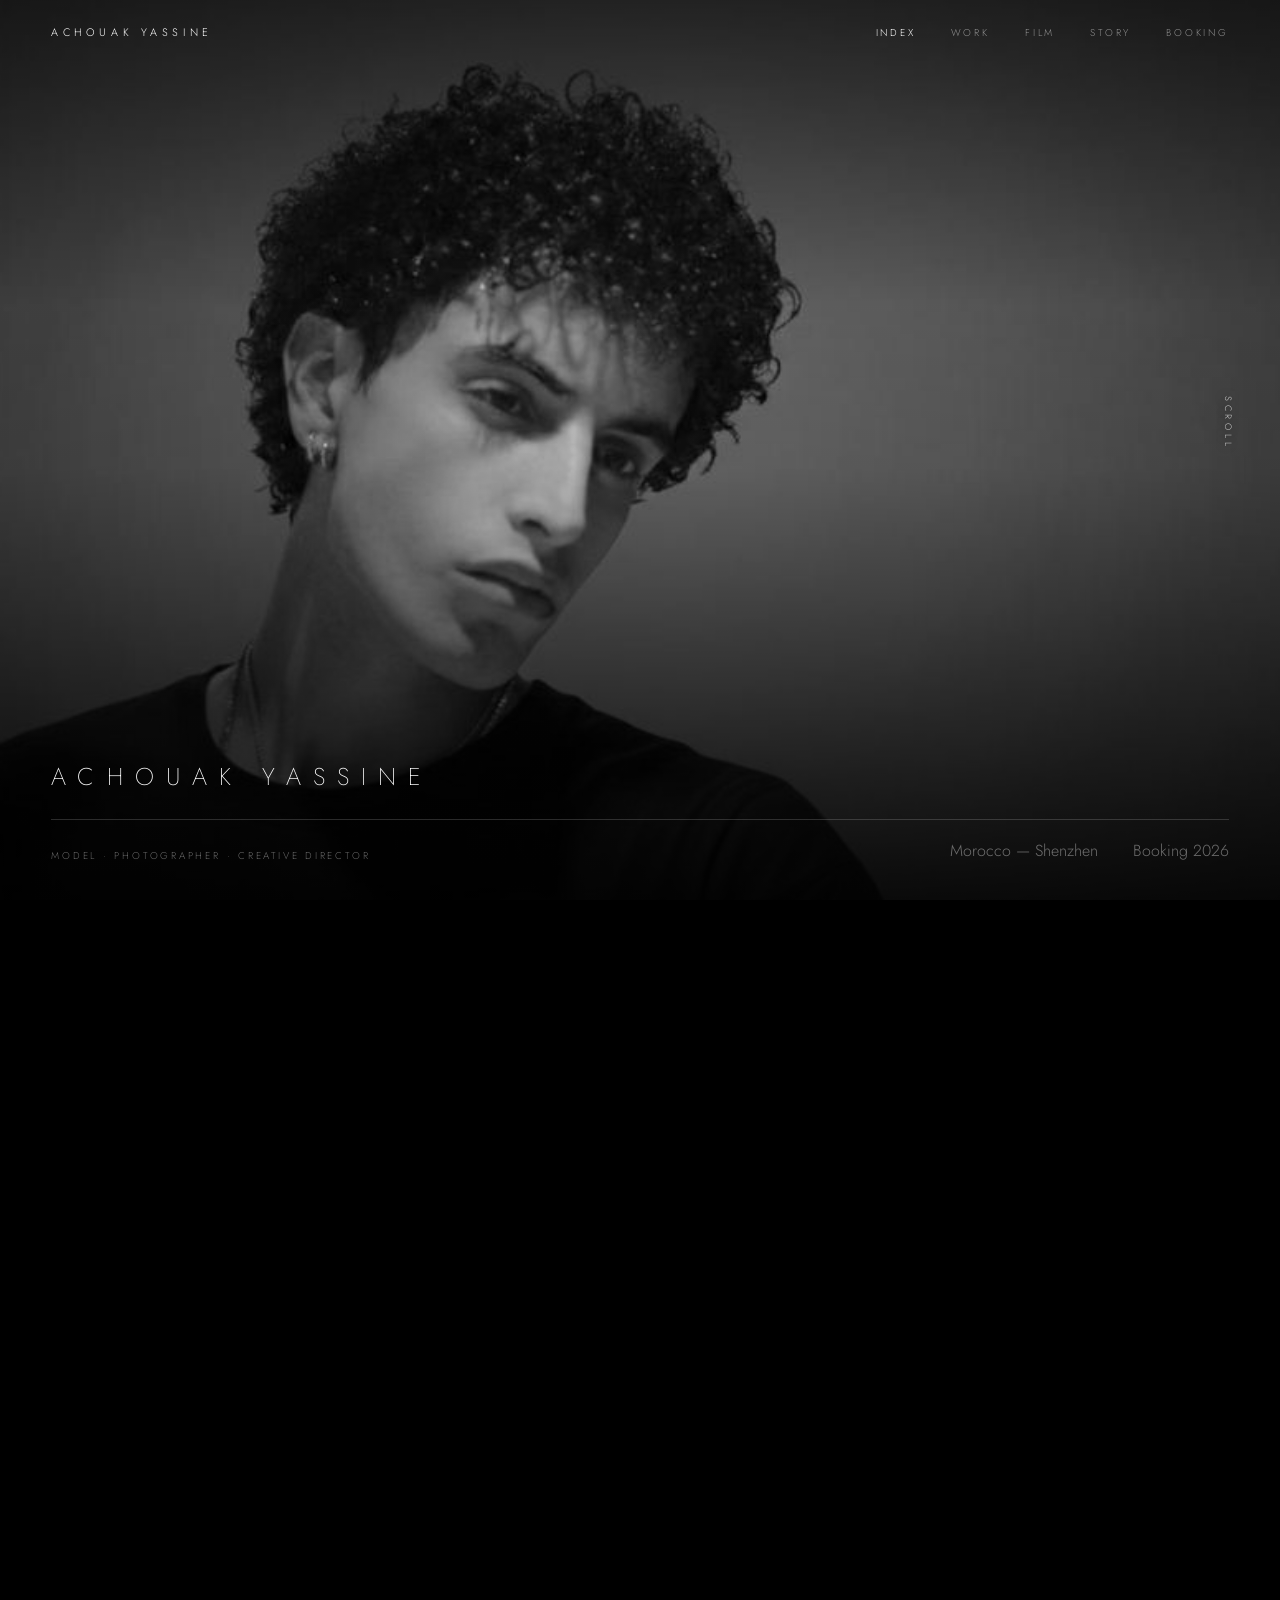
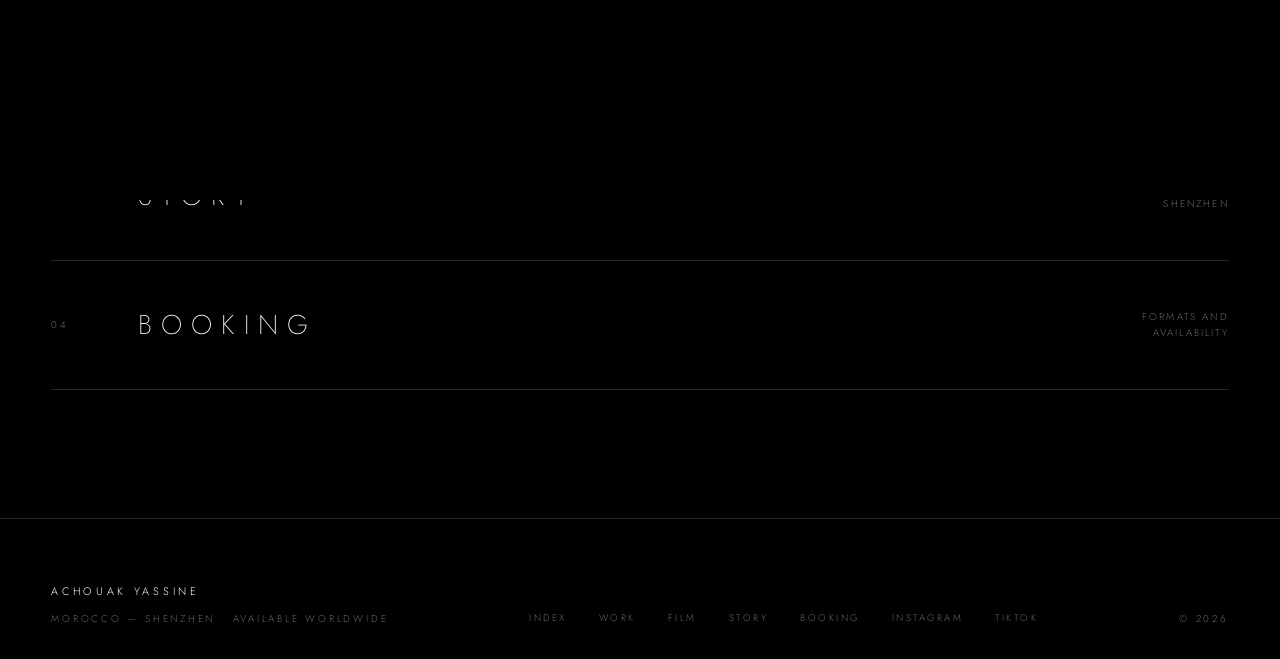
<file: index.html>
<!DOCTYPE html>
<html lang="en">
<head>
<meta charset="utf-8">
<meta name="viewport" content="width=device-width, initial-scale=1">
<title>Achouak Yassine — Model, Photographer, Creative Director</title>
<meta name="description" content="Moroccan model, photographer and creative director based in Shenzhen. Available worldwide.">
<meta name="theme-color" content="#000000">
<link rel="icon" href="data:image/svg+xml,%3Csvg xmlns='http://www.w3.org/2000/svg' viewBox='0 0 64 64'%3E%3Crect width='64' height='64' fill='%23000'/%3E%3Ctext x='32' y='41' font-family='Helvetica,sans-serif' font-size='22' letter-spacing='2' fill='%23fff' text-anchor='middle'%3EAY%3C/text%3E%3C/svg%3E">
<meta property="og:type" content="website">
<meta property="og:title" content="Achouak Yassine — Model, Photographer, Creative Director">
<meta property="og:description" content="Moroccan model, photographer and creative director based in Shenzhen. Available worldwide.">
<meta property="og:image" content="assets/photo-16.jpg">
<meta name="twitter:card" content="summary_large_image">
<link rel="preload" as="font" type="font/woff2" href="assets/fonts/jost-latin.woff2" crossorigin>
<link rel="stylesheet" href="assets/css/base.css">
</head>
<body data-page="index.html">
<a class="skip" href="#main">Skip to content</a>
<div id="curtain"><div class="cw">Achouak Yassine</div></div>
<header class="nav">
  <a class="nav__m" href="index.html" data-label="Achouak Yassine">Achouak Yassine</a>
  <nav class="nav__l" aria-label="Pages">
    <a href="index.html" aria-current="page">Index</a>
    <a href="work.html">Work</a>
    <a href="film.html">Film</a>
    <a href="story.html">Story</a>
    <a href="contact.html">Booking</a>
  </nav>
  <button id="burger" type="button" aria-label="Open menu" aria-expanded="false" aria-controls="menu"><span></span></button>
</header>
<nav id="menu" aria-label="Menu">
  <a href="index.html" data-label="Index">Index<i>01</i></a>
  <a href="work.html" data-label="Work">Work<i>02</i></a>
  <a href="film.html" data-label="Film">Film<i>03</i></a>
  <a href="story.html" data-label="Story">Story<i>04</i></a>
  <a href="contact.html" data-label="Booking">Booking<i>05</i></a>
</nav>
<div id="pre" role="status" aria-live="polite">
  <div class="n">Achouak Yassine</div>
  <div class="b"><i></i></div>
  <div class="c">000</div>
</div>
<main id="main">
<section id="stage">
  <div class="bg"><img src="assets/photo-11.jpg" alt="Achouak Yassine" width="900" height="600" fetchpriority="high" decoding="async"></div>
  <div class="veil"></div>
  <p class="scroll-c">Scroll</p>
  <div class="foot">
    <h1 class="name">Achouak Yassine</h1>
    <div class="bar">
      <p class="tr-s">Model · Photographer · Creative Director</p>
      <p class="r"><span>Morocco — Shenzhen</span><span>Booking <span data-year>2026</span></span></p>
    </div>
  </div>
</section>

<section class="sec"><div class="wrap split" data-g>
  <p class="tr-s" data-rv>Index</p>
  <div>
    <p class="stmt" data-rv>Twenty frames, two continents, <em>one way of looking.</em></p>
    <p class="body" data-rv style="margin-top:2rem">I am a Moroccan model, photographer and creative director based in Shenzhen. I work on both sides of the camera, which means I know what a shoot needs before it needs it.</p>
  </div>
</div></section>

<section class="sec" style="padding-top:0"><div class="wrap" data-g>
  <div class="chs">
    <a class="ch" href="work.html" data-label="Work" data-peek="assets/photo-00.jpg">
      <span class="num">01</span><span class="ch__t">Work</span><span class="ch__d">Twenty frames</span>
    </a>
    <a class="ch" href="film.html" data-label="Film" data-peek="assets/photo-19.jpg">
      <span class="num">02</span><span class="ch__t">Film</span><span class="ch__d">Moving images</span>
    </a>
    <a class="ch" href="story.html" data-label="Story" data-peek="assets/photo-18.jpg">
      <span class="num">03</span><span class="ch__t">Story</span><span class="ch__d">Morocco to Shenzhen</span>
    </a>
    <a class="ch" href="contact.html" data-label="Booking" data-peek="assets/photo-10.jpg">
      <span class="num">04</span><span class="ch__t">Booking</span><span class="ch__d">Formats and availability</span>
    </a>
  </div>
</div></section>
</main>
<div class="peek" id="peek" aria-hidden="true"><img alt=""></div>

<footer class="ft">
  <div>
    <p class="tr">Achouak Yassine</p>
    <p class="tr-s" style="margin-top:.6rem">Morocco — Shenzhen · Available worldwide</p>
  </div>
  <div class="ft__l">
    <a href="index.html" data-label="Index">Index</a>
    <a href="work.html" data-label="Work">Work</a>
    <a href="film.html" data-label="Film">Film</a>
    <a href="story.html" data-label="Story">Story</a>
    <a href="contact.html" data-label="Booking">Booking</a>
    <a href="https://instagram.com/yassine_achouak" target="_blank" rel="noopener noreferrer">Instagram</a>
    <a href="https://www.tiktok.com/@yassine_achouak" target="_blank" rel="noopener noreferrer">TikTok</a>
  </div>
  <p class="tr-s">&copy; <span data-year>2026</span></p>
</footer>
<script src="assets/vendor/gsap.min.js"></script>
<script src="assets/vendor/ScrollTrigger.min.js"></script>
<script src="assets/vendor/lenis.min.js"></script>
<script src="assets/js/app.js"></script>
</body>
</html>
</file>
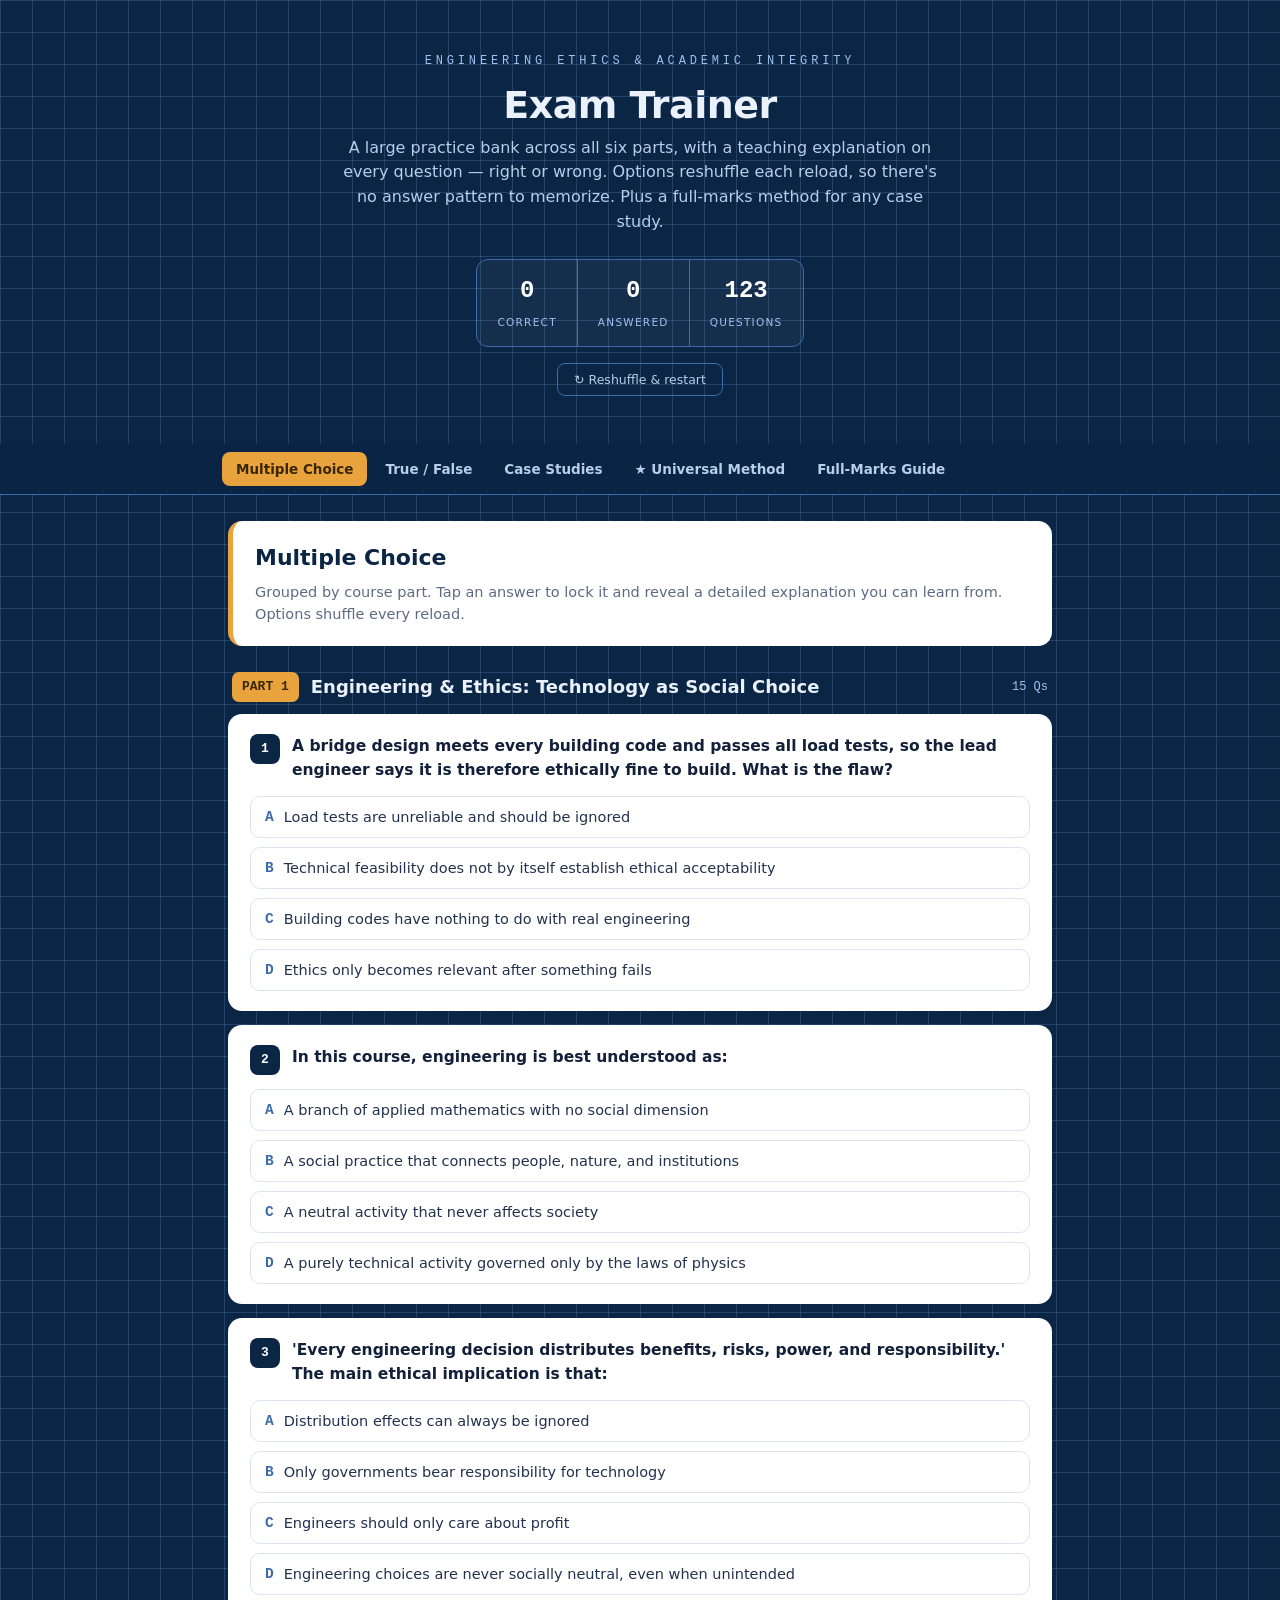
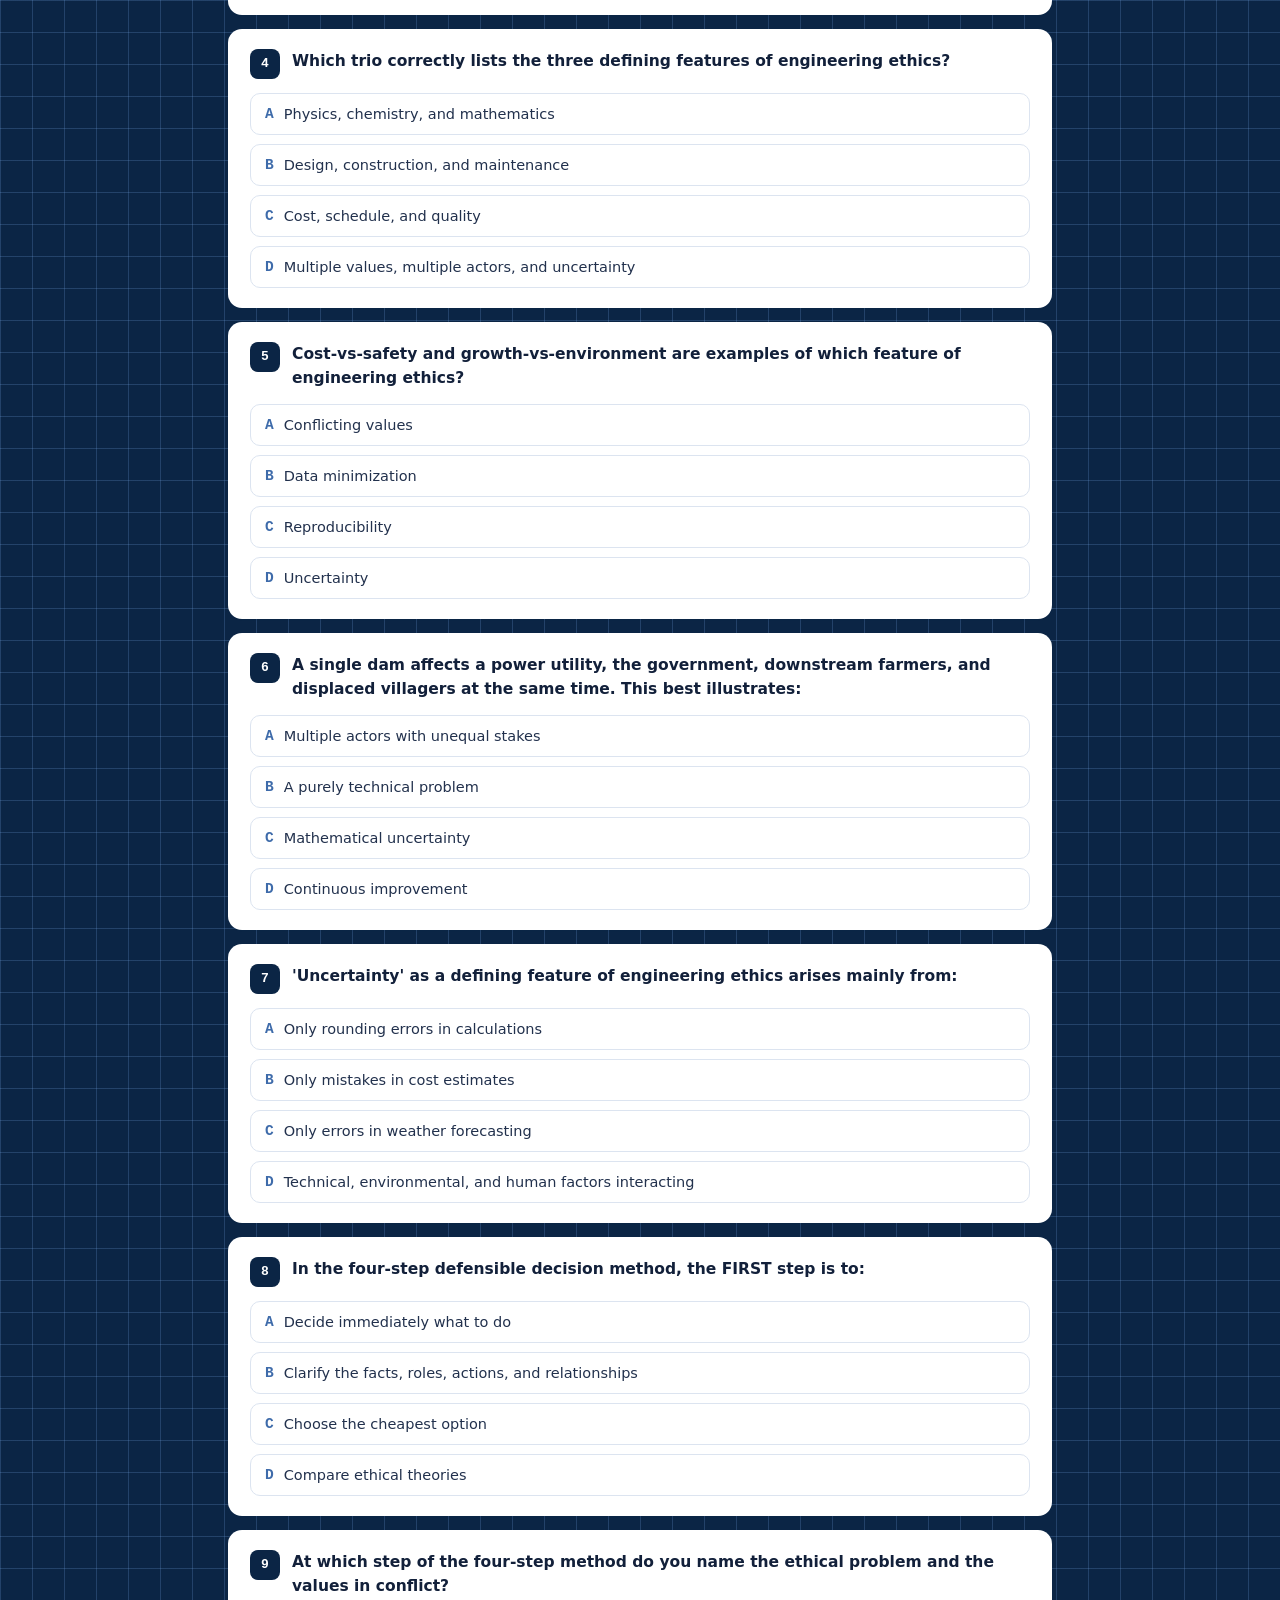
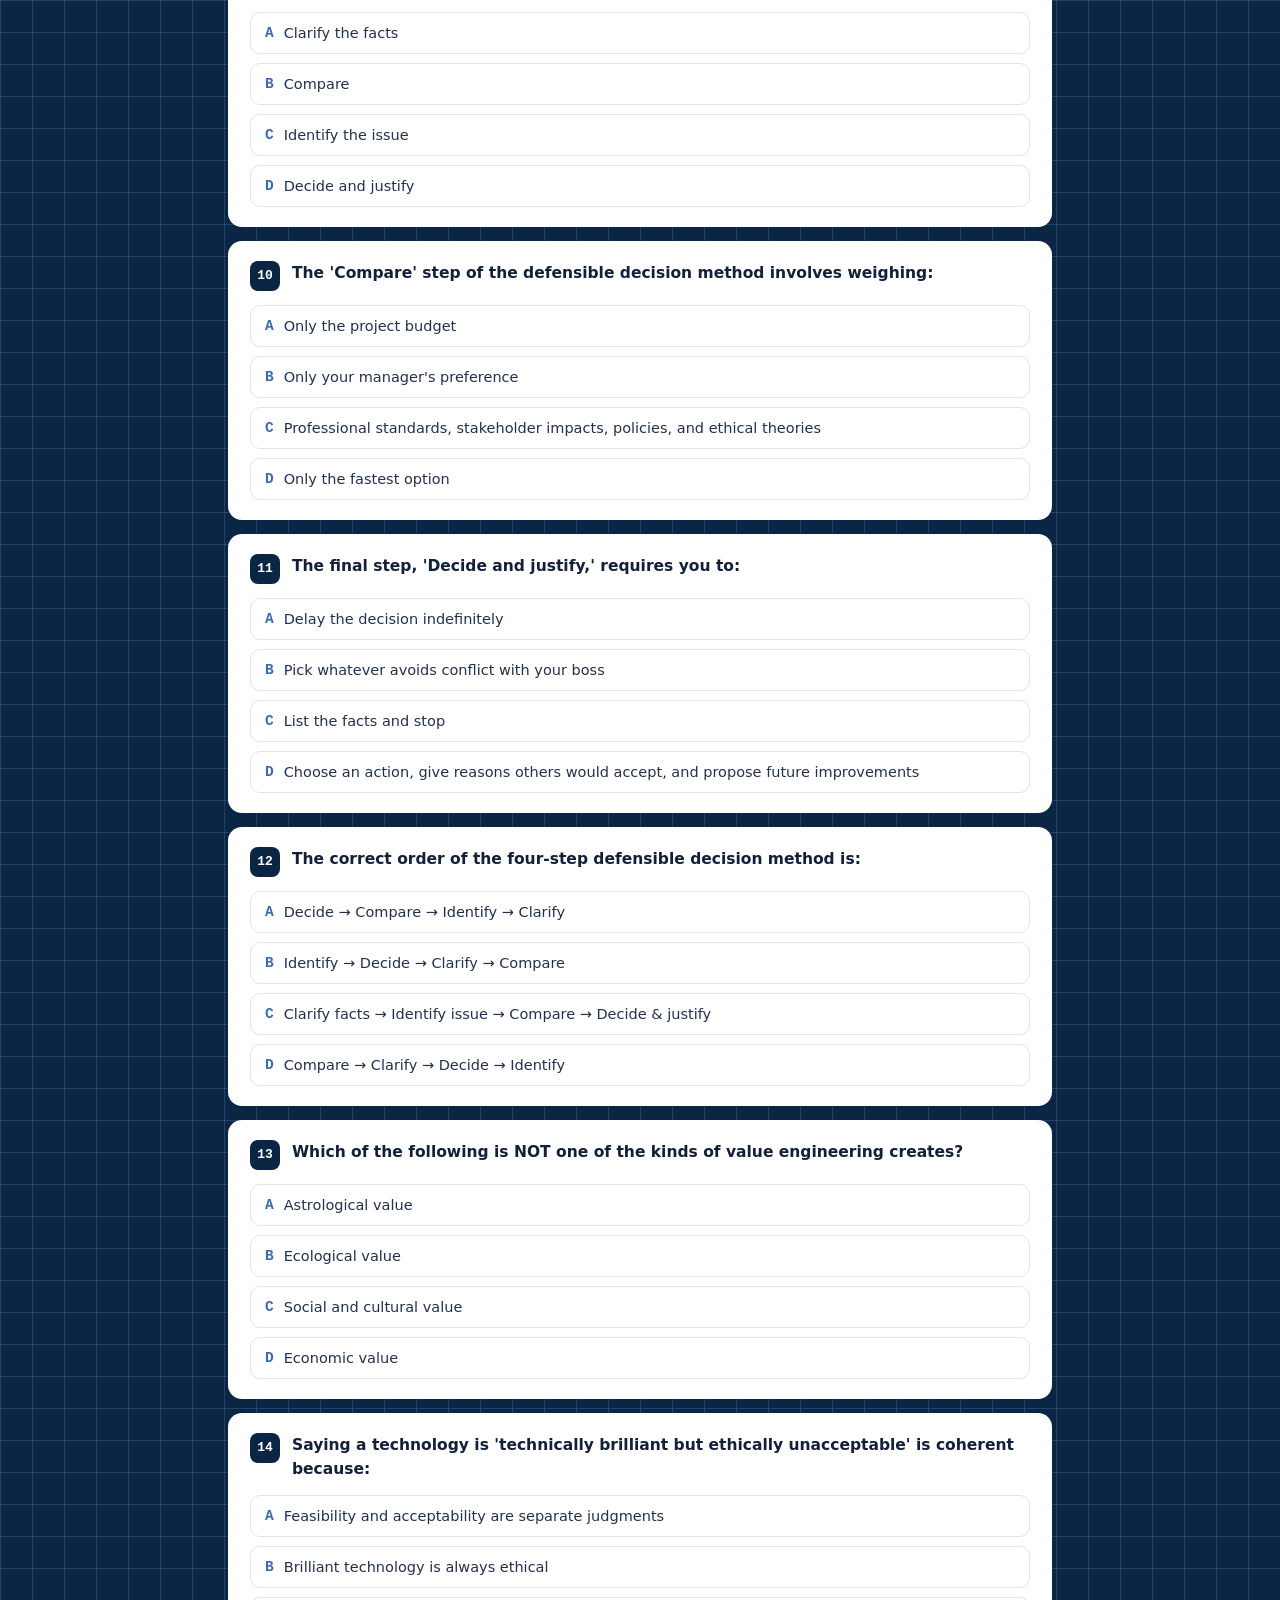
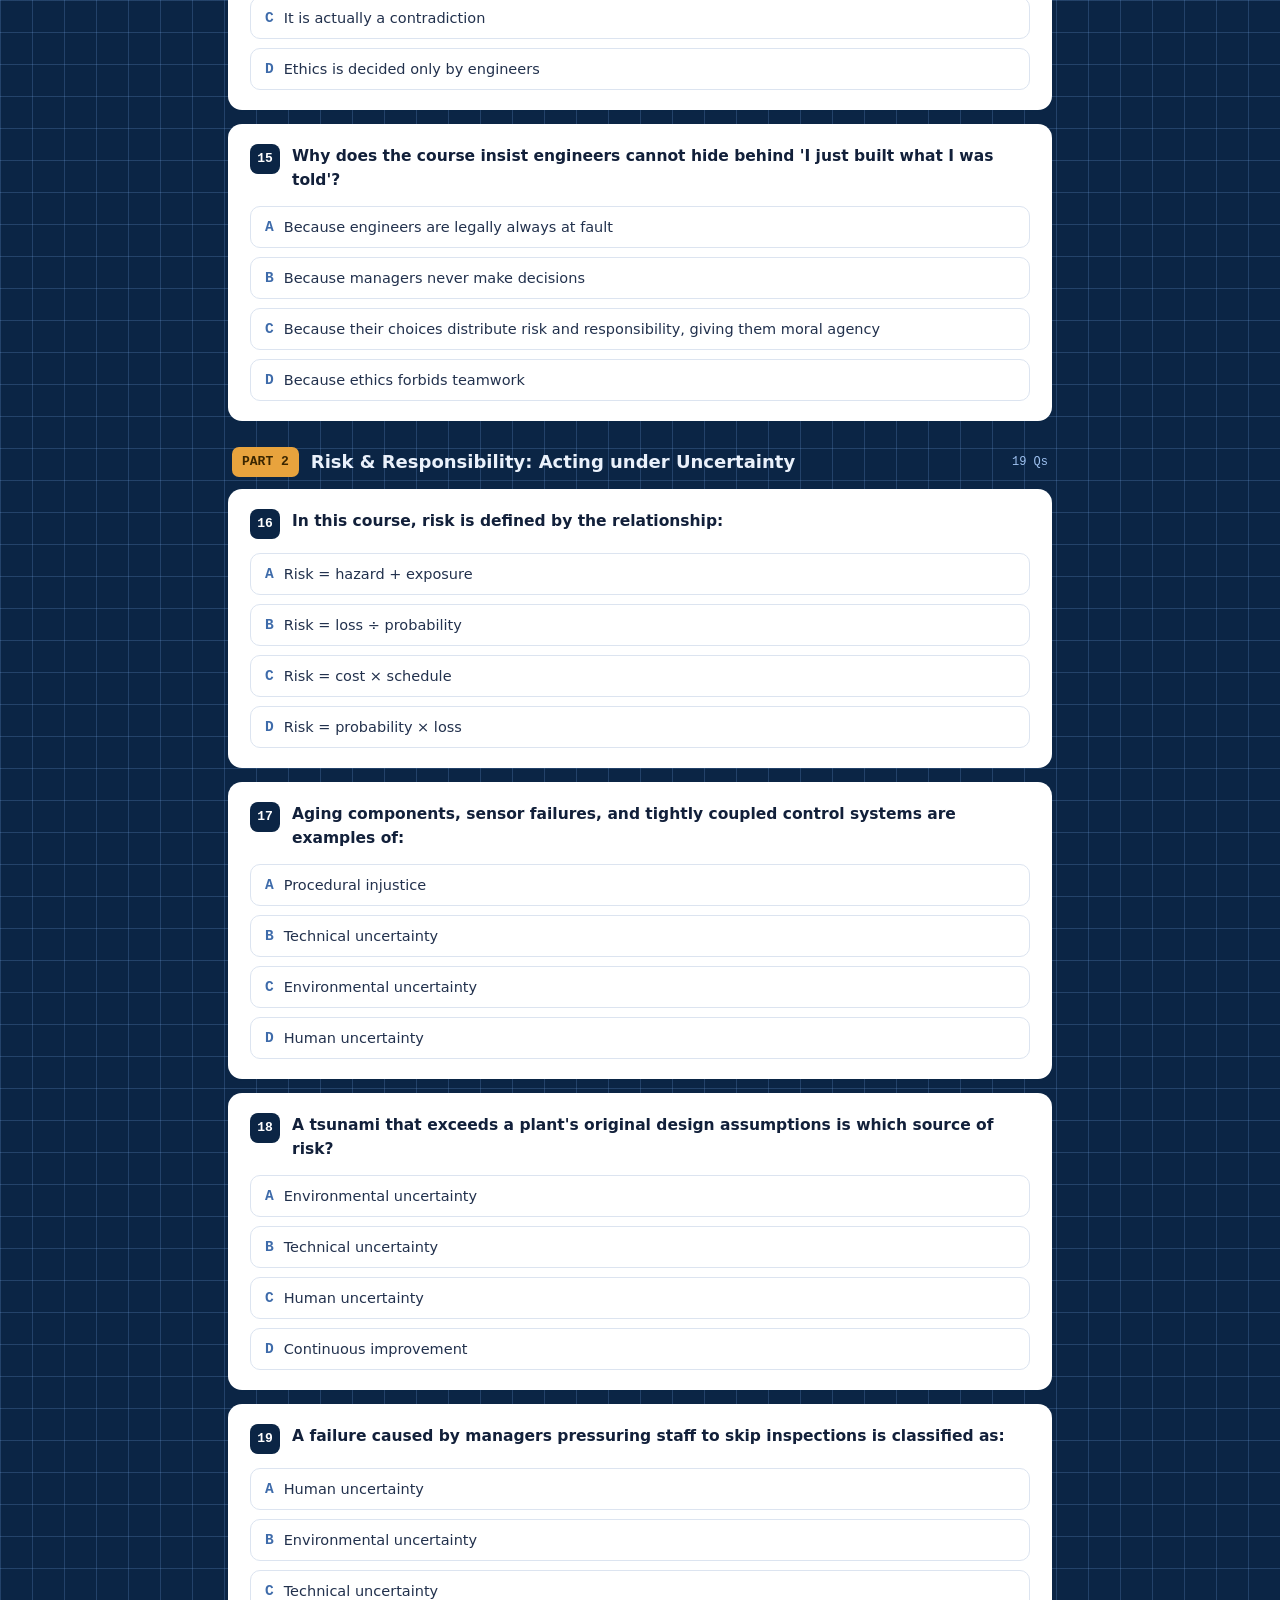
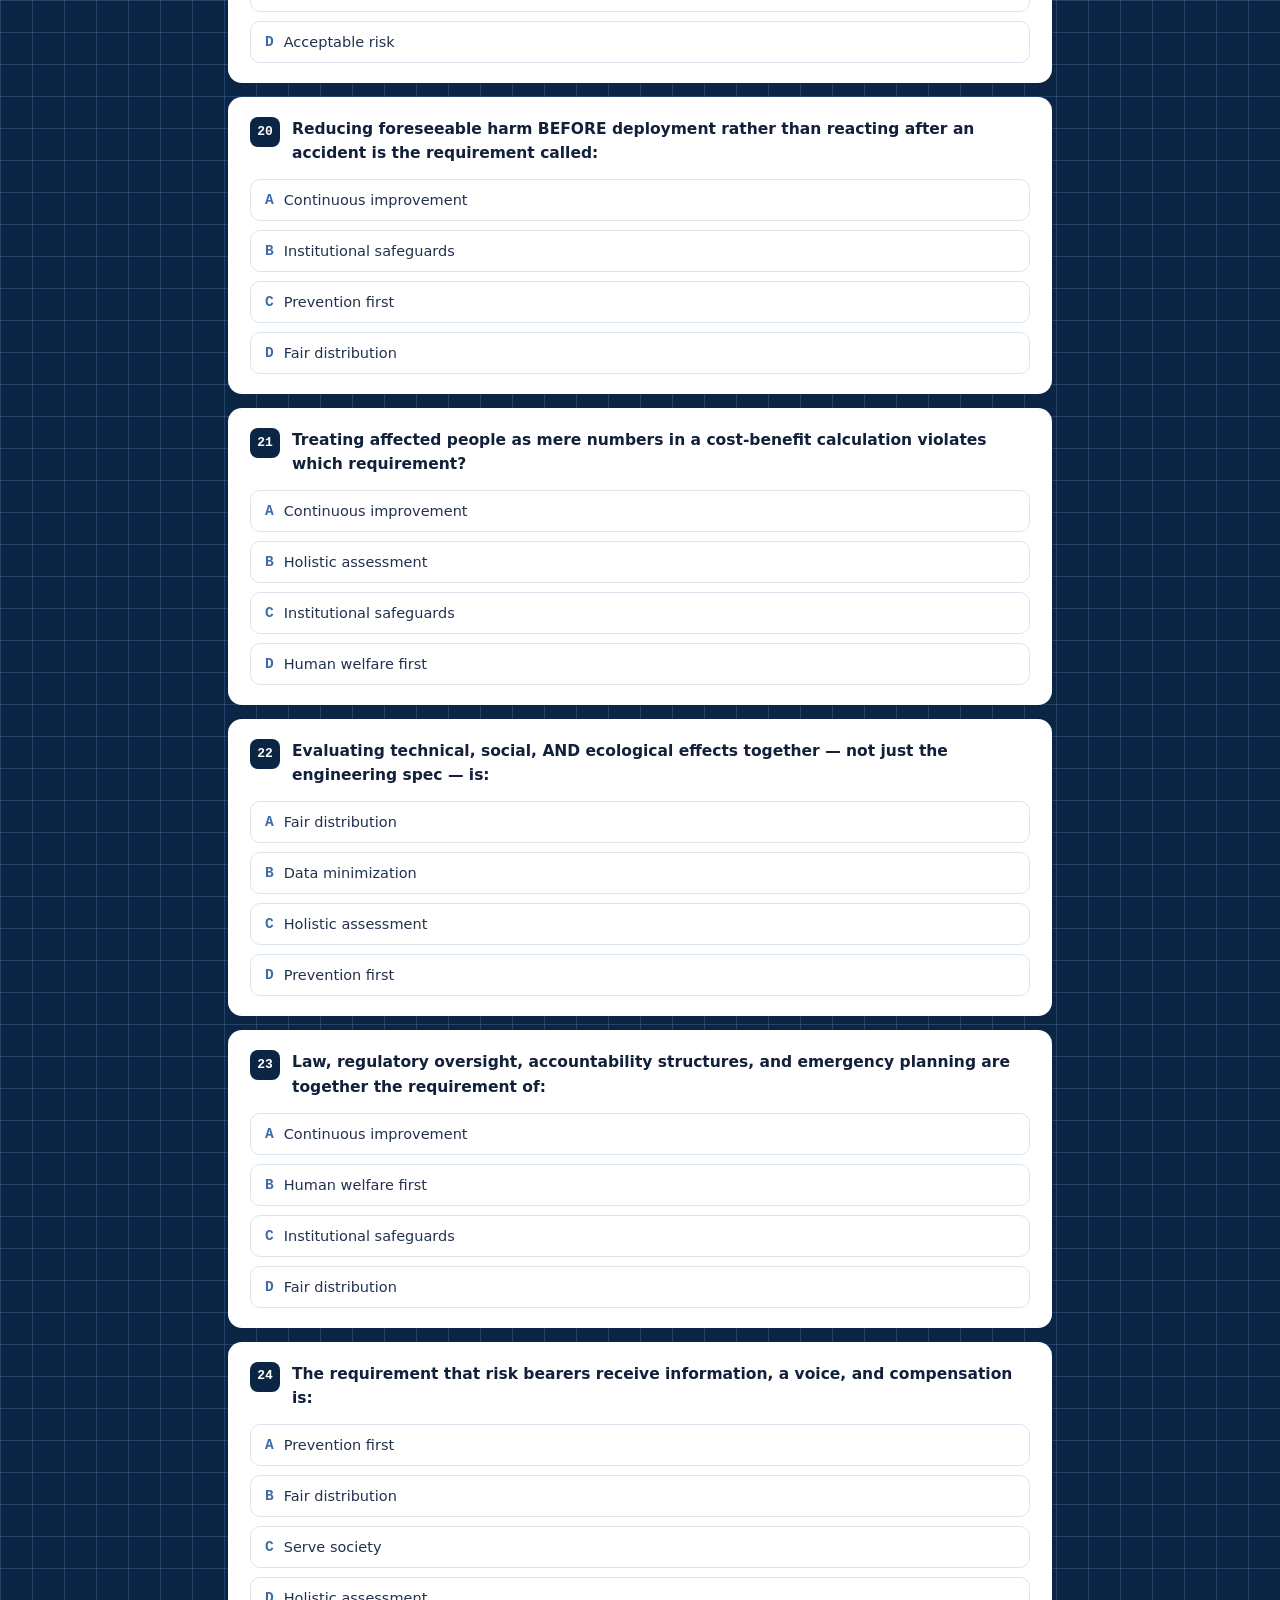
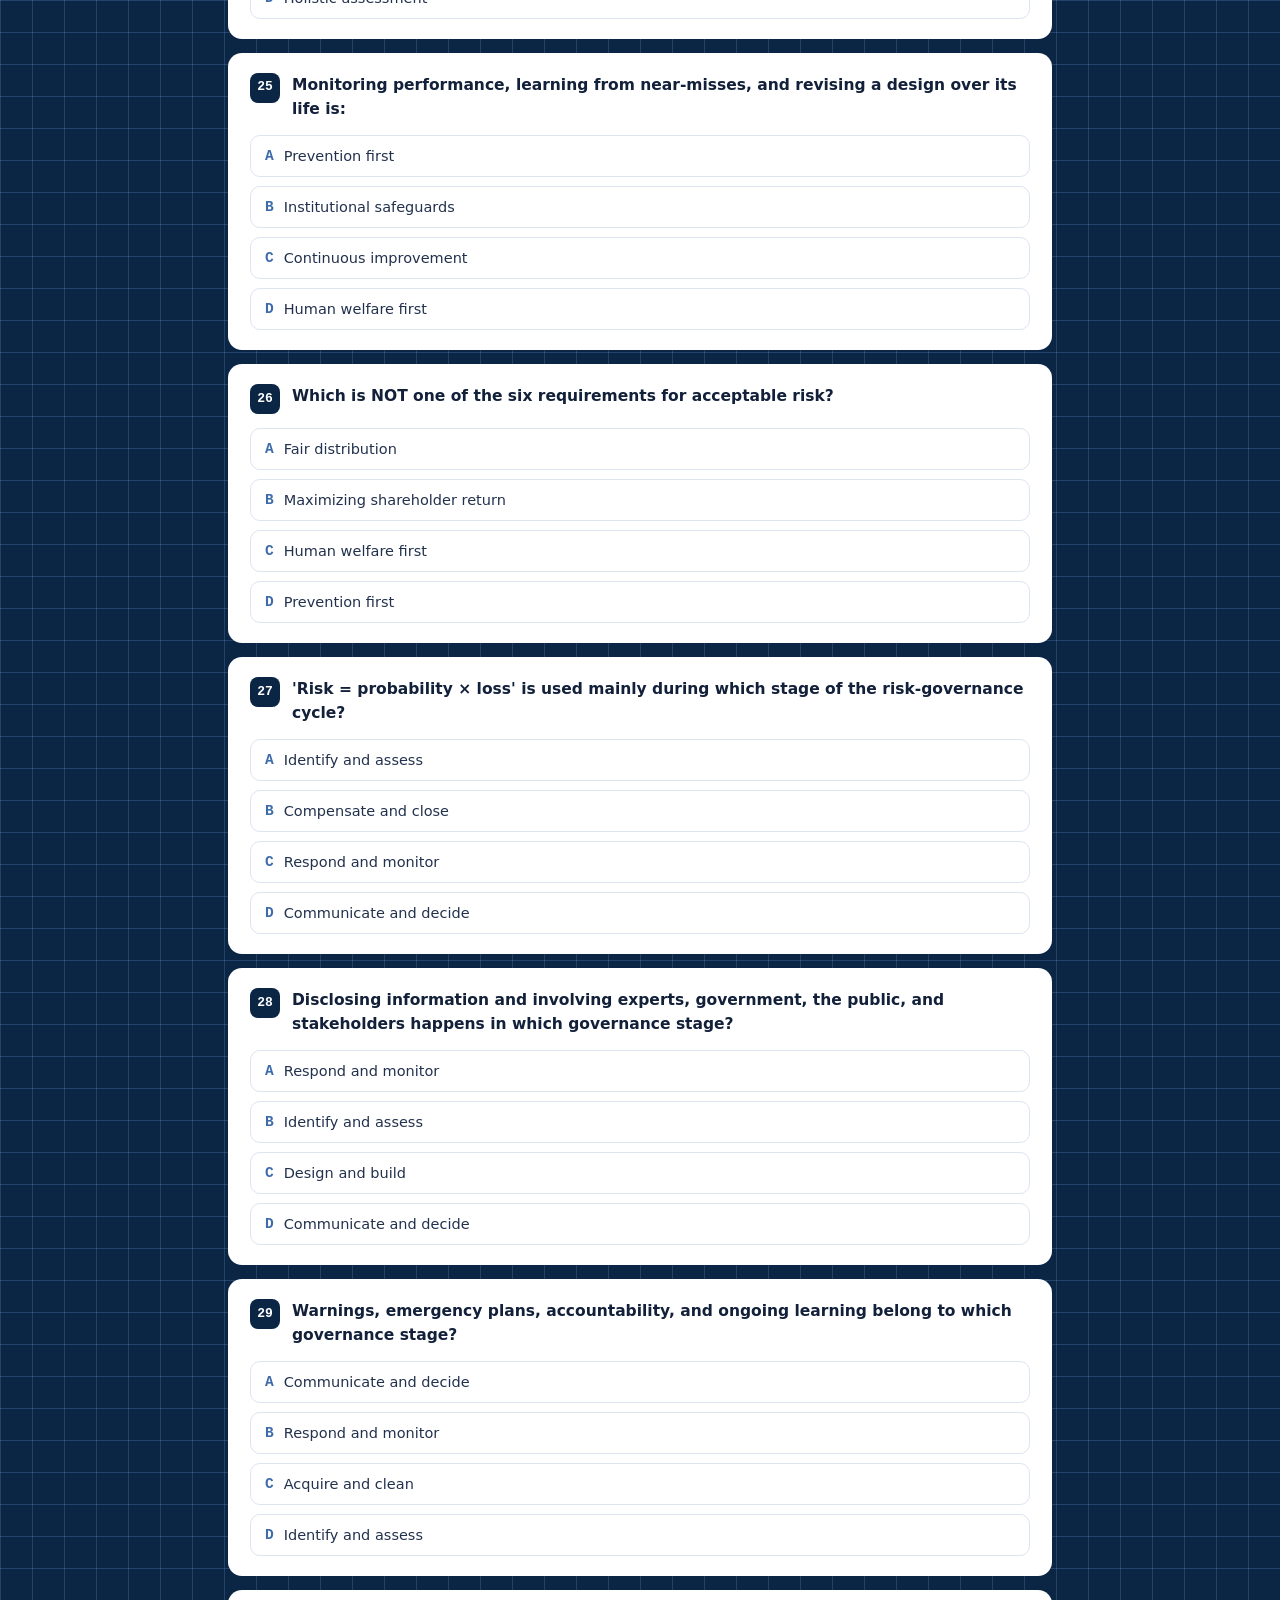
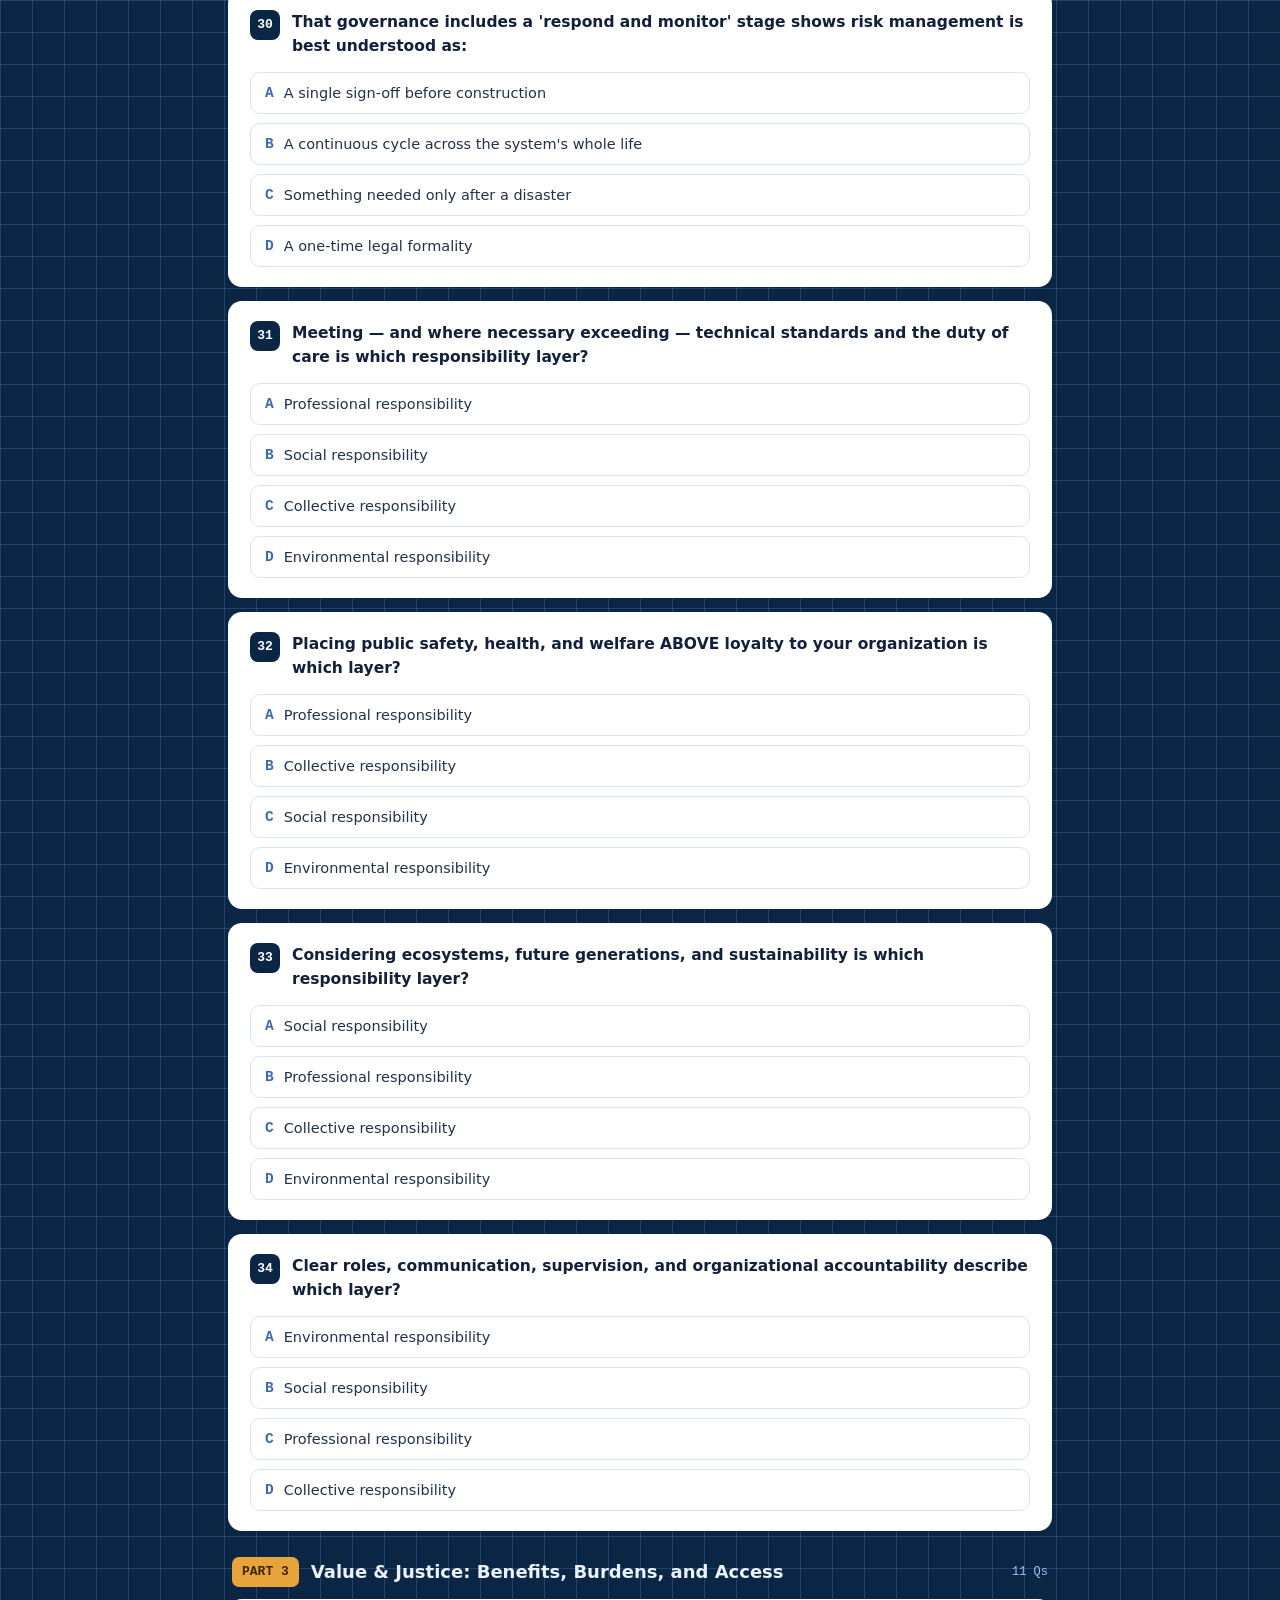
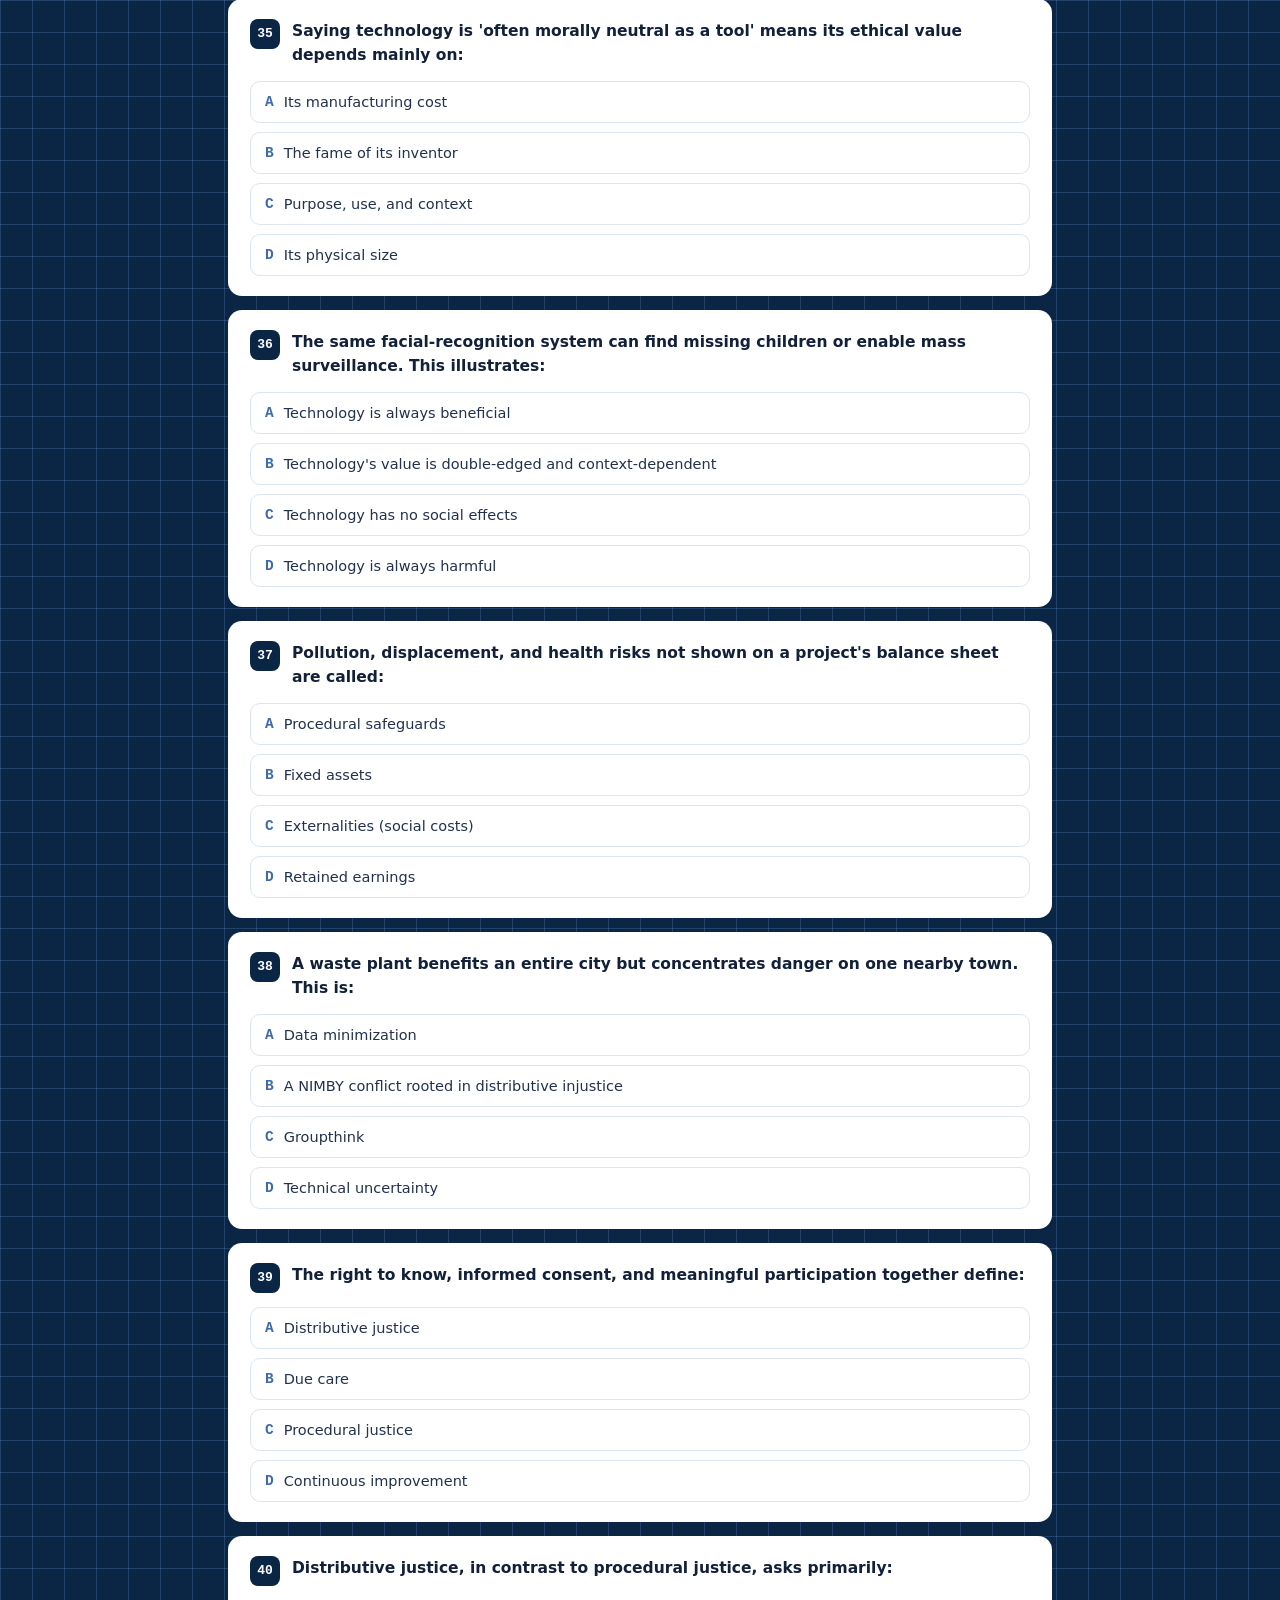
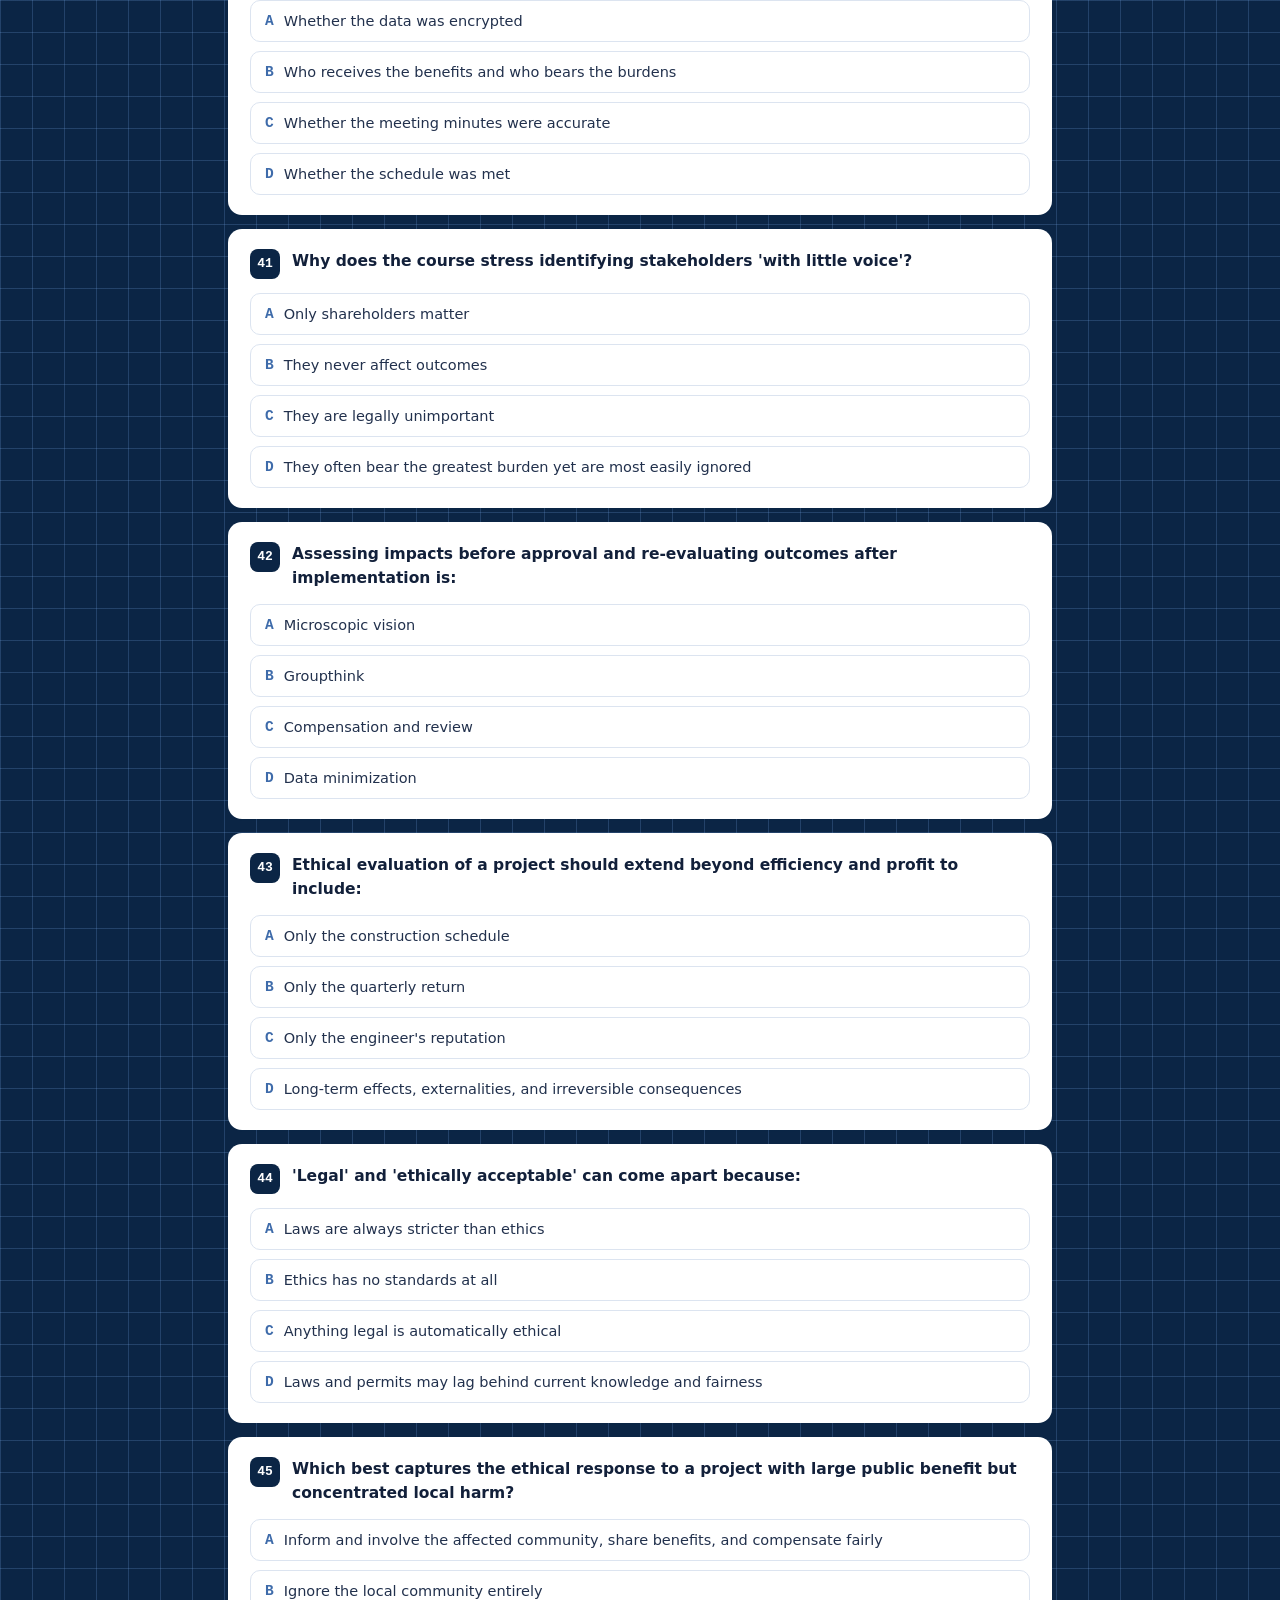
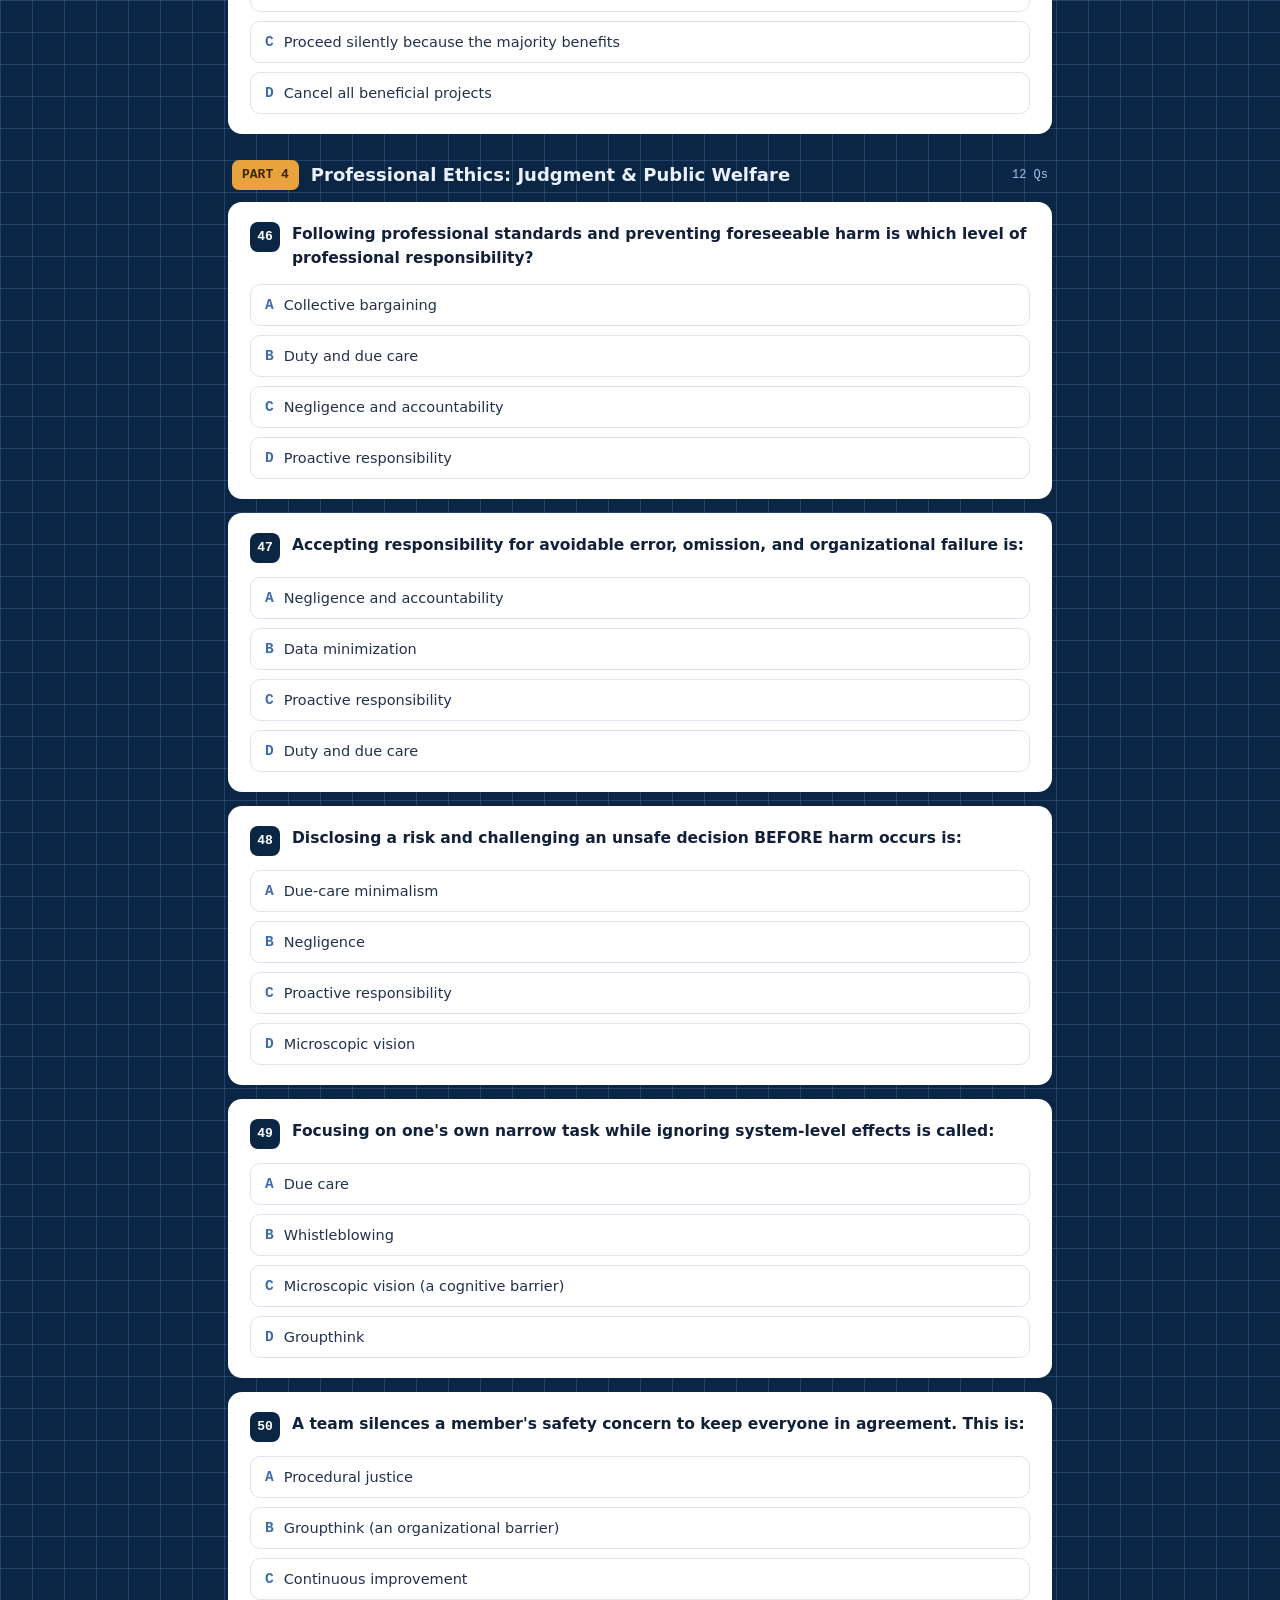
<file: ethics-trainer/index.html>
<!DOCTYPE html>
<html lang="en">
<head>
<meta charset="UTF-8">
<meta name="viewport" content="width=device-width, initial-scale=1.0">
<title>Engineering Ethics — Exam Trainer</title>
<style>
  :root{
    --ink:#0B2545;--ink2:#13315C;--line:#3E6BAA;--line-soft:rgba(120,170,235,.22);
    --card:#FFFFFF;--amber:#E8A33D;--amber-deep:#C9821B;--green:#2E7D5B;--green-soft:#E4F1EA;
    --red:#C0432E;--red-soft:#FBE7E2;--muted:#5D6B82;
  }
  *{box-sizing:border-box}
  html{scroll-behavior:smooth}
  body{margin:0;background:var(--ink);
    background-image:linear-gradient(var(--line-soft) 1px,transparent 1px),linear-gradient(90deg,var(--line-soft) 1px,transparent 1px);
    background-size:32px 32px;color:#12203a;font-family:"Segoe UI",system-ui,-apple-system,sans-serif;line-height:1.55}
  .wrap{max-width:860px;margin:0 auto;padding:0 18px 80px}
  header.hero{color:#EAF1FB;padding:52px 18px 28px;text-align:center;max-width:860px;margin:0 auto}
  .kicker{font-family:"Courier New",monospace;letter-spacing:.32em;font-size:12px;color:#9EC1F0;text-transform:uppercase;margin-bottom:14px}
  header.hero h1{font-size:38px;line-height:1.08;margin:0 0 10px;font-weight:800;letter-spacing:-.5px}
  header.hero p{color:#B9CDEC;font-size:16px;max-width:600px;margin:0 auto}
  .scoreboard{display:inline-flex;margin-top:24px;border:1px solid var(--line);border-radius:12px;overflow:hidden;background:rgba(255,255,255,.04)}
  .scoreboard div{padding:12px 20px;text-align:center;border-right:1px solid var(--line)}
  .scoreboard div:last-child{border-right:none}
  .scoreboard b{display:block;font-size:24px;color:#fff;font-family:"Courier New",monospace}
  .scoreboard span{font-size:10.5px;letter-spacing:.12em;text-transform:uppercase;color:#9EC1F0}
  .resetbtn{margin-top:16px;background:transparent;border:1px solid var(--line);color:#B9CDEC;border-radius:8px;padding:8px 16px;font-size:12.5px;cursor:pointer;font-family:inherit}
  .resetbtn:hover{background:rgba(255,255,255,.06);color:#fff}
  nav{position:sticky;top:0;z-index:20;background:rgba(11,37,69,.96);backdrop-filter:blur(6px);border-bottom:1px solid var(--line);margin-top:20px}
  nav .navin{max-width:860px;margin:0 auto;display:flex;gap:4px;padding:8px 12px;overflow-x:auto}
  nav button{white-space:nowrap;background:transparent;border:none;color:#B9CDEC;font-size:13.5px;font-weight:600;padding:9px 14px;border-radius:8px;cursor:pointer;font-family:inherit;transition:.15s}
  nav button:hover{color:#fff;background:rgba(255,255,255,.06)}
  nav button.active{background:var(--amber);color:#3a2600}
  section.panel{display:none;padding-top:26px}
  section.panel.show{display:block}
  .lead{background:var(--card);border-radius:14px;padding:20px 22px;margin-bottom:20px;border-left:5px solid var(--amber)}
  .lead h2{margin:0 0 6px;font-size:22px;color:var(--ink)}
  .lead p{margin:0;color:var(--muted);font-size:14.5px}
  .parthead{display:flex;align-items:center;gap:12px;margin:26px 4px 12px}
  .parthead .pnum{font-family:"Courier New",monospace;font-weight:800;font-size:13px;color:#3a2600;background:var(--amber);border-radius:7px;padding:5px 10px}
  .parthead h3{margin:0;color:#EAF1FB;font-size:18px;font-weight:700}
  .parthead .cnt{margin-left:auto;font-size:12px;color:#9EC1F0;font-family:"Courier New",monospace}
  .q{background:var(--card);border-radius:14px;padding:20px 22px;margin-bottom:14px;box-shadow:0 2px 0 rgba(11,37,69,.06)}
  .qhead{display:flex;gap:12px;align-items:flex-start;margin-bottom:14px}
  .qnum{flex:none;width:30px;height:30px;border-radius:8px;background:var(--ink);color:#fff;display:flex;align-items:center;justify-content:center;font-family:"Courier New",monospace;font-weight:700;font-size:13px}
  .qtext{font-size:15.5px;font-weight:600;color:#12203a}
  .opts{display:flex;flex-direction:column;gap:9px}
  .opt{text-align:left;border:1.5px solid #DCE4F0;background:#fff;border-radius:10px;padding:12px 14px;font-size:14.5px;cursor:pointer;font-family:inherit;color:#22314d;transition:.14s;display:flex;gap:10px;align-items:flex-start}
  .opt:hover:not(.locked){border-color:var(--line);background:#F7FAFF}
  .opt .lt{font-weight:700;font-family:"Courier New",monospace;color:var(--line);flex:none}
  .opt.correct{background:var(--green-soft);border-color:var(--green);color:#12492f}
  .opt.correct .lt{color:var(--green)}
  .opt.wrong{background:var(--red-soft);border-color:var(--red);color:#6e241a}
  .opt.wrong .lt{color:var(--red)}
  .opt.locked{cursor:default}
  .tf-btns{display:flex;gap:10px}
  .tf-btns .opt{flex:1;justify-content:center;font-weight:700;font-size:15px}
  .expl{margin-top:14px;padding:13px 15px;border-radius:10px;font-size:14px;display:none;background:#F1F5FB;border-left:4px solid var(--line);line-height:1.6}
  .expl.show{display:block}
  .expl .verdict{font-weight:800;text-transform:uppercase;letter-spacing:.08em;font-size:12px;margin-bottom:5px;font-family:"Courier New",monospace}
  .expl.right .verdict{color:var(--green)}
  .expl.rong .verdict{color:var(--red)}
  .case{background:var(--card);border-radius:14px;padding:22px 24px;margin-bottom:18px}
  .case .clabel{font-family:"Courier New",monospace;font-size:11px;letter-spacing:.16em;text-transform:uppercase;color:var(--amber-deep);font-weight:700;margin-bottom:6px}
  .case h3{margin:0 0 10px;font-size:19px;color:var(--ink)}
  .case .scenario{font-size:14.8px;color:#22314d;margin-bottom:14px}
  .reveal-btn{background:var(--ink);color:#fff;border:none;border-radius:9px;padding:11px 20px;font-size:14px;font-weight:600;cursor:pointer;font-family:inherit;transition:.15s}
  .reveal-btn:hover{background:var(--ink2)}
  .model{display:none;margin-top:18px;border-top:1px dashed #C6D2E6;padding-top:16px}
  .model.show{display:block}
  .model .step{margin-bottom:13px}
  .model .step .st{font-family:"Courier New",monospace;font-size:11px;letter-spacing:.1em;text-transform:uppercase;color:var(--line);font-weight:700;margin-bottom:3px}
  .model .step p{margin:0;font-size:14px;color:#26364f;line-height:1.6}
  .strat-hero{background:linear-gradient(135deg,var(--ink),var(--ink2));color:#EAF1FB;border-radius:16px;padding:26px;margin-bottom:22px}
  .strat-hero h2{margin:0 0 8px;font-size:24px}
  .strat-hero p{margin:0;color:#B9CDEC;font-size:14.5px}
  .flow{counter-reset:step}
  .flowstep{background:var(--card);border-radius:13px;padding:18px 20px 18px 62px;margin-bottom:12px;position:relative}
  .flowstep::before{counter-increment:step;content:counter(step);position:absolute;left:16px;top:18px;width:32px;height:32px;background:var(--amber);color:#3a2600;border-radius:9px;display:flex;align-items:center;justify-content:center;font-weight:800;font-family:"Courier New",monospace;font-size:16px}
  .flowstep h4{margin:0 0 5px;font-size:16px;color:var(--ink)}
  .flowstep p{margin:0 0 6px;font-size:14px;color:#26364f}
  .flowstep .ask{font-size:13.5px;color:var(--muted);font-style:italic}
  .callout{background:var(--green-soft);border-radius:13px;padding:18px 20px;margin:20px 0;border-left:5px solid var(--green)}
  .callout h4{margin:0 0 8px;color:#1c5a3c;font-size:16px}
  .callout ul{margin:0;padding-left:20px;font-size:14px;color:#1f4736}
  .callout li{margin-bottom:6px}
  .warnbox{background:var(--red-soft);border-radius:13px;padding:18px 20px;margin:20px 0;border-left:5px solid var(--red)}
  .warnbox h4{margin:0 0 8px;color:#8a2f20;font-size:16px}
  .warnbox ul{margin:0;padding-left:20px;font-size:14px;color:#6e241a}
  .warnbox li{margin-bottom:6px}
  .gstep{background:var(--card);border-radius:12px;padding:15px 18px;margin-bottom:10px;border-left:4px solid var(--amber)}
  .gstep h4{margin:0 0 4px;font-size:15px;color:var(--ink)}
  .gstep p{margin:0;font-size:14px;color:#26364f}
  footer{text-align:center;color:#7f95b8;font-size:12.5px;padding:30px 18px 10px}
  @media(max-width:560px){header.hero h1{font-size:29px}.scoreboard div{padding:10px 12px}}
</style>
</head>
<body>
<header class="hero">
  <div class="kicker">Engineering Ethics &amp; Academic Integrity</div>
  <h1>Exam Trainer</h1>
  <p>A large practice bank across all six parts, with a teaching explanation on every question — right or wrong. Options reshuffle each reload, so there's no answer pattern to memorize. Plus a full-marks method for any case study.</p>
  <div class="scoreboard">
    <div><b id="scoreCorrect">0</b><span>Correct</span></div>
    <div><b id="scoreAnswered">0</b><span>Answered</span></div>
    <div><b id="scoreTotal">0</b><span>Questions</span></div>
  </div>
  <br><button class="resetbtn" onclick="location.reload()">↻ Reshuffle &amp; restart</button>
</header>
<nav><div class="navin">
  <button class="active" data-tab="mcq">Multiple Choice</button>
  <button data-tab="tf">True / False</button>
  <button data-tab="cases">Case Studies</button>
  <button data-tab="strategy">★ Universal Method</button>
  <button data-tab="fullmarks">Full-Marks Guide</button>
</div></nav>
<div class="wrap">
  <section class="panel show" id="mcq">
    <div class="lead"><h2>Multiple Choice</h2><p>Grouped by course part. Tap an answer to lock it and reveal a detailed explanation you can learn from. Options shuffle every reload.</p></div>
    <div id="mcqList"></div>
  </section>
  <section class="panel" id="tf">
    <div class="lead"><h2>True / False</h2><p>Grouped by course part. Each answer includes the full reasoning so a wrong guess still teaches the concept.</p></div>
    <div id="tfList"></div>
  </section>
  <section class="panel" id="cases">
    <div class="lead"><h2>Case Studies</h2><p>Ten cases spanning the whole syllabus. Draft your own answer with the Universal Method, then reveal the model analysis to compare.</p></div>
    <div id="caseList"></div>
  </section>
  <section class="panel" id="strategy">
    <div class="strat-hero"><h2>The Universal Case Method</h2><p>Every case on this exam — whatever the topic — yields to the same six-move sequence. Memorise the moves, not the cases.</p></div>
    <div class="flow" id="flowSteps"></div>
    <div class="callout"><h4>✓ Reusable moves that earn points in almost any case</h4><ul>
      <li><b>Put public welfare first.</b> When any duty conflicts with employer loyalty, public safety, health, and welfare win — say it explicitly.</li>
      <li><b>Name both kinds of justice.</b> Distributive (benefits vs. burdens) and procedural (was the process fair, informed, participatory).</li>
      <li><b>Diagnose failure at three levels.</b> Personal, cognitive, organizational barriers — then fix each.</li>
      <li><b>Count the externalities.</b> Pollution, displacement, long-term and irreversible effects off the balance sheet.</li>
      <li><b>Always end with prevention.</b> Personal + organizational + institutional causes, a policy with owners and triggers, and how you'd implement it.</li>
      <li><b>Drop the vocabulary:</b> risk = probability × loss, informed consent, data minimization, due care, FFP, duty of care, digital divide.</li>
    </ul></div>
    <div class="warnbox"><h4>✗ Traps that lose points</h4><ul>
      <li>"It's technically fine, so it's acceptable." Feasibility never equals acceptability.</li>
      <li>Choosing a side before weighing the conflicting values.</li>
      <li>Stopping at "report it" without naming the channel and the fallback (escalate to the regulator).</li>
      <li>Forgetting the people with no voice — usually the point of the case.</li>
      <li>Ending with no prevention or policy. A case answer that doesn't look forward is incomplete.</li>
    </ul></div>
    <div class="callout" style="background:#EBF1FA;border-left-color:var(--line)"><h4 style="color:var(--ink2)">One-line memory hook</h4>
      <ul style="color:var(--ink2)"><li style="list-style:none;font-size:15px"><b>F-S-C-P-D-P:</b> Facts → Stakeholders → Conflict → Principles → Decision → Prevention.</li></ul></div>
  </section>
  <section class="panel" id="fullmarks">
    <div class="strat-hero"><h2>How to Study &amp; Score Full Marks</h2><p>Two things win case marks: preparing the right way, and structuring the answer the way the rubric rewards. Here is both.</p></div>
    <h3 style="color:#EAF1FB;margin:6px 4px 12px">Part A — How to study case studies</h3>
    <div id="guideStudy"></div>
    <h3 style="color:#EAF1FB;margin:24px 4px 12px">Part B — How to write a full-marks answer</h3>
    <div id="guideAnswer"></div>
    <div class="callout"><h4>The 6-line answer skeleton (write this every time)</h4><ul>
      <li><b>Line 1 — Conflict:</b> "This case pits ___ against ___."</li>
      <li><b>Line 2 — Facts &amp; roles:</b> what happened; who holds knowledge/power; what's hidden.</li>
      <li><b>Line 3 — Stakeholders:</b> who benefits, who bears the burden, who has no voice.</li>
      <li><b>Line 4 — Principles:</b> name the framework(s) with exact vocabulary.</li>
      <li><b>Line 5 — Decision:</b> the defensible action + fallback (regulator) + public welfare first.</li>
      <li><b>Line 6 — Prevention:</b> causes at 3 levels + one enforceable policy with an owner.</li>
    </ul></div>
  </section>
</div>
<footer>Built from your course summary · Score resets on reload · Not affiliated with your instructor</footer>
<script>

/* ============================================================
   ENGINEERING ETHICS & ACADEMIC INTEGRITY — FULL QUESTION BANK
   Option index 0 is always the correct answer (shuffled at render).
   Explanations are written to TEACH the concept, not just mark it.
   ============================================================ */

const PARTS=[
 "Engineering &amp; Ethics: Technology as Social Choice",
 "Risk &amp; Responsibility: Acting under Uncertainty",
 "Value &amp; Justice: Benefits, Burdens, and Access",
 "Professional Ethics: Judgment &amp; Public Welfare",
 "Data Ethics: Rights, Bias, Security, Governance",
 "Decision-Making &amp; Integrity: Building Trust"
];

const MCQ=[
/* ================= PART 1 ================= */
{p:0,q:"A bridge design meets every building code and passes all load tests, so the lead engineer says it is therefore ethically fine to build. What is the flaw?",
 o:["Technical feasibility does not by itself establish ethical acceptability",
    "Building codes have nothing to do with real engineering",
    "Load tests are unreliable and should be ignored",
    "Ethics only becomes relevant after something fails"],
 e:"This is THE central claim of the whole course. Meeting codes and passing tests shows the design is technically feasible — it will stand up. But 'can it be built safely?' is a different question from 'should it be built, here, this way, for these people?' Ethical acceptability also requires asking who benefits, who bears the risk, whether they consented, and what the long-term and irreversible effects are. Feasibility is necessary but never sufficient."},
{p:0,q:"In this course, engineering is best understood as:",
 o:["A social practice that connects people, nature, and institutions",
    "A purely technical activity governed only by the laws of physics",
    "A branch of applied mathematics with no social dimension",
    "A neutral activity that never affects society"],
 e:"Engineering is framed as a SOCIAL PRACTICE, not just a technical one. Every project links human beings, the natural environment, and institutions (companies, governments, regulators). Because it reshapes how people live and who is exposed to what, it is unavoidably bound up with values, power, and responsibility — which is exactly why it needs ethics."},
{p:0,q:"'Every engineering decision distributes benefits, risks, power, and responsibility.' The main ethical implication is that:",
 o:["Engineering choices are never socially neutral, even when unintended",
    "Engineers should only care about profit",
    "Only governments bear responsibility for technology",
    "Distribution effects can always be ignored"],
 e:"Because a single design decision hands benefits to some groups and risks to others — and concentrates power and responsibility in particular hands — no engineering choice is socially 'neutral.' Even when nobody intends harm, the distribution itself has moral weight. Recognising this is the first step toward taking responsibility for who wins and who loses."},
{p:0,q:"Which trio correctly lists the three defining features of engineering ethics?",
 o:["Multiple values, multiple actors, and uncertainty",
    "Cost, schedule, and quality",
    "Design, construction, and maintenance",
    "Physics, chemistry, and mathematics"],
 e:"These three features are why engineering ethics is hard. (1) Multiple values — economic, scientific, political, social, cultural, ecological goals that pull in different directions. (2) Multiple actors — engineers, firms, governments, users, communities, all affected unequally. (3) Uncertainty — you can never fully predict technical, environmental, and human consequences. Cost/schedule/quality is a project-management triangle, not the ethics features."},
{p:0,q:"Cost-vs-safety and growth-vs-environment are examples of which feature of engineering ethics?",
 o:["Conflicting values",
    "Uncertainty",
    "Reproducibility",
    "Data minimization"],
 e:"They illustrate the 'multiple values in conflict' feature. Engineering serves economic, social, ecological, political, cultural, and scientific goals at once, and these routinely collide — cheaper vs. safer, faster growth vs. protecting the environment. Ethics is needed precisely because you cannot maximise all values simultaneously and must justify the trade-off."},
{p:0,q:"A single dam affects a power utility, the government, downstream farmers, and displaced villagers at the same time. This best illustrates:",
 o:["Multiple actors with unequal stakes",
    "A purely technical problem",
    "Mathematical uncertainty",
    "Continuous improvement"],
 e:"This is the 'multiple actors' feature. One project touches many parties who have very different amounts of power and very different exposure to benefit and harm. The displaced villagers often have the least voice yet bear the most burden — which is why identifying all affected actors, especially the voiceless, is a core ethical skill."},
{p:0,q:"'Uncertainty' as a defining feature of engineering ethics arises mainly from:",
 o:["Technical, environmental, and human factors interacting",
    "Only rounding errors in calculations",
    "Only errors in weather forecasting",
    "Only mistakes in cost estimates"],
 e:"Uncertainty is broad: technical factors (component failure, unforeseen interactions), environmental factors (extreme events beyond design assumptions), and human factors (error, misuse, organizational pressure) all make outcomes impossible to predict perfectly. Because you must act despite not knowing everything, prudence, safety margins, and monitoring become ethical duties."},
{p:0,q:"In the four-step defensible decision method, the FIRST step is to:",
 o:["Clarify the facts, roles, actions, and relationships",
    "Decide immediately what to do",
    "Compare ethical theories",
    "Choose the cheapest option"],
 e:"Step 1 is Clarify Facts. Before you can judge anything you must establish what actually happened, who did what, who holds power and knowledge, and how the parties relate. Jumping to a decision before the facts are clear is the most common way case answers go wrong. Facts first, judgement later."},
{p:0,q:"At which step of the four-step method do you name the ethical problem and the values in conflict?",
 o:["Identify the issue",
    "Clarify the facts",
    "Compare",
    "Decide and justify"],
 e:"Step 2, Identify the Issue, is where you state precisely what the ethical problem is and which values are colliding (e.g., 'public safety vs. schedule pressure'). Naming the conflict sharply is what turns a vague 'this feels wrong' into an analysable problem you can then compare options against."},
{p:0,q:"The 'Compare' step of the defensible decision method involves weighing:",
 o:["Professional standards, stakeholder impacts, policies, and ethical theories",
    "Only the project budget",
    "Only your manager's preference",
    "Only the fastest option"],
 e:"Step 3, Compare, is the analytical heart. You weigh the options against professional standards and codes, the impacts on each stakeholder, relevant laws and policies, and ethical theories (consequences, duties, rights, fairness). Comparing across all of these — not just one lens — is what makes the eventual decision defensible."},
{p:0,q:"The final step, 'Decide and justify,' requires you to:",
 o:["Choose an action, give reasons others would accept, and propose future improvements",
    "List the facts and stop",
    "Pick whatever avoids conflict with your boss",
    "Delay the decision indefinitely"],
 e:"Step 4 is Decide & Justify. You commit to an action, explain the reasoning so that a reasonable outsider could accept it (public defensibility), and — crucially — propose how to prevent the problem in future. A decision without justification and without a forward-looking fix is incomplete by this method's standard."},
{p:0,q:"The correct order of the four-step defensible decision method is:",
 o:["Clarify facts → Identify issue → Compare → Decide &amp; justify",
    "Decide → Compare → Identify → Clarify",
    "Identify → Decide → Clarify → Compare",
    "Compare → Clarify → Decide → Identify"],
 e:"Remember it as FICD: Facts → Issue → Compare → Decide. This ordering matters: you can't identify the real issue without the facts, can't compare options without knowing the issue, and can't justify a decision without comparison. Graders look for this skeleton in case answers."},
{p:0,q:"Which of the following is NOT one of the kinds of value engineering creates?",
 o:["Astrological value",
    "Economic value",
    "Ecological value",
    "Social and cultural value"],
 e:"Engineering generates economic, scientific, political, social, cultural, and ecological value — a wide spectrum that is exactly why values conflict. 'Astrological value' is not among them; the point of listing the real categories is to see that a project judged only on economics may be destroying value in social or ecological terms."},
{p:0,q:"Saying a technology is 'technically brilliant but ethically unacceptable' is coherent because:",
 o:["Feasibility and acceptability are separate judgments",
    "It is actually a contradiction",
    "Brilliant technology is always ethical",
    "Ethics is decided only by engineers"],
 e:"It's coherent precisely because the course separates 'can we build it well?' (feasibility) from 'should we, given who it affects?' (acceptability). A brilliantly engineered surveillance or weapons system can be deeply unacceptable. Keeping these two axes distinct is the analytical move behind almost every Part 1 question."},
{p:0,q:"Why does the course insist engineers cannot hide behind 'I just built what I was told'?",
 o:["Because their choices distribute risk and responsibility, giving them moral agency",
    "Because engineers are legally always at fault",
    "Because managers never make decisions",
    "Because ethics forbids teamwork"],
 e:"Since engineering decisions distribute benefits, risks, power, and responsibility, the engineer is a genuine moral agent, not a passive tool. 'I only followed orders' ignores that they shaped the distribution of harm. This is the foundation for later ideas like proactive responsibility and whistleblowing."},

/* ================= PART 2 ================= */
{p:1,q:"In this course, risk is defined by the relationship:",
 o:["Risk = probability × loss",
    "Risk = loss ÷ probability",
    "Risk = hazard + exposure",
    "Risk = cost × schedule"],
 e:"Risk = probability × loss. This matters because it captures why a very unlikely event can still be an unacceptable risk: if the loss is catastrophic (deaths, irreversible harm), even a tiny probability yields serious risk. It also warns against dismissing 'rare' failures as negligible when the potential harm is severe."},
{p:1,q:"Aging components, sensor failures, and tightly coupled control systems are examples of:",
 o:["Technical uncertainty",
    "Environmental uncertainty",
    "Human uncertainty",
    "Procedural injustice"],
 e:"These are TECHNICAL sources of risk — they arise from the artifact itself: parts wearing out, sensors misreading, and 'tight coupling' where one failure rapidly cascades into others. Recognising the source matters because the fix differs: technical risk calls for redundancy, margins, inspection, and better design."},
{p:1,q:"A tsunami that exceeds a plant's original design assumptions is which source of risk?",
 o:["Environmental uncertainty",
    "Technical uncertainty",
    "Human uncertainty",
    "Continuous improvement"],
 e:"This is ENVIRONMENTAL uncertainty: earthquakes, floods, storms, and extreme conditions that go beyond the thresholds the system was designed for. The ethical lesson is humility about design assumptions — nature can exceed them — so conservative margins and emergency planning are part of responsible engineering."},
{p:1,q:"A failure caused by managers pressuring staff to skip inspections is classified as:",
 o:["Human uncertainty",
    "Technical uncertainty",
    "Environmental uncertainty",
    "Acceptable risk"],
 e:"This is HUMAN uncertainty: design bias, poor construction quality, organizational pressure, and communication failure. It's often the deepest cause of disasters because it can defeat good technical design. It connects directly to Part 4's barriers (authority pressure, groupthink) — human factors create risk."},
{p:1,q:"Reducing foreseeable harm BEFORE deployment rather than reacting after an accident is the requirement called:",
 o:["Prevention first",
    "Continuous improvement",
    "Fair distribution",
    "Institutional safeguards"],
 e:"'Prevention first' says the primary duty is to stop foreseeable harm ahead of time, not to compensate after it happens. Waiting for an accident to 'prove' a risk is real is ethically backwards when the harm was foreseeable. This is why engineers should fix known defects before launch, not patch later."},
{p:1,q:"Treating affected people as mere numbers in a cost-benefit calculation violates which requirement?",
 o:["Human welfare first",
    "Holistic assessment",
    "Continuous improvement",
    "Institutional safeguards"],
 e:"'Human welfare first' holds that people are ends in themselves, never just cost variables to be offset against savings. A calculation that would accept foreseeable deaths because the payout is 'cheaper' than a fix violates this directly. Human life and safety are not simply tradeable line items."},
{p:1,q:"Evaluating technical, social, AND ecological effects together — not just the engineering spec — is:",
 o:["Holistic assessment",
    "Prevention first",
    "Fair distribution",
    "Data minimization"],
 e:"'Holistic assessment' requires looking at the whole picture: not only will it work technically, but what are the social and ecological consequences? A narrow technical evaluation can miss pollution, displacement, or long-term harm. Holistic assessment is the antidote to 'microscopic vision' at the system level."},
{p:1,q:"Law, regulatory oversight, accountability structures, and emergency planning are together the requirement of:",
 o:["Institutional safeguards",
    "Continuous improvement",
    "Human welfare first",
    "Fair distribution"],
 e:"'Institutional safeguards' means acceptable risk depends on more than one engineer's good intentions — it needs external structures: laws, regulators, clear accountability, and emergency plans. These catch failures that individuals miss and ensure someone is answerable. Safety is a system property, not just a personal virtue."},
{p:1,q:"The requirement that risk bearers receive information, a voice, and compensation is:",
 o:["Fair distribution",
    "Prevention first",
    "Holistic assessment",
    "Serve society"],
 e:"'Fair distribution' addresses justice within risk: those who carry the risk of a project deserve to be informed, to participate, and to be compensated. Imposing risk on a community that gets none of the benefit and no say is unfair even if the aggregate math looks positive. This links Part 2 to the justice ideas of Part 3."},
{p:1,q:"Monitoring performance, learning from near-misses, and revising a design over its life is:",
 o:["Continuous improvement",
    "Institutional safeguards",
    "Human welfare first",
    "Prevention first"],
 e:"'Continuous improvement' recognises that safety is never 'done.' You watch the system in operation, treat near-misses as warnings, and update the design and procedures. Ignoring early warning signs (a recurring theme in real disasters) violates this requirement."},
{p:1,q:"Which is NOT one of the six requirements for acceptable risk?",
 o:["Maximizing shareholder return",
    "Human welfare first",
    "Prevention first",
    "Fair distribution"],
 e:"The six are: human welfare first, prevention first, holistic assessment, institutional safeguards, fair distribution, and continuous improvement. Maximising shareholder return is a business goal, not a condition for a risk to be ethically acceptable. Watch for distractors that swap in profit-oriented language."},
{p:1,q:"'Risk = probability × loss' is used mainly during which stage of the risk-governance cycle?",
 o:["Identify and assess",
    "Communicate and decide",
    "Respond and monitor",
    "Compensate and close"],
 e:"The formula belongs to Identify & Assess, where you quantify and prioritise risks by combining likelihood with severity, and analyse causes, consequences, and how failures interconnect. The later stages (communicate/decide, respond/monitor) act on what this assessment reveals."},
{p:1,q:"Disclosing information and involving experts, government, the public, and stakeholders happens in which governance stage?",
 o:["Communicate and decide",
    "Identify and assess",
    "Respond and monitor",
    "Design and build"],
 e:"Communicate & Decide is the participatory stage: risk information must be shared openly, and decisions should include the affected parties, not be made behind closed doors. Transparency and inclusion here are what make the eventual decision legitimate and fair."},
{p:1,q:"Warnings, emergency plans, accountability, and ongoing learning belong to which governance stage?",
 o:["Respond and monitor",
    "Identify and assess",
    "Communicate and decide",
    "Acquire and clean"],
 e:"Respond & Monitor is the stage of acting and watching: putting warning systems and emergency plans in place, assigning accountability, reviewing outcomes, and learning continuously. Its presence is what proves risk governance is a CYCLE, not a one-time approval."},
{p:1,q:"That governance includes a 'respond and monitor' stage shows risk management is best understood as:",
 o:["A continuous cycle across the system's whole life",
    "A single sign-off before construction",
    "A one-time legal formality",
    "Something needed only after a disaster"],
 e:"Because the process loops back through monitoring and revision, risk governance is a continuous cycle: identify/assess → communicate/decide → respond/monitor → and around again. Treating it as a one-off approval before construction is a classic exam trap and a real-world cause of accidents."},
{p:1,q:"Meeting — and where necessary exceeding — technical standards and the duty of care is which responsibility layer?",
 o:["Professional responsibility",
    "Social responsibility",
    "Environmental responsibility",
    "Collective responsibility"],
 e:"Professional responsibility is the baseline layer: uphold technical standards and the duty of care, and go beyond the minimum when safety demands it. It's the engineer's core competence-based duty, on top of which the social, environmental, and collective layers are built."},
{p:1,q:"Placing public safety, health, and welfare ABOVE loyalty to your organization is which layer?",
 o:["Social responsibility",
    "Professional responsibility",
    "Environmental responsibility",
    "Collective responsibility"],
 e:"Social responsibility ranks the public's safety, health, and welfare above organizational loyalty. This is the principle that justifies challenging your employer, refusing to sign off on unsafe work, and — as a last resort — whistleblowing. 'The public comes first' is one of the most testable ideas in the course."},
{p:1,q:"Considering ecosystems, future generations, and sustainability is which responsibility layer?",
 o:["Environmental responsibility",
    "Professional responsibility",
    "Social responsibility",
    "Collective responsibility"],
 e:"Environmental responsibility extends the circle of concern to ecosystems, people not yet born, and long-term sustainability. It pushes engineers to weigh irreversible and long-horizon effects, not just immediate human users — connecting risk analysis to justice across generations."},
{p:1,q:"Clear roles, communication, supervision, and organizational accountability describe which layer?",
 o:["Collective responsibility",
    "Professional responsibility",
    "Social responsibility",
    "Environmental responsibility"],
 e:"Collective responsibility recognises that modern engineering is done by organizations, so responsibility must be structured: defined roles, good communication, supervision, and accountability so things don't fall through the cracks. It prevents the 'everyone assumed someone else would handle it' failure."},

/* ================= PART 3 ================= */
{p:2,q:"Saying technology is 'often morally neutral as a tool' means its ethical value depends mainly on:",
 o:["Purpose, use, and context",
    "Its manufacturing cost",
    "The fame of its inventor",
    "Its physical size"],
 e:"A hammer can build or harm; the tool itself is often neutral, and its moral value comes from purpose, use, and context. This matters because it blocks two lazy conclusions: 'technology is always good' and 'technology is always bad.' The ethical question is always HOW and WHY it is used, and on whom."},
{p:2,q:"The same facial-recognition system can find missing children or enable mass surveillance. This illustrates:",
 o:["Technology's value is double-edged and context-dependent",
    "Technology is always beneficial",
    "Technology is always harmful",
    "Technology has no social effects"],
 e:"This is the 'double-edged value' idea: identical capability yields opposite ethical outcomes depending on purpose, governance, and context. It's why you can't judge a technology in the abstract — you must ask who controls it, for what end, with what safeguards, affecting whom."},
{p:2,q:"Pollution, displacement, and health risks not shown on a project's balance sheet are called:",
 o:["Externalities (social costs)",
    "Fixed assets",
    "Retained earnings",
    "Procedural safeguards"],
 e:"Externalities are costs imposed on others and the environment that the project's own accounting ignores. Ethical evaluation must 'internalise' them — count the pollution, displacement, and health damage — because a project that looks profitable on paper may be destroying value for people who never agreed to bear it."},
{p:2,q:"A waste plant benefits an entire city but concentrates danger on one nearby town. This is:",
 o:["A NIMBY conflict rooted in distributive injustice",
    "Groupthink",
    "Technical uncertainty",
    "Data minimization"],
 e:"NIMBY ('Not In My Back Yard') names the structure where benefits are dispersed across many but burdens concentrate on a few nearby — a distributive-justice problem. The nearby community often has the least power and the most exposure, which is why fair distribution and participation matter so much here."},
{p:2,q:"The right to know, informed consent, and meaningful participation together define:",
 o:["Procedural justice",
    "Distributive justice",
    "Continuous improvement",
    "Due care"],
 e:"Procedural justice is about the FAIRNESS OF THE PROCESS: were affected people informed, did they consent, could they genuinely participate? A decision can distribute burdens 'reasonably' yet still be unjust if it was made secretly, without consent or voice. Process fairness is a value in its own right."},
{p:2,q:"Distributive justice, in contrast to procedural justice, asks primarily:",
 o:["Who receives the benefits and who bears the burdens",
    "Whether the meeting minutes were accurate",
    "Whether the data was encrypted",
    "Whether the schedule was met"],
 e:"Distributive justice concerns the OUTCOME — the allocation of benefits and burdens across groups. Procedural justice concerns the PROCESS — was it fair and participatory. Strong case answers separate these two explicitly, because a case can fail on one, the other, or both."},
{p:2,q:"Why does the course stress identifying stakeholders 'with little voice'?",
 o:["They often bear the greatest burden yet are most easily ignored",
    "They are legally unimportant",
    "They never affect outcomes",
    "Only shareholders matter"],
 e:"Vulnerable, low-power stakeholders — displaced residents, downstream communities, future generations — typically absorb the heaviest burdens while having the least ability to object. Ethical stakeholder analysis deliberately surfaces them, because a decision that ignores the voiceless is where injustice usually hides."},
{p:2,q:"Assessing impacts before approval and re-evaluating outcomes after implementation is:",
 o:["Compensation and review",
    "Data minimization",
    "Microscopic vision",
    "Groupthink"],
 e:"'Compensation and review' has two moments: evaluate likely impacts and arrange fair compensation BEFORE approval, then REVISIT actual outcomes after the project is running to correct for harms that appear. It builds humility and correction into justice — you don't just decide once and walk away."},
{p:2,q:"Ethical evaluation of a project should extend beyond efficiency and profit to include:",
 o:["Long-term effects, externalities, and irreversible consequences",
    "Only the quarterly return",
    "Only the construction schedule",
    "Only the engineer's reputation"],
 e:"Because value is double-edged and externalities are real, judgement must weigh long-term, external, and irreversible effects — not just short-term efficiency and profit. Irreversibility is especially important: some harms (a flooded valley, an extinct species, a lost community) can never be undone, which raises the ethical stakes."},
{p:2,q:"'Legal' and 'ethically acceptable' can come apart because:",
 o:["Laws and permits may lag behind current knowledge and fairness",
    "Anything legal is automatically ethical",
    "Ethics has no standards at all",
    "Laws are always stricter than ethics"],
 e:"Legality is a floor, not a ceiling. Permits can be outdated, laws can be weaker than what current science or fairness requires, and 'within the letter of the law' can still impose undisclosed harm on a community. Recognising this gap is essential for cases where a company hides behind 'but it's legal.'"},
{p:2,q:"Which best captures the ethical response to a project with large public benefit but concentrated local harm?",
 o:["Inform and involve the affected community, share benefits, and compensate fairly",
    "Proceed silently because the majority benefits",
    "Cancel all beneficial projects",
    "Ignore the local community entirely"],
 e:"The point is NOT that beneficial projects must be cancelled, but that they must be done justly: disclose the impacts, give the affected community a genuine voice, share benefits, and compensate fairly. This satisfies both distributive justice (fair burdens) and procedural justice (fair process), making the project publicly defensible."},

/* ================= PART 4 ================= */
{p:3,q:"Following professional standards and preventing foreseeable harm is which level of professional responsibility?",
 o:["Duty and due care",
    "Negligence and accountability",
    "Proactive responsibility",
    "Collective bargaining"],
 e:"'Duty and due care' is the baseline level: competently follow professional standards and take reasonable steps to prevent harm you can foresee. It's the minimum a responsible professional owes. The next levels build on it by adding accountability for failure and proactive prevention."},
{p:3,q:"Accepting responsibility for avoidable error, omission, and organizational failure is:",
 o:["Negligence and accountability",
    "Duty and due care",
    "Proactive responsibility",
    "Data minimization"],
 e:"The middle level, 'negligence and accountability,' is about owning failures — including omissions and failures rooted in the organization, not just your personal slips. It resists the excuse 'it wasn't only my fault,' recognising that avoidable harm carries responsibility even when many hands contributed."},
{p:3,q:"Disclosing a risk and challenging an unsafe decision BEFORE harm occurs is:",
 o:["Proactive responsibility",
    "Negligence",
    "Due-care minimalism",
    "Microscopic vision"],
 e:"Proactive responsibility is the highest level: you don't wait to be blamed after the fact — you actively surface risks, challenge unsafe choices, and protect the public in advance, up to whistleblowing if internal channels fail. This is the engineer as an active guardian of public welfare, the ideal the course points toward."},
{p:3,q:"Focusing on one's own narrow task while ignoring system-level effects is called:",
 o:["Microscopic vision (a cognitive barrier)",
    "Groupthink",
    "Due care",
    "Whistleblowing"],
 e:"'Microscopic vision' is a COGNITIVE barrier: you zoom in on your slice of the work and lose sight of how it affects the whole system and the public. Paired with egocentrism, it explains how well-meaning specialists each do 'their part' correctly while a disaster assembles across the gaps. The cure is deliberately widening your view."},
{p:3,q:"A team silences a member's safety concern to keep everyone in agreement. This is:",
 o:["Groupthink (an organizational barrier)",
    "Microscopic vision",
    "Procedural justice",
    "Continuous improvement"],
 e:"Groupthink is an ORGANIZATIONAL barrier: the desire for harmony and consensus suppresses dissent and critical evaluation, so warnings get buried. It's dangerous because the group feels confident precisely when it has stopped listening to its own doubters. Protecting and rewarding dissent is the countermeasure."},
{p:3,q:"Self-interest, fear, self-deception, and ignorance are grouped as:",
 o:["Personal barriers",
    "Cognitive barriers",
    "Organizational barriers",
    "Environmental barriers"],
 e:"These are PERSONAL barriers to responsible action — they live inside the individual: wanting to protect your job (self-interest), fear of retaliation, talking yourself out of the problem (self-deception), or simply not knowing (ignorance). Naming them helps you notice and overcome them in yourself."},
{p:3,q:"Egocentrism and microscopic vision are examples of:",
 o:["Cognitive barriers",
    "Personal barriers",
    "Organizational barriers",
    "Technical uncertainty"],
 e:"These are COGNITIVE barriers — distortions in how we perceive and think: seeing only from our own standpoint (egocentrism) and only our narrow task (microscopic vision). They aren't moral failings exactly; they're perceptual blind spots, which is why structured wide-angle review and outside perspectives are needed to counter them."},
{p:3,q:"Authority pressure, information silos, and groupthink are examples of:",
 o:["Organizational barriers",
    "Personal barriers",
    "Cognitive barriers",
    "Environmental uncertainty"],
 e:"These are ORGANIZATIONAL barriers — features of the workplace structure that block responsible action: pressure from superiors, departments that don't share information (silos), and consensus that suppresses criticism (groupthink). Fixing them requires changing structures and culture, not just individual willpower."},
{p:3,q:"The overall progression of professional responsibility in the course is best summarised as:",
 o:["Due care → accountability for failure → proactive prevention of harm",
    "Profit → schedule → quality",
    "Design → build → maintain",
    "Collect → store → delete"],
 e:"The arc runs from meeting standards (due care), to owning avoidable failures (accountability), to actively preventing harm before it happens (proactive responsibility). It's a ladder from minimal compliance up to full ethical agency — and the course clearly values climbing toward the top."},
{p:3,q:"When a case asks 'why did nobody speak up?', the strongest answer diagnoses barriers at:",
 o:["All three levels: personal, cognitive, and organizational",
    "Only the personal level",
    "Only the technical level",
    "Only the environmental level"],
 e:"Silence usually has layered causes: personal (fear, self-interest), cognitive (microscopic vision, egocentrism), and organizational (authority pressure, groupthink). A full-marks answer names all three and proposes a fix for each — because addressing only one leaves the others intact and the silence recurs."},
{p:3,q:"Whistleblowing is best understood in this course as:",
 o:["A last-resort act of proactive responsibility when internal channels fail",
    "The first thing to do in any disagreement",
    "Always unprofessional",
    "A purely legal, not ethical, matter"],
 e:"Whistleblowing sits at the top of proactive responsibility: when you have raised a serious risk through proper internal channels and been ignored, protecting the public may require going outside — to a regulator or the public. It's a last resort, not a first move, but the duty to public welfare can require it."},
{p:3,q:"Which best explains why 'I met the minimum standard' can still be irresponsible?",
 o:["Due care can require exceeding the minimum when foreseeable harm demands it",
    "Standards are never relevant",
    "Minimums are always sufficient",
    "Responsibility ends at compliance"],
 e:"Professional responsibility isn't box-ticking. When you can foresee harm that the minimum standard doesn't prevent, due care obliges you to do more. Hiding behind 'I did the minimum' while foreseeing danger is a failure of responsibility, not a defence — competence includes judgement about when the minimum isn't enough."},

/* ================= PART 5 ================= */
{p:4,q:"Collecting only what is lawful, necessary, and minimal — with meaningful choice — is the principle of:",
 o:["Respect freedom (data minimization)",
    "Serve society",
    "Traceable responsibility",
    "Govern the process"],
 e:"'Respect freedom' is the front line of data ethics: gather only data that is lawful, genuinely necessary, and minimal, and give people real choice (informed consent, opt-out). It limits harm at the source — data you never collected can't be leaked, misused, or sold. Minimization is the single most protective habit in the life cycle."},
{p:4,q:"Encryption, access control, logging, and audits fall under which data-ethics principle?",
 o:["Protect technically",
    "Respect freedom",
    "Serve society",
    "Promote fairness and access"],
 e:"'Protect technically' covers the engineering safeguards around data you hold: secure design, restricting who can access it, encrypting it, and keeping logs and audits so misuse is detectable. A breach usually signals a failure here. Consent without technical protection is empty; both are required."},
{p:4,q:"The sequence acquisition → cleaning → storage → transfer → sharing → analysis → deletion is captured by:",
 o:["Govern the process (the data life cycle)",
    "Respect freedom",
    "Serve society",
    "Promote fairness and access"],
 e:"'Govern the process' means ethical duties span the WHOLE data life cycle, from how data is acquired all the way to how it is deleted. Each stage has its own risks (e.g., insecure transfer, over-broad sharing, indefinite retention). The key exam point: duties do NOT end once data is lawfully collected."},
{p:4,q:"Documenting who made each data decision, with what authority, is which principle?",
 o:["Make responsibility traceable",
    "Serve society",
    "Respect freedom",
    "Promote fairness and access"],
 e:"'Make responsibility traceable' requires that decisions, authority, and accountability be documented, so that when something goes wrong you can identify who was responsible and why. Without traceability, blame diffuses and no one answers for harm — the data equivalent of collective responsibility."},
{p:4,q:"Reducing discrimination, exclusion, and the digital divide is the principle of:",
 o:["Promote fairness and access",
    "Protect technically",
    "Govern the process",
    "Respect freedom"],
 e:"'Promote fairness and access' targets bias and exclusion: algorithms shouldn't discriminate, and the benefits of data systems shouldn't be confined to the already-advantaged (the 'digital divide'). It connects data ethics to justice — who is harmed by biased systems, and who is left out entirely."},
{p:4,q:"Building a safe, trustworthy, equal, and inclusive data environment is the principle of:",
 o:["Serve society",
    "Respect freedom",
    "Protect technically",
    "Govern the process"],
 e:"'Serve society' is the overarching aim: data systems should ultimately make society safer, more trustworthy, more equal, and more inclusive — not just profitable or convenient for the collector. It's the yardstick against which the other five principles are means to an end."},
{p:4,q:"The PRISM case is used mainly to illustrate the tension between:",
 o:["Security/order and freedom/transparency/due process",
    "Two competing encryption standards",
    "Cost and schedule",
    "Authorship and citation"],
 e:"PRISM is the public-governance case: large-scale data collection justified as security, but with little transparency, consent, or due process. It dramatizes the core governance question of Part 5 — how can convenience, order, and security coexist with freedom, transparency, and rights? Security claims don't automatically override those rights."},
{p:4,q:"Which is one of the three big questions of information and big-data ethics?",
 o:["Who may collect, own, infer, share, or sell data about a person?",
    "Which programming language runs fastest?",
    "How many servers fit in a rack?",
    "Which cloud vendor is cheapest?"],
 e:"The three big questions are: (1) data rights and privacy — who may collect/own/infer/share/sell personal data; (2) algorithmic fairness and safety — who prevents bias, error, and breaches; (3) public governance — how security and order coexist with freedom and due process. The listed answer is question (1)."},
{p:4,q:"Once data has been lawfully collected, an engineer's ethical duties toward it:",
 o:["Continue across storage, sharing, analysis, and deletion",
    "End immediately",
    "Transfer entirely to the user",
    "Apply only if a breach occurs"],
 e:"Lawful collection is only the first stage. Duties persist through storage (secure it), sharing (limit and justify it), analysis (avoid bias and misuse), and deletion (don't keep it forever). The 'govern the process' principle exists precisely to stop people thinking the ethics ends at the point of collection."},
{p:4,q:"Indefinite retention of personal data most directly conflicts with:",
 o:["Govern the process (retention limits and deletion)",
    "Serve society only",
    "Prevention first",
    "Continuous improvement"],
 e:"Keeping data forever violates life-cycle governance, which calls for retention limits and proper deletion. Indefinite storage expands the 'attack surface' (more to breach), enables function creep (using it for new purposes), and denies people the right to be forgotten. Deletion is an ethical act, not an afterthought."},
{p:4,q:"A hiring algorithm that systematically down-ranks one group signals a failure of which principle first?",
 o:["Promote fairness and access (algorithmic bias)",
    "Respect freedom",
    "Serve society only",
    "Govern the process only"],
 e:"Systematic disadvantage to a group is algorithmic bias — a fairness-and-access failure. It also touches 'protect technically' (was the model tested for bias?) and 'traceable responsibility' (who is accountable?), but the primary ethical wrong is discrimination, which the fairness principle exists to prevent."},
{p:4,q:"Sharing collected data with an outside firm for a purpose users never agreed to violates chiefly:",
 o:["Respect freedom (consent) and govern the process (sharing limits)",
    "Continuous improvement",
    "Prevention first",
    "Holistic assessment"],
 e:"Using data for an undisclosed new purpose breaks informed consent (respect freedom) and exceeds justified sharing (govern the process). This 'function creep' — data collected for one reason repurposed for another — is a central data-ethics hazard, and consent obtained for purpose A doesn't cover purpose B."},

/* ================= PART 6 ================= */
{p:5,q:"Inventing data that was never actually collected is:",
 o:["Fabrication",
    "Falsification",
    "Plagiarism",
    "A minor questionable practice"],
 e:"Fabrication = making up data or results that were never obtained. It's the 'F' in FFP and a bright-line form of research misconduct, because it poisons the scientific record with pure fiction. Distinguish it carefully from falsification (altering REAL data) — fabrication invents from nothing."},
{p:5,q:"Manipulating or altering real data or results to fit a desired conclusion is:",
 o:["Falsification",
    "Fabrication",
    "Plagiarism",
    "Responsible conduct"],
 e:"Falsification = manipulating real data, images, or results (selectively deleting inconvenient points, tampering with figures) so they say something they don't. Unlike fabrication (invented from nothing), falsification distorts genuine data. Both are misconduct; the distinction is a favourite exam point."},
{p:5,q:"Using another person's work, words, or ideas without proper credit is:",
 o:["Plagiarism",
    "Fabrication",
    "Falsification",
    "A conflict of interest"],
 e:"Plagiarism = presenting others' work, words, or ideas as your own without attribution. It's the third bright line of FFP. It's a violation regardless of intent or amount, which is why careful citation is a core integrity habit, not an optional courtesy."},
{p:5,q:"'FFP,' the three canonical forms of research misconduct, stands for:",
 o:["Fabrication, Falsification, Plagiarism",
    "Fraud, Forgery, Piracy",
    "Fabrication, Fairness, Privacy",
    "Falsification, Fairness, Plagiarism"],
 e:"FFP = Fabrication (inventing data), Falsification (manipulating real data), Plagiarism (uncredited use of others' work). These are the clearest, most serious integrity violations. If a question describes inventing, altering, or stealing intellectual work, it's testing FFP."},
{p:5,q:"Weak record-keeping and selective use of data are classified as:",
 o:["Questionable research practices (the gray zone)",
    "Fabrication",
    "Plagiarism",
    "Responsible conduct"],
 e:"These sit in the middle tier — questionable practices. They're not the FFP bright lines, but they corrode integrity and can slide into misconduct (selective data use without a documented rule becomes falsification). The gray zone is dangerous precisely because it feels minor and is easy to rationalise."},
{p:5,q:"Listing a senior colleague who did no work as a co-author is:",
 o:["Inappropriate (gift) authorship — a questionable practice",
    "Falsification",
    "Data minimization",
    "Responsible conduct"],
 e:"Gift or honorary authorship credits someone who didn't genuinely contribute, misrepresenting who did the work and who is accountable for it. It's a questionable authorship practice that violates integrity norms about honest credit. Authorship should track real contribution, not status or favour."},
{p:5,q:"Honesty, accuracy, objectivity, completeness of data, and reproducibility define which tier?",
 o:["Responsible conduct (the 'good' tier)",
    "Questionable practices",
    "Research misconduct",
    "Procedural justice"],
 e:"These qualities define responsible conduct — the top tier of the integrity ladder. They're the positive standard: report honestly and accurately, stay objective, keep complete data, and make work reproducible. The other tiers (questionable practices, misconduct) are departures from this ideal."},
{p:5,q:"Fake references, sham citations, and citation manipulation are classified as:",
 o:["Research misconduct",
    "Responsible conduct",
    "Procedural justice",
    "Environmental responsibility"],
 e:"Along with missing citations, these citation abuses are treated as research misconduct because they corrupt the scholarly record and dishonestly inflate or misattribute credit and support. Integrity applies not just to your data but to how you represent the work of others and the evidence base."},
{p:5,q:"An unmanaged conflict of interest (e.g., a funder shaping your conclusions) primarily violates:",
 o:["Objectivity",
    "Reproducibility only",
    "Data minimization",
    "Prevention first"],
 e:"When a financial or personal interest secretly shapes your conclusions, the casualty is objectivity — you're no longer reporting what the evidence shows but what serves the interest. The remedy is disclosure and management of the conflict, not pretending it doesn't exist. Undisclosed COIs are a core integrity failure."},
{p:5,q:"The three questions for case analysis, in order, are:",
 o:["Facts &amp; roles → Values &amp; impacts → Action &amp; reasons",
    "Cost → Schedule → Quality",
    "Collect → Store → Delete",
    "Decide → Justify → Forget"],
 e:"The case method: (1) establish facts and roles — what happened, who holds knowledge/power/responsibility; (2) weigh values and impacts — who benefits/loses, which values conflict; (3) choose action and reasons — the defensible option, plus how to prevent recurrence. This is the backbone of every case answer."},
{p:5,q:"'Prevent recurrence' as a lesson for the future means:",
 o:["Identify personal, organizational, and institutional causes and fix each",
    "Wait for the next incident",
    "Delete the evidence",
    "Blame one person and move on"],
 e:"Preventing recurrence means tracing the causes at every level — individual, organizational, institutional — and improving controls, training, review, and communication to close each gap. Blaming a single 'bad apple' while leaving the system unchanged guarantees the problem returns."},
{p:5,q:"'Fill policy vacuums' means:",
 o:["Propose new rules with clear owners, triggers, procedures, and enforcement",
    "Ignore the missing rules",
    "Leave policy to chance",
    "Punish individuals without changing rules"],
 e:"Where no rule existed to prevent the harm, a strong answer proposes a concrete new policy — specifying who owns it, what triggers it, the procedure, and how it's enforced. Vague calls for 'better ethics' score poorly; naming an actual, enforceable rule is what earns marks and actually prevents recurrence."},
{p:5,q:"Deleting data points that contradict your hypothesis, with no documented reason, is:",
 o:["Falsification",
    "Acceptable rounding",
    "Plagiarism",
    "Data minimization"],
 e:"Dropping inconvenient real data without a pre-stated, documented statistical rule manipulates the result toward the answer you wanted — that's falsification, even though you invented nothing. The fix is to keep all data and exclude points only under a transparent, pre-registered rule that you record."},
{p:5,q:"Why is academic/research integrity framed as building TRUST?",
 o:["Science and engineering rely on others being able to trust reported results",
    "Because trust is legally required in all cases",
    "Because integrity has no practical effect",
    "Because trust only matters to funders"],
 e:"The entire enterprise of science and engineering depends on people trusting that reported data and methods are honest and reproducible. Misconduct doesn't just harm one paper — it corrupts the shared record everyone builds on. That's why integrity is treated as foundational infrastructure, not a personal nicety."},
{p:5,q:"The safest response when a supervisor pressures you toward a questionable practice is to:",
 o:["Keep complete records, follow documented rules, and consult a research-integrity officer if needed",
    "Comply quietly to protect your position",
    "Do it once and never again",
    "Delete your data to avoid conflict"],
 e:"Integrity is protected by transparency: keep all data, follow pre-stated and documented rules, and if pressure persists, escalate to a research-integrity officer or ombudsperson. This mirrors proactive responsibility from Part 4 — you don't quietly comply with wrongdoing, and you use the proper channels to resist it."}
];

const TF=[
/* PART 1 */
{p:0,s:"If a design is technically feasible, that alone makes it ethically acceptable.",a:false,e:"FALSE. This confuses two separate judgments. Feasibility means it can be built and will work; acceptability asks whether it should be built given who benefits, who is put at risk, whether they consented, and what the lasting effects are. Feasibility is necessary but never sufficient for acceptability — the course's central claim."},
{p:0,s:"Engineering is a social practice that distributes benefits, risks, power, and responsibility.",a:true,e:"TRUE. Engineering connects people, nature, and institutions, and each decision hands out benefits and risks unequally while concentrating power and responsibility. That distribution is what gives engineering its moral weight and is why it needs ethics at all."},
{p:0,s:"The three defining features of engineering ethics are cost, schedule, and quality.",a:false,e:"FALSE. Those three are the project-management 'triple constraint.' The three features of engineering ETHICS are multiple (conflicting) values, multiple affected actors, and pervasive uncertainty — the conditions that make ethical judgment necessary and difficult."},
{p:0,s:"In the four-step method, you clarify the facts before identifying the ethical issue.",a:true,e:"TRUE. The order is FICD: Facts → Issue → Compare → Decide. You cannot correctly identify the ethical problem or the conflicting values until you've established what actually happened and who is involved. Facts always come first."},
{p:0,s:"Because engineering decisions are technical, engineers bear no responsibility for their social effects.",a:false,e:"FALSE. Precisely because those decisions distribute risk and harm, engineers are moral agents, not neutral tools. 'I just built what I was told' fails ethically because the engineer helped shape who is exposed to danger."},
{p:0,s:"Engineering creates economic, social, ecological, cultural, scientific, and political value.",a:true,e:"TRUE. Value is multi-dimensional, which is exactly why values conflict. A project strong on economic value may be weak on ecological or social value, forcing trade-offs that must be justified rather than ignored."},

/* PART 2 */
{p:1,s:"Risk is defined as probability multiplied by loss.",a:true,e:"TRUE. Risk = probability × loss. This is why a low-probability event with catastrophic loss can still be an unacceptable risk — you cannot dismiss rare failures when the potential harm is severe."},
{p:1,s:"Risk governance is a single approval step completed before construction begins.",a:false,e:"FALSE. It's a continuous cycle: identify/assess → communicate/decide → respond/monitor, then loop again. The 'respond and monitor' stage — warnings, emergency plans, learning from near-misses — proves it never truly ends."},
{p:1,s:"Under 'human welfare first,' people may be treated as cost variables when the total benefit is large.",a:false,e:"FALSE. That is the exact reasoning the principle forbids. People are ends in themselves; you cannot offset foreseeable deaths against savings as if lives were tradeable line items, no matter how large the aggregate benefit."},
{p:1,s:"Organizational pressure that causes a failure is a human source of risk.",a:true,e:"TRUE. Human uncertainty includes design bias, poor workmanship, communication breakdown, and organizational pressure. These human factors often defeat sound technical design and are among the deepest causes of real disasters."},
{p:1,s:"Those who bear a project's risks are entitled to information, participation, and compensation.",a:true,e:"TRUE. This is the 'fair distribution' requirement. Imposing risk on people who get no benefit, no voice, and no compensation is unjust even if the overall cost-benefit looks positive."},
{p:1,s:"An engineer's duty to public safety ranks below loyalty to the employer.",a:false,e:"FALSE. Social responsibility places public safety, health, and welfare ABOVE organizational loyalty. This is what justifies refusing to sign off on unsafe work and, as a last resort, whistleblowing."},
{p:1,s:"A flood exceeding a structure's design threshold is an example of environmental uncertainty.",a:true,e:"TRUE. Environmental uncertainty covers natural extremes — floods, earthquakes, storms — that exceed the conditions a system was designed for. It teaches humility about design assumptions and the need for conservative margins."},
{p:1,s:"Holistic assessment means evaluating only the technical specifications of a design.",a:false,e:"FALSE. Holistic assessment is the opposite: it weighs technical, social, AND ecological effects together. A narrow technical evaluation that ignores pollution, displacement, or long-term harm is exactly what holistic assessment guards against."},

/* PART 3 */
{p:2,s:"Technology is often morally neutral as a tool; its value depends on purpose, use, and context.",a:true,e:"TRUE. The same capability can help or harm depending on how, why, and on whom it is used. This blocks both 'technology is always good' and 'always bad,' focusing ethics on use and context."},
{p:2,s:"A NIMBY conflict concentrates a project's burdens on a nearby community while spreading its benefits widely.",a:true,e:"TRUE. 'Not In My Back Yard' is the classic distributive-justice structure: dispersed benefits, concentrated local burden — usually on those with the least power to object."},
{p:2,s:"Procedural justice is mainly about who gets the benefits and who bears the burdens.",a:false,e:"FALSE. That's distributive justice (the outcome). Procedural justice is about the fairness of the PROCESS — the right to know, informed consent, and meaningful participation. A case can fail on one, the other, or both."},
{p:2,s:"Externalities such as pollution and displacement should be counted in ethical evaluation.",a:true,e:"TRUE. Externalities are real social costs imposed on others even when they don't appear on the project's balance sheet. Ignoring them makes a harmful project look profitable; ethical evaluation must internalise them."},
{p:2,s:"As long as short-term efficiency is high, irreversible consequences can be ignored.",a:false,e:"FALSE. Irreversibility raises the ethical stakes rather than lowering them. Some harms — a flooded valley, an extinct species, a destroyed community — can never be undone, so they must weigh heavily, not be traded away for short-term efficiency."},
{p:2,s:"Something legal is automatically ethically acceptable.",a:false,e:"FALSE. Legality is a floor, not a ceiling. Permits and laws can lag behind current knowledge and fairness, so 'it's legal' can still be unjust — for instance, discharging pollution under an outdated permit onto an unconsulted community."},

/* PART 4 */
{p:3,s:"Proactive responsibility means disclosing risk and challenging unsafe decisions before harm occurs.",a:true,e:"TRUE. It's the highest level of professional responsibility — acting as an active guardian of public welfare in advance, up to whistleblowing if internal channels fail, rather than merely reacting to blame afterward."},
{p:3,s:"Groupthink is a personal barrier caused mainly by individual self-interest.",a:false,e:"FALSE. Groupthink is an ORGANIZATIONAL barrier: the group's desire for harmony suppresses dissent and criticism. Self-interest and fear are personal barriers; groupthink is a property of the group's dynamics."},
{p:3,s:"Microscopic vision means focusing on one's narrow task while ignoring system-level effects.",a:true,e:"TRUE. It's a cognitive barrier: zooming in on your slice of the work so the whole-system consequences go unseen. Combined with egocentrism, it lets specialists each do 'their part' right while a disaster assembles in the gaps."},
{p:3,s:"Due care requires following professional standards and preventing foreseeable harm.",a:true,e:"TRUE. Due care is the baseline level of professional responsibility. When foreseeable harm demands it, due care can even require exceeding the minimum standard — competence includes judging when the minimum isn't enough."},
{p:3,s:"Fear and self-deception are examples of organizational barriers.",a:false,e:"FALSE. Fear, self-interest, self-deception, and ignorance are PERSONAL barriers (inside the individual). Organizational barriers are structural: authority pressure, information silos, and groupthink."},
{p:3,s:"Whistleblowing is a first response to any workplace disagreement.",a:false,e:"FALSE. Whistleblowing is a LAST resort within proactive responsibility — used after raising a serious risk through proper internal channels has failed. It's justified by the duty to public welfare, but it is not the opening move."},

/* PART 5 */
{p:4,s:"Once data is collected lawfully, the engineer's ethical duties toward it end.",a:false,e:"FALSE. Duties span the entire life cycle: acquisition, cleaning, storage, transfer, sharing, analysis, and deletion. Lawful collection is only the first stage — securing, limiting sharing, avoiding biased analysis, and deleting responsibly all follow."},
{p:4,s:"'Respect freedom' calls for lawful, necessary, and minimal data collection with meaningful choice.",a:true,e:"TRUE. This is data minimization plus genuine consent. Collecting less at the source is the most protective habit in the whole life cycle — data never collected can't be breached, misused, or sold."},
{p:4,s:"Encryption and access control belong to the 'protect technically' principle.",a:true,e:"TRUE. Secure design, access control, encryption, logging, and audits are the technical safeguards around held data. A breach typically indicates a failure of exactly this principle."},
{p:4,s:"The PRISM case shows that security concerns automatically outweigh transparency and due process.",a:false,e:"FALSE. PRISM is a cautionary example, not a justification. It shows the danger of letting security claims override freedom, transparency, consent, and due process. The governance challenge is to balance them, not to let security win by default."},
{p:4,s:"Reducing the digital divide falls under 'promote fairness and access.'",a:true,e:"TRUE. Fairness and access targets discrimination, exclusion, and the digital divide — ensuring data systems don't only benefit the already-advantaged or discriminate against particular groups."},
{p:4,s:"Keeping personal data indefinitely is consistent with good life-cycle governance.",a:false,e:"FALSE. 'Govern the process' calls for retention limits and proper deletion. Indefinite storage enlarges the breach surface, enables function creep, and denies people the right to have data removed."},

/* PART 6 */
{p:5,s:"Fabrication and falsification are both forms of research misconduct.",a:true,e:"TRUE. Together with plagiarism they form the FFP trio of bright-line misconduct. Fabrication invents data from nothing; falsification manipulates real data; both corrupt the record."},
{p:5,s:"Selective data use and inappropriate authorship are misconduct on par with fabrication.",a:false,e:"FALSE. They are questionable practices (the gray zone), not the FFP bright lines — though they can slide into misconduct. Selective data use without a documented rule, for instance, becomes falsification."},
{p:5,s:"Responsible conduct requires honesty, objectivity, complete data, and reproducibility.",a:true,e:"TRUE. These qualities define the top tier of the integrity ladder — the positive standard that the questionable and misconduct tiers fall short of."},
{p:5,s:"Gift authorship — crediting someone who did no work — is consistent with research integrity.",a:false,e:"FALSE. Gift/honorary authorship misrepresents who did the work and who is accountable for it, violating integrity norms. Authorship should track genuine contribution, not seniority or favour."},
{p:5,s:"Deleting data that contradicts your hypothesis, without a documented reason, is falsification.",a:true,e:"TRUE. Removing inconvenient real data with no pre-stated, recorded rule manipulates the result — falsification — even though nothing was invented. Keep all data; exclude only under a transparent, documented rule."},
{p:5,s:"A complete case answer ends by proposing how to prevent recurrence and fill policy gaps.",a:true,e:"TRUE. 'Lessons for the future' — tracing causes, proposing enforceable policy with clear owners, and explaining how to implement it — is how a full-marks case answer closes. An answer that doesn't look forward is incomplete."},
{p:5,s:"An unmanaged conflict of interest chiefly threatens the objectivity of your conclusions.",a:true,e:"TRUE. When a hidden financial or personal interest shapes what you conclude, objectivity is the casualty — you report what serves the interest rather than what the evidence shows. Disclosure and management are the remedy."}
];

/* ============ CASES ============ */
const CASES=[
 {label:"Case 01 · Safety & Risk",title:"The Overheating Battery",
  scenario:"You are an engineer on an e-scooter battery team. Tests show that in hot climates about 1 in 8,000 packs can overheat and catch fire. Marketing wants a region-wide launch before summer; your manager calls the rate 'statistically tiny' and says a firmware limiter can ship later. Riders won't be told. What do you do, and why?",
  model:[["Facts & roles","A severe fire risk (~1/8,000 in heat) exists. The manager holds schedule pressure; you hold the test data; riders and bystanders are uninformed risk bearers; marketing wants speed."],
   ["Stakeholders & conflict","Public safety vs. commercial schedule. Riders bear a severe harm without information or consent. Human welfare first and prevention first both point to fixing before launch."],
   ["Principles","Risk = probability × loss: the loss (fire/injury) is severe, so even low probability is unacceptable. Fair distribution demands informing risk bearers. A 'patch later' launch fails prevention-first."],
   ["Decision & reasons","Document the defect in writing; escalate through formal channels with the data; refuse safety sign-off until it is fixed or reliably mitigated (ship the limiter first, add heat cutoffs, warnings, recall plan). If overruled internally, proactive responsibility justifies alerting the regulator — public welfare outranks employer loyalty."],
   ["Prevention","Independent safety sign-off insulated from marketing deadlines; a defect-escalation policy with clear owners and triggers; post-launch monitoring with a pre-defined recall threshold."]]},
 {label:"Case 02 · Value & Justice",title:"The Highway Through the Neighborhood",
  scenario:"A new highway cuts city-wide commute times but demolishes part of a low-income neighborhood and routes heavy traffic past its remaining homes and school. Residents weren't consulted, the impact study isn't public, and compensation was set by the city alone. Officials cite 'the greater good.' Analyze and recommend a path forward.",
  model:[["Facts & roles","City-wide commuters benefit; one low-income community loses homes and gains pollution/noise/danger. The city controls the unpublished study, the compensation, and the decision; residents had no voice."],
   ["Stakeholders & conflict","Distributive injustice (dispersed benefits, concentrated burdens on the least powerful — a NIMBY structure) compounded by procedural injustice (no right to know, no consent, no participation). 'Greater good' cannot erase either."],
   ["Principles","Count externalities — health, displacement, school-zone safety, long-term community damage, some of it irreversible. Procedural justice demands transparency and participation; distributive justice demands fair burden-sharing and real compensation."],
   ["Decision & reasons","Pause approval; publish the impact study; hold genuine consultation; renegotiate compensation WITH residents (relocation support, mitigation like barriers/rerouting, revenue sharing) rather than a unilateral figure. The project may proceed, but only through a process the affected can accept as fair — that is what makes it publicly defensible."],
   ["Prevention","Mandatory public disclosure of impact assessments; enforceable participation requirements; a standing grievance and review mechanism; equity screening for projects that burden vulnerable groups."]]},
 {label:"Case 03 · Professional Ethics",title:"The Warning Nobody Wanted",
  scenario:"Days before a stadium roof opens, a structural engineer finds the snow-load margin is thinner than code assumes under a rare storm. Her manager says the opening is booked, re-analysis is 'probably unnecessary,' and raising it will embarrass the firm. Colleagues stay quiet. Using the barriers framework, explain what's happening and what she should do.",
  model:[["Facts & roles","A possible under-margin exists before a public opening. The manager applies schedule + reputation pressure; colleagues are silent; the engineer holds the concern; the public are the risk bearers."],
   ["Barriers at play","Personal: fear of embarrassment/retaliation. Cognitive: microscopic vision — treating it as 'just the calc,' not a public-safety issue. Organizational: authority pressure and groupthink silencing dissent."],
   ["Principles","Duty of care and prevention-first require resolving foreseeable harm before opening; public welfare outranks the firm's reputation; proactive responsibility means raising it now, not after a failure."],
   ["Decision & reasons","Put the concern and calculations in writing; request formal independent re-analysis; decline to certify until resolved. Counter each barrier: act despite the fear (personal), reframe it as a system/public issue (cognitive), invoke formal safety procedures that outrank informal pressure (organizational). Escalate to the building authority if the firm refuses."],
   ["Prevention","Independent structural review before public occupancy; a protected channel for raising safety concerns; sign-off authority separated from commercial pressure; a culture and policy that rewards rather than punishes dissent."]]},
 {label:"Case 04 · Data Ethics",title:"The Helpful Health App",
  scenario:"A hospital rolls out an app collecting patients' location, activity, and medication data 'to improve care.' Enrollment is automatic, data is kept indefinitely, and it's shared with an analytics partner for a product they also sell. Patients can't opt out. A breach later exposes 60,000 records. Evaluate against the data life-cycle principles and recommend reforms.",
  model:[["Facts & roles","The hospital and an analytics firm collect sensitive health data from all patients; enrollment is automatic; retention is indefinite; sharing is commercial; there is no opt-out; a breach exposed 60,000 records. Patients bear all the risk."],
   ["Stakeholders & conflict","Patient privacy and autonomy vs. institutional/commercial convenience. Sensitive data + no consent + indefinite retention + commercial sharing is a high-risk combination."],
   ["Principles violated","Respect freedom (collection is neither minimal nor consented, no opt-out); Protect technically (the breach shows weak security/access control/audit); Govern the process (indefinite storage, opaque sharing, no deletion rule); Traceable responsibility (unclear accountability); Fairness (surveillance risk, potential discrimination). It echoes the PRISM lesson: convenience/security cannot override consent and due process."],
   ["Decision & reasons","Notify affected patients and investigate accountability now; minimize collection to what each care function truly needs; make participation opt-in with informed consent; set retention limits and deletion schedules; encrypt, restrict access, log and audit; publish and constrain the analytics contract; add oversight with patient representation."],
   ["Prevention","A data-governance policy with named owners, breach-response triggers and deadlines, independent audits, and transparency reporting; privacy-by-design review before any future rollout."]]},
 {label:"Case 05 · Academic Integrity",title:"The Inconvenient Outliers",
  scenario:"A grad student's 40-sample study has 5 outliers that undercut the hypothesis. Her advisor, facing a funding deadline, tells her to drop them 'because the sensor was probably off' (no calibration issue was ever logged), phrase the conclusion the way the funder prefers, and add a senior professor who did no work as co-author. Identify each integrity problem and what she should do.",
  model:[["Facts & roles","The student holds the data; the advisor holds power plus a conflict of interest (deadline + funder-friendly result); an uninvolved professor would gain undeserved authorship."],
   ["Integrity problems","(1) Dropping outliers with no documented instrument fault = falsification (manipulating results). (2) Shaping the conclusion to please the funder = an unmanaged conflict of interest violating objectivity. (3) Gift authorship for a non-contributor = inappropriate authorship. (4) The missing calibration log already breaches complete-records and reproducibility."],
   ["Principles","Responsible conduct requires honesty, accuracy, objectivity, complete data, and reproducibility; FFP marks the bright lines this behaviour crosses (into falsification)."],
   ["Decision & reasons","Keep all data; report with the outliers included, or exclude only under a pre-stated, documented statistical rule; test and log the calibration claim empirically; decline the gift author, citing authorship standards; if pressured, consult the research-integrity officer or ombudsperson. Integrity outranks the deadline."],
   ["Prevention","Data-management plans and instrument logs; pre-registered outlier rules; written authorship criteria; disclosure and management of funding conflicts; a safe reporting channel and integrity training."]]},
 {label:"Case 06 · Risk & Vulnerable Groups",title:"The Software Update That Can Wait",
  scenario:"An autonomous-delivery-robot company discovers its obstacle-detection model misclassifies wheelchairs as static objects in low light. A fix exists but would delay a major city rollout by six weeks. Leadership proposes launching now and patching 'over the air' within a month, without disclosing the limitation to the city. Analyze.",
  model:[["Facts & roles","A safety-critical perception flaw disproportionately endangers wheelchair users in low light. Leadership holds schedule pressure; the city and pedestrians are uninformed risk bearers; engineers hold the finding."],
   ["Stakeholders & conflict","Public safety — and specifically a vulnerable group — vs. rollout schedule. Launching without disclosure denies the city informed consent and concentrates risk on those least able to avoid it."],
   ["Principles","Risk = probability × loss, with a severe, group-specific loss. Human welfare first, prevention first, and fair distribution all favour fixing first. Non-disclosure violates transparency and due care; targeting a vulnerable group also raises fairness/justice concerns."],
   ["Decision & reasons","Deploy the fix before launch, or restrict operation to conditions where the flaw is absent (e.g., daylight only) with clear disclosure to the city; document and escalate; refuse an undisclosed 'patch later' launch. If overruled, escalate to the regulator — public welfare outranks the schedule."],
   ["Prevention","Pre-launch safety gates that block deployment on known safety-critical defects; explicit fairness testing for vulnerable groups; disclosure duties to public authorities; monitored rollout with rollback triggers."]]},
 {label:"Case 07 · Justice & Environment",title:"The Cheaper Discharge",
  scenario:"A factory can cut costs sharply by discharging treated-but-not-fully-clean wastewater into a river upstream of a farming village during the dry season. It is within the letter of an outdated permit. The village depends on the river; no one has consulted them. Managers argue it's legal and boosts local employment. Analyze.",
  model:[["Facts & roles","The firm gains cost savings and cites legality and jobs; the downstream village bears water-quality and health risk; they were not consulted. The permit is outdated relative to current knowledge."],
   ["Stakeholders & conflict","Distributive injustice (benefits to the firm/economy, burdens on the village) and procedural injustice (no consultation, no consent). 'Legal' is not the same as 'ethically acceptable.'"],
   ["Principles","Feasibility/legality ≠ ethical acceptability. Count externalities (health, livelihoods, ecological harm, potential irreversibility). Environmental responsibility covers ecosystems and future generations; fair distribution requires informing and protecting the risk bearers."],
   ["Decision & reasons","Do not treat the outdated permit as ethical cover; improve treatment to a genuinely safe standard; consult the village and disclose the data; if the firm refuses, escalate to environmental authorities. Jobs do not justify imposing undisclosed health risk on an unconsulted community."],
   ["Prevention","Update permits to current science with enforcement; mandatory downstream-community consultation; ongoing water-quality monitoring and public reporting; a clear accountability chain for discharge decisions."]]},
 {label:"Case 08 · Professional Ethics & Whistleblowing",title:"The Ignored Memo",
  scenario:"An engineer repeatedly warns in writing that a pressure-vessel weld procedure is inadequate. Management acknowledges the memos but does nothing, citing cost. The vessel is due to ship to a client next week. Internal escalation has been exhausted. What are the engineer's obligations now?",
  model:[["Facts & roles","The engineer has documented a serious, potentially life-threatening defect; management knows but declines to act for cost reasons; internal channels are exhausted; the client and end-users are the risk bearers."],
   ["Stakeholders & conflict","Public/worker safety vs. cost and organizational loyalty. The engineer has done due care and accountability; the remaining question is proactive responsibility."],
   ["Principles","Social responsibility places public safety above employer loyalty. Because internal escalation has genuinely failed and the harm is severe and foreseeable, this is exactly the last-resort situation where whistleblowing is justified."],
   ["Decision & reasons","Keep the documented trail; make one final, clearly stated internal escalation to the highest responsible authority; if still ignored, report to the relevant regulator or the client, as protecting the public now outranks loyalty. Refuse to certify the vessel as safe."],
   ["Prevention","A protected whistleblowing channel with anti-retaliation guarantees; independent safety authority over shipment sign-off; a policy that a documented unresolved safety concern blocks shipment by default."]]},
 {label:"Case 09 · Data Ethics & Algorithmic Fairness",title:"The Biased Screening Model",
  scenario:"A university deploys an AI model to screen scholarship applicants. Auditing reveals it systematically scores applicants from one region lower, because it learned from historically biased award data. Administrators say the model is 'just using the data' and is efficient. Analyze.",
  model:[["Facts & roles","The model reproduces historical bias against one region; administrators defend it as data-driven and efficient; applicants from that region are harmed and largely unaware; the university holds power and accountability."],
   ["Stakeholders & conflict","Fairness/equal access vs. efficiency and convenience. 'The data made it do it' hides a human choice to deploy a biased system without correction."],
   ["Principles","Promote fairness and access is directly violated (algorithmic discrimination, worsening the divide). Protect technically and traceable responsibility are implicated (was it tested for bias? who is accountable?). Efficiency does not justify discrimination."],
   ["Decision & reasons","Pause use of the model for decisions; audit and correct for the bias (rebalance data, add fairness constraints, human review); disclose the issue to affected applicants and offer remedy; document accountability. If it can't be made fair, don't use it."],
   ["Prevention","Mandatory bias testing before deployment; ongoing fairness audits; human oversight of automated decisions; a governance body with authority to halt biased systems; transparency to affected people."]]},
 {label:"Case 10 · Integrity & Pressure",title:"The Reproducibility Problem",
  scenario:"A team's headline result won't reproduce in a follow-up run. A senior member suggests quietly reporting only the original successful run and omitting the failures, arguing 'the first result is probably the real one' and a retraction would hurt everyone's careers. What should the team do?",
  model:[["Facts & roles","The key result is not reproducible; a senior member proposes hiding the failed runs; careers and reputations are at stake; the wider scientific community will rely on whatever is reported."],
   ["Integrity problems","Reporting only the successful run while hiding failures is selective reporting sliding into falsification, and it violates honesty, completeness, and reproducibility. Career protection is an unmanaged conflict of interest shaping the reporting."],
   ["Principles","Responsible conduct demands complete, honest, reproducible reporting. Integrity is about preserving trust in the shared record — hiding non-reproducibility corrupts what others build on."],
   ["Decision & reasons","Report the full picture, including the failed reproductions; investigate why the result is unstable before making claims; if the published result is unsupported, issue a correction or retraction. Short-term reputational cost does not justify corrupting the record; transparency is the integrity-preserving path."],
   ["Prevention","Pre-registration and full reporting of all runs; independent replication before headline claims; a lab culture that treats honest correction as normal, not career-ending; clear authorship and accountability for reported results."]]}
];

/* ============ UNIVERSAL METHOD STEPS ============ */
const FLOW=[
 {h:"Facts — establish what actually happened",p:"Separate what you know from what's assumed or missing. Lay out the timeline, the roles, and who holds knowledge, power, and responsibility. Note what information is being hidden or withheld.",ask:"Ask: What are the hard facts? What's missing or concealed? Who decided, and who knew?"},
 {h:"Stakeholders — map everyone affected",p:"List every party touched directly or indirectly, and deliberately flag the ones with the least voice — displaced residents, downstream communities, future generations. They are usually the moral centre of the case.",ask:"Ask: Who benefits? Who bears the burden or risk? Whose interests are being ignored?"},
 {h:"Conflict — name the clashing values in one sentence",p:"State the ethical tension crisply: safety vs. schedule, privacy vs. convenience, honesty vs. career, public good vs. local burden. A sharply named conflict is what the rest of the answer analyses.",ask:"Ask: Which values collide here, and why can't all of them be satisfied at once?"},
 {h:"Principles — map to the course frameworks",p:"Attach the right tools and use their exact vocabulary: the 6 acceptable-risk requirements, risk = probability × loss, distributive vs. procedural justice, the 6 data life-cycle principles, the 3 barriers (personal/cognitive/organizational), or FFP for integrity.",ask:"Ask: Which course concept is this case built to test? Name it explicitly."},
 {h:"Decision — choose the publicly defensible action",p:"Pick what you could justify to any reasonable outsider. Be concrete: document in writing, escalate through the correct channel, refuse sign-off, and state the fallback if internal channels fail (go to the regulator). Public welfare outranks loyalty.",ask:"Ask: Which choice survives public scrutiny — and what exactly do I do, step by step?"},
 {h:"Prevention — look forward and fill the gap",p:"Close every answer here. Identify personal, organizational, AND institutional causes; propose a concrete policy fix with clear owners, triggers, and enforcement; and say how you'd justify and implement it.",ask:"Ask: How do we stop this recurring, and what enforceable rule fills the vacuum?"}
];

/* ============ FULL-MARKS GUIDE ============ */
const GUIDE_STUDY=[
 ["Learn the frameworks, not the stories","The exam will give you an unseen scenario, so memorising specific cases is useless. What transfers is the toolkit: the 6 risk requirements, the 2 justice types, the 6 data principles, the 3 barriers, FFP, and the FICD / three-question method. Drill these until you can recall them cold."],
 ["Build a one-page 'trigger sheet'","For each framework, write the cue that tells you it applies. Fire/injury/defect → risk requirements + probability×loss. Community harmed/not consulted → distributive + procedural justice. App/data/breach → 6 data principles. Nobody spoke up → 3 barriers. Invented/altered/stolen work → FFP. Recognising the trigger fast is half the battle."],
 ["Practise naming the conflict in one sentence","Weak answers describe; strong answers diagnose. Train yourself to compress any scenario into 'X vs. Y' (safety vs. schedule, privacy vs. convenience). Everything else in your answer hangs off that sentence."],
 ["Always rehearse the forward-looking ending","Most marks are lost at the end. Practise finishing every case with prevention: personal + organizational + institutional causes, then a concrete, enforceable policy. Make this ending automatic so you never run out of time before reaching it."],
 ["Time-box your structure","In the exam, spend ~2 minutes outlining F-S-C-P-D-P before writing. A visible structure earns rubric marks even if your prose is rushed. Graders reward the skeleton."]
];
const GUIDE_ANSWER=[
 ["1. Open by stating the conflict","One sentence: 'This case pits public safety against schedule pressure.' It signals to the grader you've identified the ethical core immediately."],
 ["2. Lay out facts and roles","Briefly: what happened, who holds knowledge/power/responsibility, and crucially what information is missing or withheld. Flag the risk bearers."],
 ["3. Map stakeholders, surface the voiceless","Name who benefits, who bears burdens, and who had no say. Explicitly mention the low-power group — this is where the marks and the ethics live."],
 ["4. Apply the named framework with its vocabulary","Don't just say 'it's unfair' — say 'this is a distributive-justice problem (dispersed benefit, concentrated burden) compounded by a procedural-justice failure (no consent or participation).' Exact terms earn exact marks."],
 ["5. Decide, concretely and defensibly","State the action a reasonable outsider would accept: document, escalate through the right channel, refuse unsafe sign-off, and give the fallback (regulator) if internal channels fail. Put public welfare above loyalty explicitly."],
 ["6. Close with prevention and policy","Trace causes at personal, organizational, and institutional levels; propose one enforceable rule with an owner, a trigger, and enforcement; note how you'd implement it. This forward-looking close is what separates a good answer from a full-marks answer."]
];

function shuffle(a){for(let i=a.length-1;i>0;i--){const j=Math.floor(Math.random()*(i+1));[a[i],a[j]]=[a[j],a[i]];}return a;}
let answered=0,correct=0;
const totalQ=MCQ.length+TF.length;
document.getElementById('scoreTotal').textContent=totalQ;
function bump(r){answered++;if(r)correct++;document.getElementById('scoreAnswered').textContent=answered;document.getElementById('scoreCorrect').textContent=correct;}
function partHeader(pi,count){const d=document.createElement('div');d.className='parthead';d.innerHTML='<span class="pnum">PART '+(pi+1)+'</span><h3>'+PARTS[pi]+'</h3><span class="cnt">'+count+' Qs</span>';return d;}

const mcqList=document.getElementById('mcqList');
let qc=0;
for(let pi=0;pi<PARTS.length;pi++){
  const group=MCQ.filter(m=>m.p===pi);
  mcqList.appendChild(partHeader(pi,group.length));
  group.forEach(item=>{
    qc++;
    const pairs=item.o.map((txt,idx)=>({txt,correct:idx===0}));
    shuffle(pairs);
    const card=document.createElement('div');card.className='q';
    card.innerHTML='<div class="qhead"><div class="qnum">'+qc+'</div><div class="qtext">'+item.q+'</div></div>';
    const opts=document.createElement('div');opts.className='opts';
    pairs.forEach((pr,idx)=>{
      const b=document.createElement('button');b.className='opt';
      b.innerHTML='<span class="lt">'+String.fromCharCode(65+idx)+'</span><span>'+pr.txt+'</span>';
      b.onclick=()=>{
        if(opts.dataset.done)return;opts.dataset.done=1;
        const isRight=pr.correct;
        [...opts.children].forEach((c,ci)=>{c.classList.add('locked');
          if(pairs[ci].correct)c.classList.add('correct');
          if(ci===idx&&!isRight)c.classList.add('wrong');});
        const ex=card.querySelector('.expl');
        ex.classList.add('show',isRight?'right':'rong');
        ex.querySelector('.verdict').textContent=isRight?"✓ Correct — here's why":"✗ Not quite — here's why";
        bump(isRight);
      };
      opts.appendChild(b);
    });
    card.appendChild(opts);
    const ex=document.createElement('div');ex.className='expl';
    ex.innerHTML='<div class="verdict"></div>'+item.e;
    card.appendChild(ex);
    mcqList.appendChild(card);
  });
}

const tfList=document.getElementById('tfList');
let tc=0;
for(let pi=0;pi<PARTS.length;pi++){
  const group=TF.filter(m=>m.p===pi);
  tfList.appendChild(partHeader(pi,group.length));
  group.forEach(item=>{
    tc++;
    const card=document.createElement('div');card.className='q';
    card.innerHTML='<div class="qhead"><div class="qnum">'+tc+'</div><div class="qtext">'+item.s+'</div></div>';
    const opts=document.createElement('div');opts.className='opts tf-btns';
    [['True',true],['False',false]].forEach(([label,val])=>{
      const b=document.createElement('button');b.className='opt';b.innerHTML='<span>'+label+'</span>';
      b.onclick=()=>{
        if(opts.dataset.done)return;opts.dataset.done=1;
        const isRight=val===item.a;
        [...opts.children].forEach(c=>c.classList.add('locked'));
        opts.children[item.a?0:1].classList.add('correct');
        if(!isRight)b.classList.add('wrong');
        const ex=card.querySelector('.expl');
        ex.classList.add('show',isRight?'right':'rong');
        ex.querySelector('.verdict').textContent=isRight?"✓ Correct — here's why":"✗ Not quite — here's why";
        bump(isRight);
      };
      opts.appendChild(b);
    });
    card.appendChild(opts);
    const ex=document.createElement('div');ex.className='expl';
    ex.innerHTML='<div class="verdict"></div>'+item.e;
    card.appendChild(ex);
    tfList.appendChild(card);
  });
}

const caseList=document.getElementById('caseList');
CASES.forEach(c=>{
  const card=document.createElement('div');card.className='case';
  card.innerHTML='<div class="clabel">'+c.label+'</div><h3>'+c.title+'</h3><div class="scenario">'+c.scenario+'</div><button class="reveal-btn">Reveal model analysis ▾</button><div class="model"></div>';
  const model=card.querySelector('.model');
  c.model.forEach(pair=>{const d=document.createElement('div');d.className='step';d.innerHTML='<div class="st">'+pair[0]+'</div><p>'+pair[1]+'</p>';model.appendChild(d);});
  const btn=card.querySelector('.reveal-btn');
  btn.onclick=()=>{const open=model.classList.toggle('show');btn.textContent=open?'Hide model analysis ▴':'Reveal model analysis ▾';};
  caseList.appendChild(card);
});

const flowSteps=document.getElementById('flowSteps');
FLOW.forEach(s=>{const d=document.createElement('div');d.className='flowstep';d.innerHTML='<h4>'+s.h+'</h4><p>'+s.p+'</p><div class="ask">'+s.ask+'</div>';flowSteps.appendChild(d);});

const gs=document.getElementById('guideStudy');
GUIDE_STUDY.forEach(g=>{const d=document.createElement('div');d.className='gstep';d.innerHTML='<h4>'+g[0]+'</h4><p>'+g[1]+'</p>';gs.appendChild(d);});
const ga=document.getElementById('guideAnswer');
GUIDE_ANSWER.forEach(g=>{const d=document.createElement('div');d.className='gstep';d.innerHTML='<h4>'+g[0]+'</h4><p>'+g[1]+'</p>';ga.appendChild(d);});

document.querySelectorAll('nav button').forEach(b=>{
  b.onclick=()=>{document.querySelectorAll('nav button').forEach(x=>x.classList.remove('active'));
    document.querySelectorAll('.panel').forEach(p=>p.classList.remove('show'));
    b.classList.add('active');document.getElementById(b.dataset.tab).classList.add('show');
    window.scrollTo({top:0,behavior:'smooth'});};
});

</script></body></html>
</file>
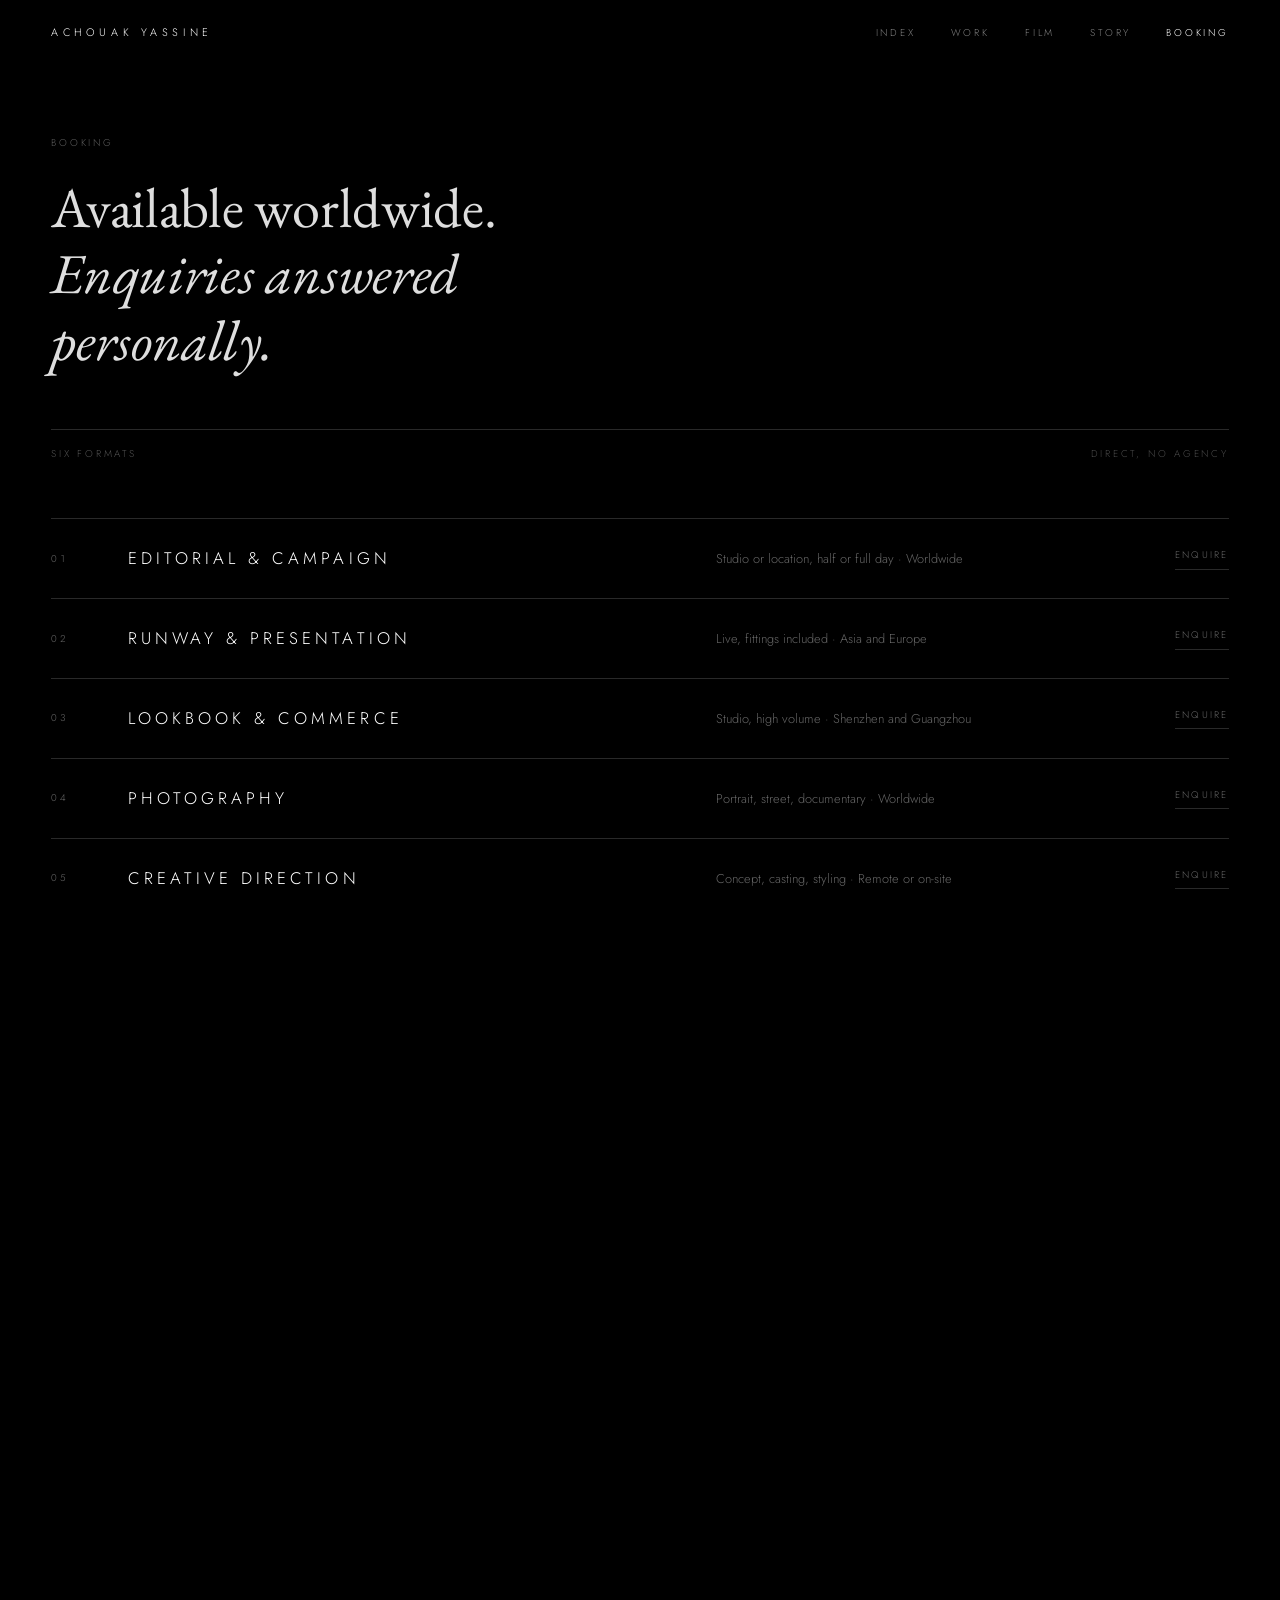
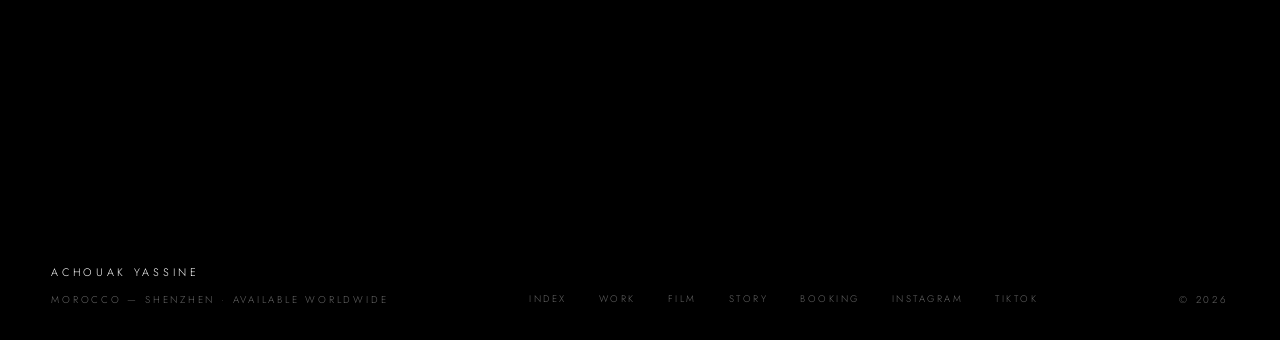
<file: contact.html>
<!DOCTYPE html>
<html lang="en">
<head>
<meta charset="utf-8">
<meta name="viewport" content="width=device-width, initial-scale=1">
<title>Booking — Achouak Yassine</title>
<meta name="description" content="Formats, territories and availability.">
<meta name="theme-color" content="#000000">
<link rel="icon" href="data:image/svg+xml,%3Csvg xmlns='http://www.w3.org/2000/svg' viewBox='0 0 64 64'%3E%3Crect width='64' height='64' fill='%23000'/%3E%3Ctext x='32' y='41' font-family='Helvetica,sans-serif' font-size='22' letter-spacing='2' fill='%23fff' text-anchor='middle'%3EAY%3C/text%3E%3C/svg%3E">
<meta property="og:type" content="website">
<meta property="og:title" content="Booking — Achouak Yassine">
<meta property="og:description" content="Formats, territories and availability.">
<meta property="og:image" content="assets/photo-16.jpg">
<meta name="twitter:card" content="summary_large_image">
<link rel="preload" as="font" type="font/woff2" href="assets/fonts/jost-latin.woff2" crossorigin>
<link rel="stylesheet" href="assets/css/base.css">
</head>
<body data-page="contact.html">
<a class="skip" href="#main">Skip to content</a>
<div id="curtain"><div class="cw">Achouak Yassine</div></div>
<header class="nav">
  <a class="nav__m" href="index.html" data-label="Achouak Yassine">Achouak Yassine</a>
  <nav class="nav__l" aria-label="Pages">
    <a href="index.html">Index</a>
    <a href="work.html">Work</a>
    <a href="film.html">Film</a>
    <a href="story.html">Story</a>
    <a href="contact.html" aria-current="page">Booking</a>
  </nav>
  <button id="burger" type="button" aria-label="Open menu" aria-expanded="false" aria-controls="menu"><span></span></button>
</header>
<nav id="menu" aria-label="Menu">
  <a href="index.html" data-label="Index">Index<i>01</i></a>
  <a href="work.html" data-label="Work">Work<i>02</i></a>
  <a href="film.html" data-label="Film">Film<i>03</i></a>
  <a href="story.html" data-label="Story">Story<i>04</i></a>
  <a href="contact.html" data-label="Booking">Booking<i>05</i></a>
</nav>
<main id="main"><header class="sec" style="padding-block:clamp(7rem,15vh,10rem) clamp(2rem,5vw,3.5rem)"><div class="wrap" data-g>
  <p class="tr-s" data-rv>Booking</p>
  <h1 class="stmt" data-rv style="margin-top:1.4rem">Available worldwide. <em>Enquiries answered personally.</em></h1>
  <hr class="r" style="margin-top:clamp(2rem,5vw,3.5rem)">
  <div style="display:flex;flex-wrap:wrap;justify-content:space-between;gap:.6rem 2rem;padding-top:1rem">
    <p class="tr-s" data-rv>Six formats</p><p class="tr-s" data-rv>Direct, no agency</p>
  </div>
</div></header><section class="sec" style="padding-top:0"><div class="wrap"><div class="bk" data-g>
  <div class="bkr">
    <span class="num">01</span><span class="bkr__t">Editorial &amp; Campaign</span>
    <span class="bkr__f">Studio or location, half or full day · Worldwide</span>
    <button class="bkr__b" type="button" data-book="Editorial & Campaign">Enquire</button>
  </div>
  <div class="bkr">
    <span class="num">02</span><span class="bkr__t">Runway &amp; Presentation</span>
    <span class="bkr__f">Live, fittings included · Asia and Europe</span>
    <button class="bkr__b" type="button" data-book="Runway & Presentation">Enquire</button>
  </div>
  <div class="bkr">
    <span class="num">03</span><span class="bkr__t">Lookbook &amp; Commerce</span>
    <span class="bkr__f">Studio, high volume · Shenzhen and Guangzhou</span>
    <button class="bkr__b" type="button" data-book="Lookbook & Commerce">Enquire</button>
  </div>
  <div class="bkr">
    <span class="num">04</span><span class="bkr__t">Photography</span>
    <span class="bkr__f">Portrait, street, documentary · Worldwide</span>
    <button class="bkr__b" type="button" data-book="Photography">Enquire</button>
  </div>
  <div class="bkr">
    <span class="num">05</span><span class="bkr__t">Creative Direction</span>
    <span class="bkr__f">Concept, casting, styling · Remote or on-site</span>
    <button class="bkr__b" type="button" data-book="Creative Direction">Enquire</button>
  </div>
  <div class="bkr">
    <span class="num">06</span><span class="bkr__t">Film &amp; Motion</span>
    <span class="bkr__f">Shooting, edit, colour · Shenzhen or remote</span>
    <button class="bkr__b" type="button" data-book="Film & Motion">Enquire</button>
  </div>
</div></div></section>
<section class="sec" id="enquiry" style="padding-top:0"><div class="wrap cg" data-g>
  <div>
    <p class="tr-s" data-rv>Direct</p>
    <div class="socs">
      <a class="soc" href="https://instagram.com/yassine_achouak" target="_blank" rel="noopener noreferrer">
        <span class="soc__n">Instagram</span><span class="soc__h">@yassine_achouak</span><span class="soc__a">&#8599;</span></a>
      <a class="soc" href="https://www.tiktok.com/@yassine_achouak" target="_blank" rel="noopener noreferrer">
        <span class="soc__n">TikTok</span><span class="soc__h">@yassine_achouak</span><span class="soc__a">&#8599;</span></a>
      <button class="soc" id="copy-mail" type="button">
        <span class="soc__n">Email</span><span class="soc__h" id="copy-mail-label">achouakdyassine@gmail.com</span><span class="soc__a">&#8599;</span></button>
    </div>
  </div>
  <form class="form" id="contact-form" novalidate data-rv>
    <div class="f"><label for="c-name">Name</label><input type="text" id="c-name" name="name" autocomplete="name" required></div>
    <div class="f"><label for="c-mail">Email</label><input type="email" id="c-mail" name="email" autocomplete="email" required></div>
    <div class="f"><label for="c-subj">Subject</label><input type="text" id="c-subj" name="subject"></div>
    <div class="f"><label for="c-msg">Message</label><textarea id="c-msg" name="message" rows="4" maxlength="600" required></textarea><span class="cnt" id="c-count">0 / 600</span></div>
    <button class="send" type="submit">Send</button>
    <p class="tr-s" style="letter-spacing:.12em;text-transform:none;font-size:.72rem">Opens your own mail app. Nothing is stored here.</p>
  </form>
</div></section></main>
<footer class="ft">
  <div>
    <p class="tr">Achouak Yassine</p>
    <p class="tr-s" style="margin-top:.6rem">Morocco — Shenzhen · Available worldwide</p>
  </div>
  <div class="ft__l">
    <a href="index.html" data-label="Index">Index</a>
    <a href="work.html" data-label="Work">Work</a>
    <a href="film.html" data-label="Film">Film</a>
    <a href="story.html" data-label="Story">Story</a>
    <a href="contact.html" data-label="Booking">Booking</a>
    <a href="https://instagram.com/yassine_achouak" target="_blank" rel="noopener noreferrer">Instagram</a>
    <a href="https://www.tiktok.com/@yassine_achouak" target="_blank" rel="noopener noreferrer">TikTok</a>
  </div>
  <p class="tr-s">&copy; <span data-year>2026</span></p>
</footer>
<script src="assets/vendor/gsap.min.js"></script>
<script src="assets/vendor/ScrollTrigger.min.js"></script>
<script src="assets/vendor/lenis.min.js"></script>
<script src="assets/js/app.js"></script>
</body>
</html>
</file>
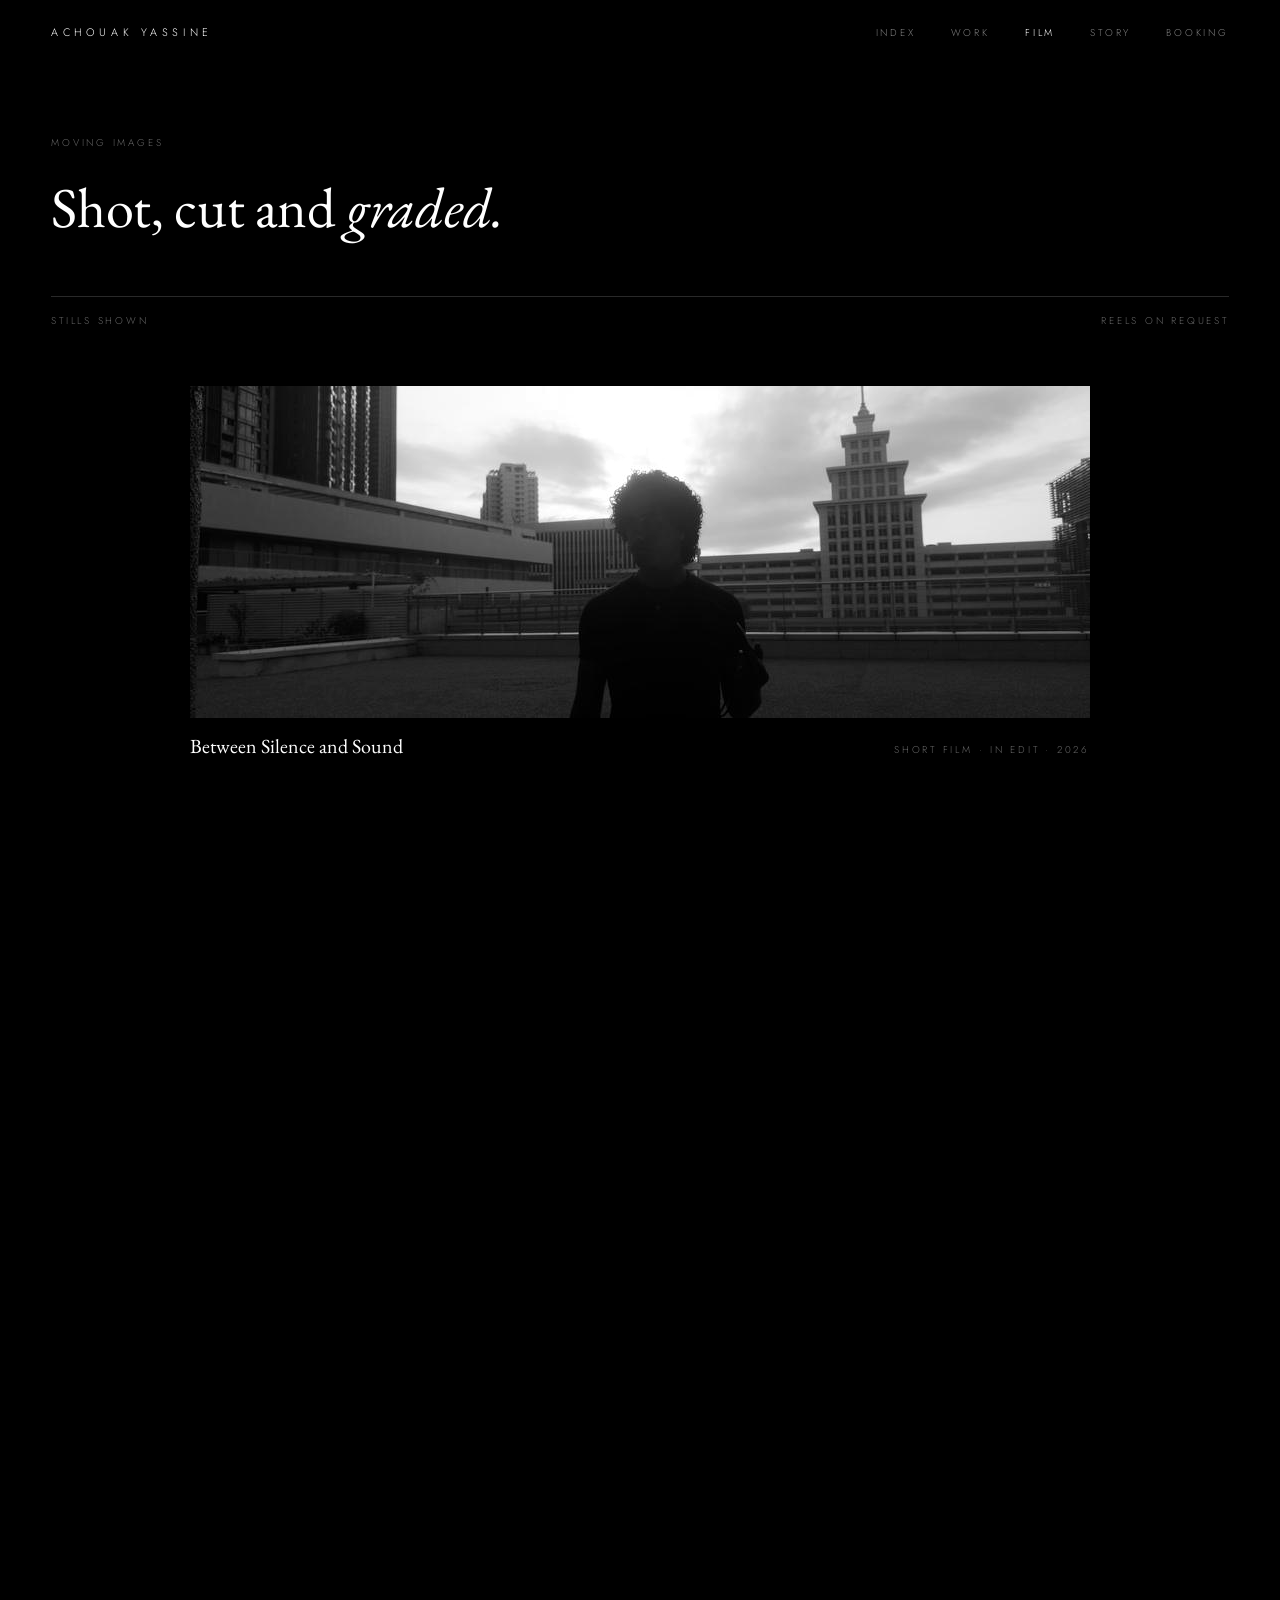
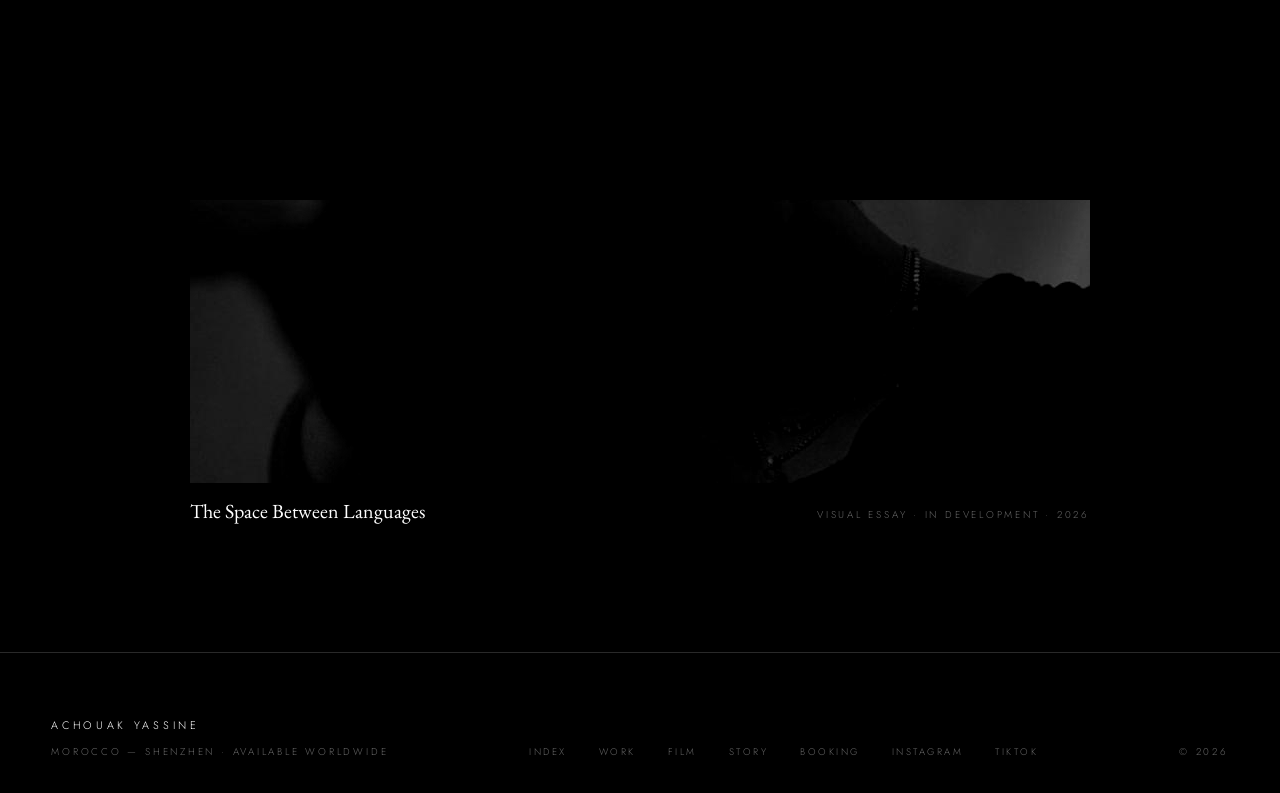
<file: film.html>
<!DOCTYPE html>
<html lang="en">
<head>
<meta charset="utf-8">
<meta name="viewport" content="width=device-width, initial-scale=1">
<title>Film — Achouak Yassine</title>
<meta name="description" content="Short film, cinematic reels and visual essays.">
<meta name="theme-color" content="#000000">
<link rel="icon" href="data:image/svg+xml,%3Csvg xmlns='http://www.w3.org/2000/svg' viewBox='0 0 64 64'%3E%3Crect width='64' height='64' fill='%23000'/%3E%3Ctext x='32' y='41' font-family='Helvetica,sans-serif' font-size='22' letter-spacing='2' fill='%23fff' text-anchor='middle'%3EAY%3C/text%3E%3C/svg%3E">
<meta property="og:type" content="website">
<meta property="og:title" content="Film — Achouak Yassine">
<meta property="og:description" content="Short film, cinematic reels and visual essays.">
<meta property="og:image" content="assets/photo-16.jpg">
<meta name="twitter:card" content="summary_large_image">
<link rel="preload" as="font" type="font/woff2" href="assets/fonts/jost-latin.woff2" crossorigin>
<link rel="stylesheet" href="assets/css/base.css">
</head>
<body data-page="film.html">
<a class="skip" href="#main">Skip to content</a>
<div id="curtain"><div class="cw">Achouak Yassine</div></div>
<header class="nav">
  <a class="nav__m" href="index.html" data-label="Achouak Yassine">Achouak Yassine</a>
  <nav class="nav__l" aria-label="Pages">
    <a href="index.html">Index</a>
    <a href="work.html">Work</a>
    <a href="film.html" aria-current="page">Film</a>
    <a href="story.html">Story</a>
    <a href="contact.html">Booking</a>
  </nav>
  <button id="burger" type="button" aria-label="Open menu" aria-expanded="false" aria-controls="menu"><span></span></button>
</header>
<nav id="menu" aria-label="Menu">
  <a href="index.html" data-label="Index">Index<i>01</i></a>
  <a href="work.html" data-label="Work">Work<i>02</i></a>
  <a href="film.html" data-label="Film">Film<i>03</i></a>
  <a href="story.html" data-label="Story">Story<i>04</i></a>
  <a href="contact.html" data-label="Booking">Booking<i>05</i></a>
</nav>
<main id="main"><header class="sec" style="padding-block:clamp(7rem,15vh,10rem) clamp(2rem,5vw,3.5rem)"><div class="wrap" data-g>
  <p class="tr-s" data-rv>Moving images</p>
  <h1 class="stmt" data-rv style="margin-top:1.4rem">Shot, cut and <em>graded.</em></h1>
  <hr class="r" style="margin-top:clamp(2rem,5vw,3.5rem)">
  <div style="display:flex;flex-wrap:wrap;justify-content:space-between;gap:.6rem 2rem;padding-top:1rem">
    <p class="tr-s" data-rv>Stills shown</p><p class="tr-s" data-rv>Reels on request</p>
  </div>
</div></header><section class="sec" style="padding-top:0"><div class="wrap"><div class="frames">
  <figure class="fr fr--n" data-g>
   <div class="fr__box">
    <div class="fr__m" data-clip><img src="assets/photo-19.jpg" alt="Still from Between Silence and Sound" width="900" height="332" loading="lazy" decoding="async"></div>
    <figcaption class="fr__c">
      <span class="l"><span class="ttl">Between Silence and Sound</span></span>
      <span class="tr-s">Short film · In edit · 2026</span>
    </figcaption>
   </div>
  </figure>
  <figure class="fr fr--n" data-g>
   <div class="fr__box">
    <div class="fr__m" data-clip><img src="assets/photo-06.jpg" alt="Still from Shanghai Chapters" width="900" height="506" loading="lazy" decoding="async"></div>
    <figcaption class="fr__c">
      <span class="l"><span class="ttl">Shanghai Chapters</span></span>
      <span class="tr-s">Cinematic reel · In edit · 2025</span>
    </figcaption>
   </div>
  </figure>
  <figure class="fr fr--n" data-g>
   <div class="fr__box">
    <div class="fr__m" data-clip><img src="assets/photo-13.jpg" alt="Still from The Space Between Languages" width="900" height="600" loading="lazy" decoding="async"></div>
    <figcaption class="fr__c">
      <span class="l"><span class="ttl">The Space Between Languages</span></span>
      <span class="tr-s">Visual essay · In development · 2026</span>
    </figcaption>
   </div>
  </figure>
</div></div></section></main>
<footer class="ft">
  <div>
    <p class="tr">Achouak Yassine</p>
    <p class="tr-s" style="margin-top:.6rem">Morocco — Shenzhen · Available worldwide</p>
  </div>
  <div class="ft__l">
    <a href="index.html" data-label="Index">Index</a>
    <a href="work.html" data-label="Work">Work</a>
    <a href="film.html" data-label="Film">Film</a>
    <a href="story.html" data-label="Story">Story</a>
    <a href="contact.html" data-label="Booking">Booking</a>
    <a href="https://instagram.com/yassine_achouak" target="_blank" rel="noopener noreferrer">Instagram</a>
    <a href="https://www.tiktok.com/@yassine_achouak" target="_blank" rel="noopener noreferrer">TikTok</a>
  </div>
  <p class="tr-s">&copy; <span data-year>2026</span></p>
</footer>
<script src="assets/vendor/gsap.min.js"></script>
<script src="assets/vendor/ScrollTrigger.min.js"></script>
<script src="assets/vendor/lenis.min.js"></script>
<script src="assets/js/app.js"></script>
</body>
</html>
</file>
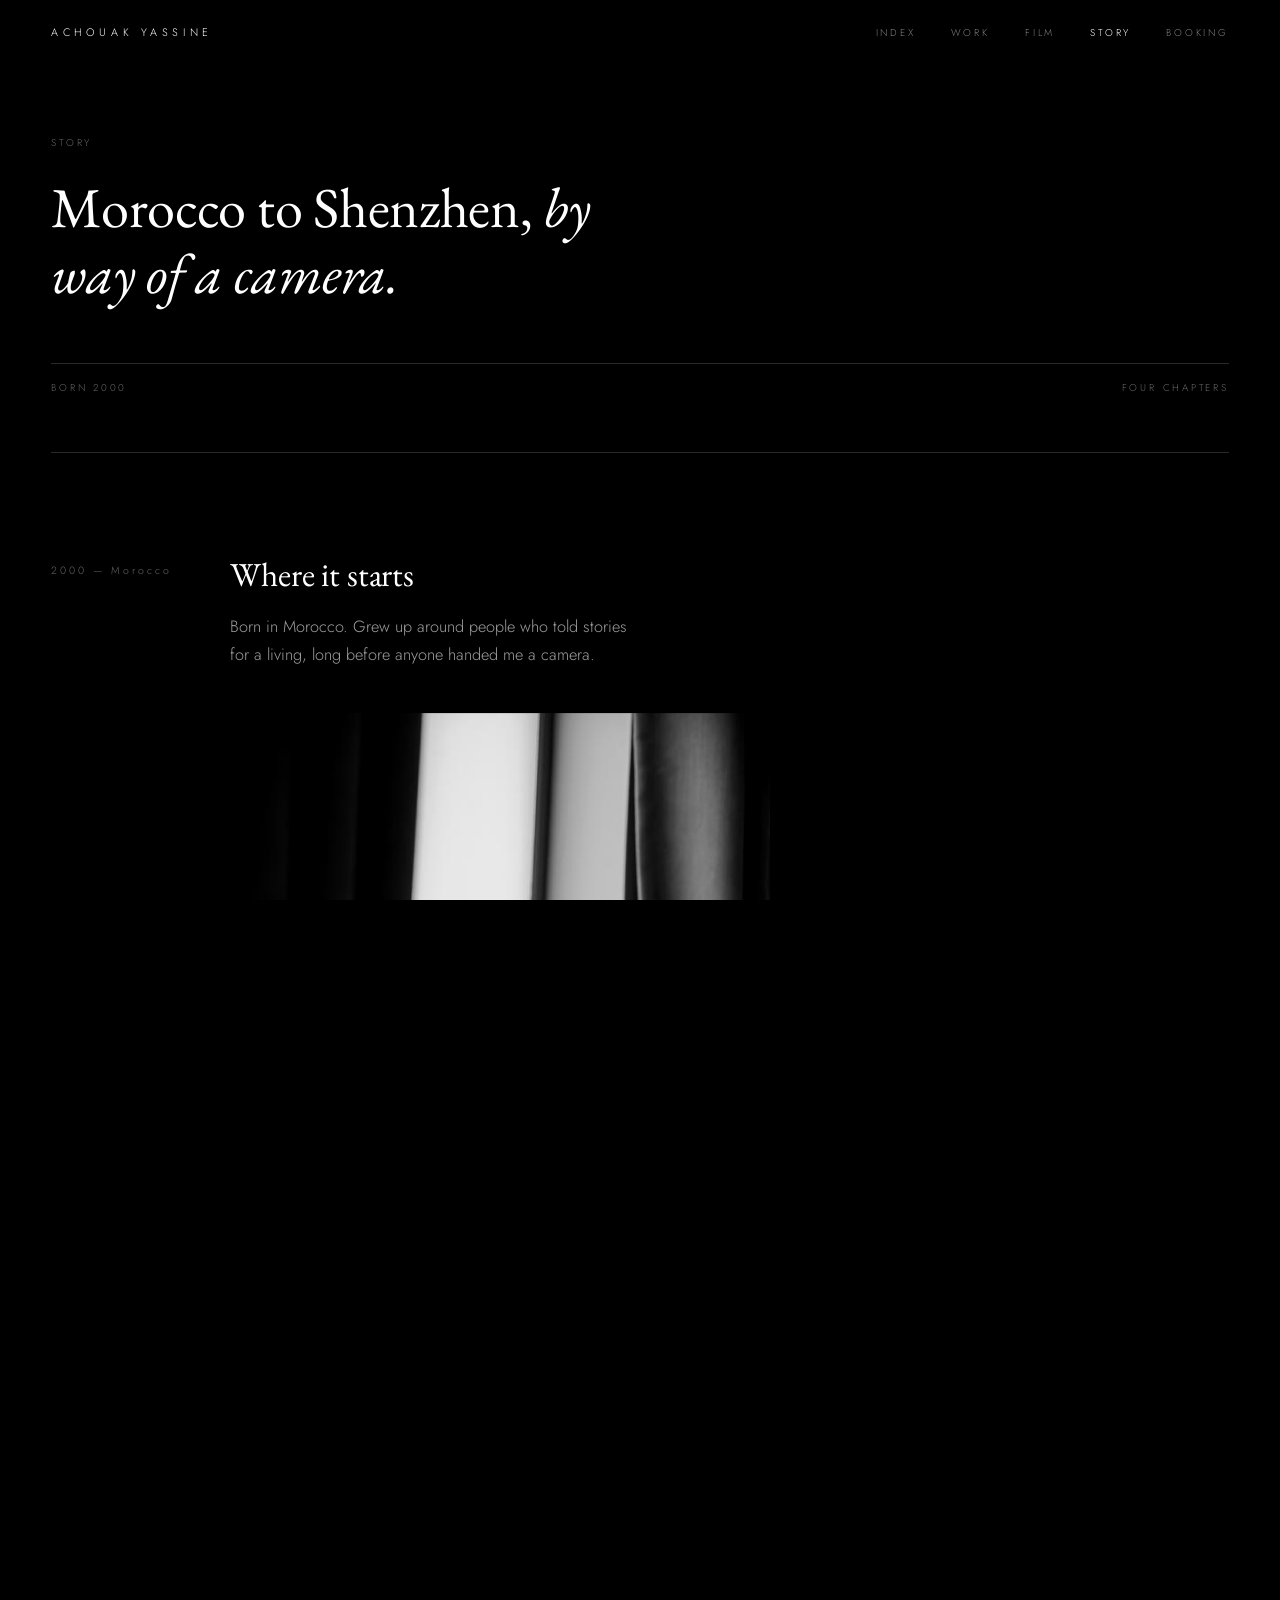
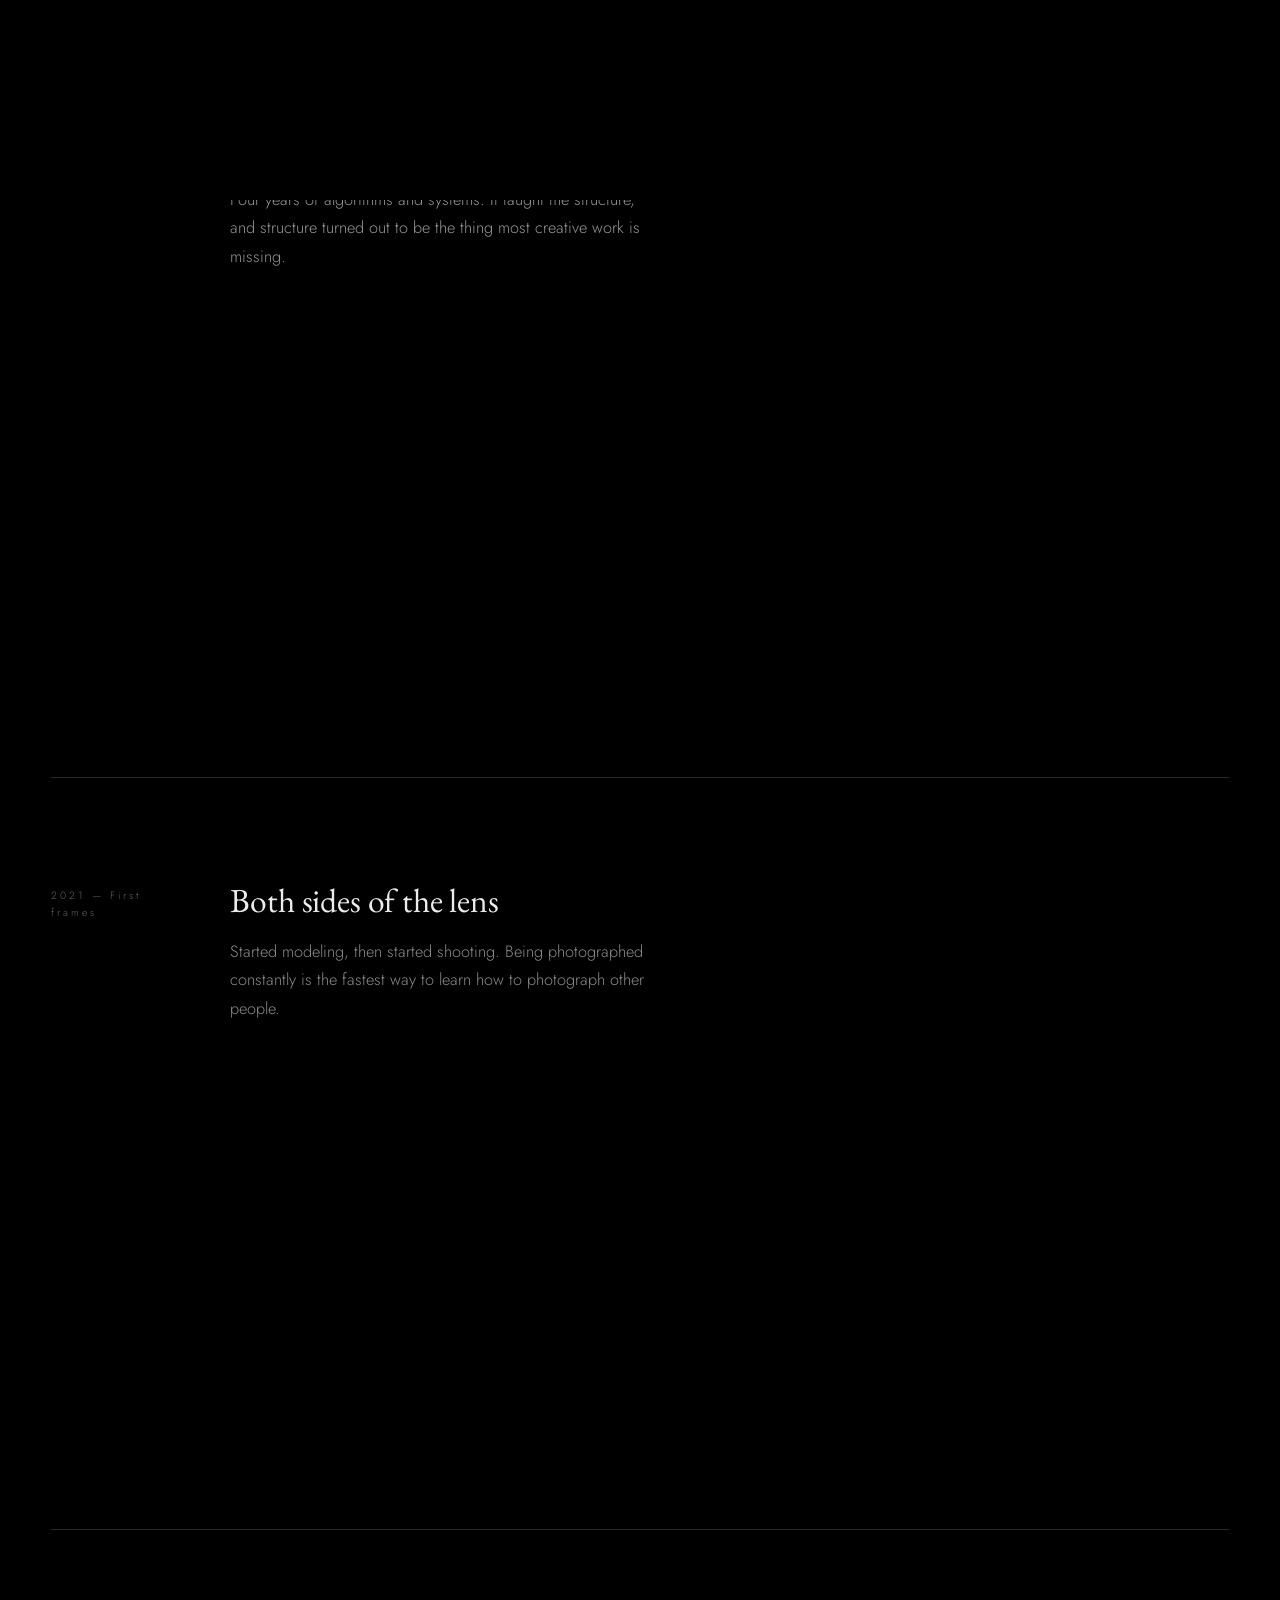
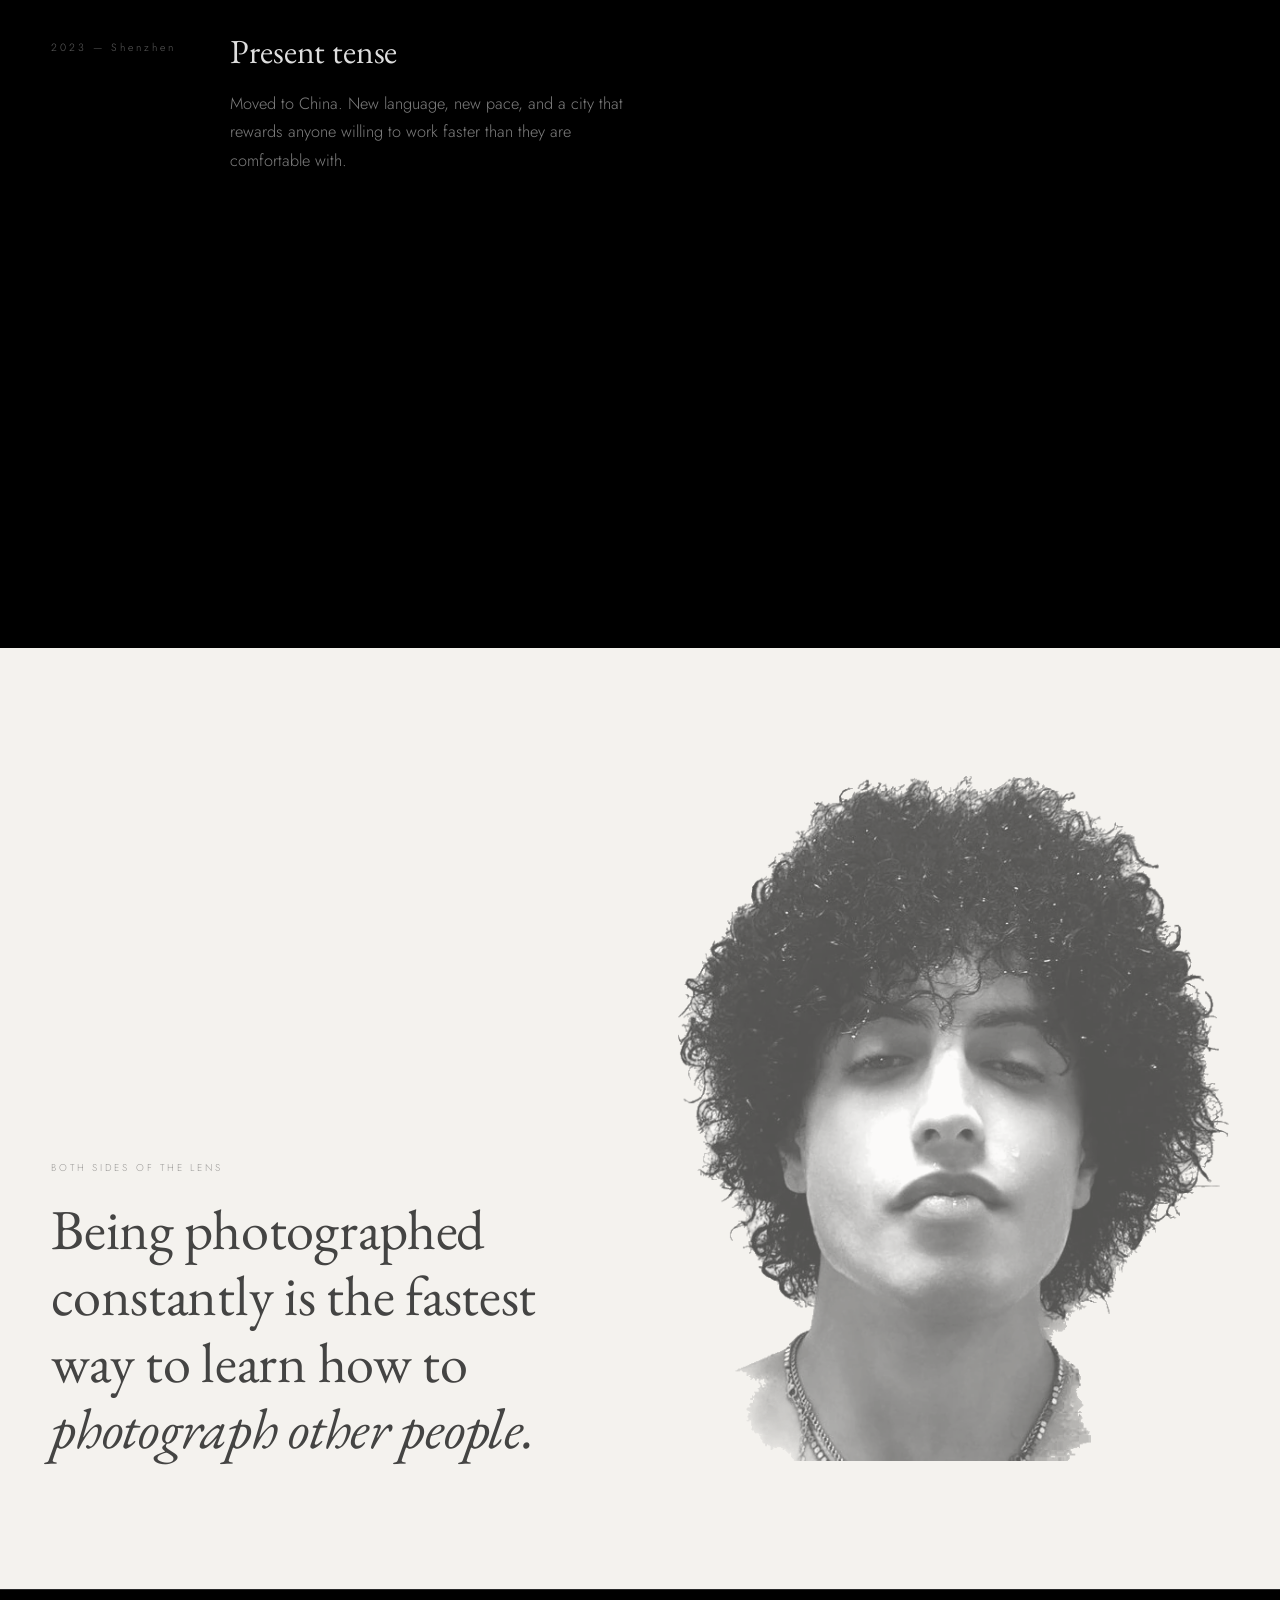
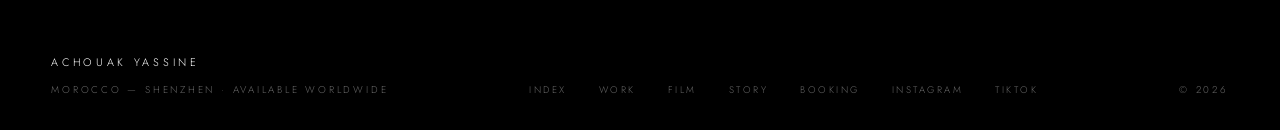
<file: story.html>
<!DOCTYPE html>
<html lang="en">
<head>
<meta charset="utf-8">
<meta name="viewport" content="width=device-width, initial-scale=1">
<title>Story — Achouak Yassine</title>
<meta name="description" content="From Morocco to Shenzhen.">
<meta name="theme-color" content="#000000">
<link rel="icon" href="data:image/svg+xml,%3Csvg xmlns='http://www.w3.org/2000/svg' viewBox='0 0 64 64'%3E%3Crect width='64' height='64' fill='%23000'/%3E%3Ctext x='32' y='41' font-family='Helvetica,sans-serif' font-size='22' letter-spacing='2' fill='%23fff' text-anchor='middle'%3EAY%3C/text%3E%3C/svg%3E">
<meta property="og:type" content="website">
<meta property="og:title" content="Story — Achouak Yassine">
<meta property="og:description" content="From Morocco to Shenzhen.">
<meta property="og:image" content="assets/photo-16.jpg">
<meta name="twitter:card" content="summary_large_image">
<link rel="preload" as="font" type="font/woff2" href="assets/fonts/jost-latin.woff2" crossorigin>
<link rel="stylesheet" href="assets/css/base.css">
</head>
<body data-page="story.html">
<a class="skip" href="#main">Skip to content</a>
<div id="curtain"><div class="cw">Achouak Yassine</div></div>
<header class="nav">
  <a class="nav__m" href="index.html" data-label="Achouak Yassine">Achouak Yassine</a>
  <nav class="nav__l" aria-label="Pages">
    <a href="index.html">Index</a>
    <a href="work.html">Work</a>
    <a href="film.html">Film</a>
    <a href="story.html" aria-current="page">Story</a>
    <a href="contact.html">Booking</a>
  </nav>
  <button id="burger" type="button" aria-label="Open menu" aria-expanded="false" aria-controls="menu"><span></span></button>
</header>
<nav id="menu" aria-label="Menu">
  <a href="index.html" data-label="Index">Index<i>01</i></a>
  <a href="work.html" data-label="Work">Work<i>02</i></a>
  <a href="film.html" data-label="Film">Film<i>03</i></a>
  <a href="story.html" data-label="Story">Story<i>04</i></a>
  <a href="contact.html" data-label="Booking">Booking<i>05</i></a>
</nav>
<main id="main"><header class="sec" style="padding-block:clamp(7rem,15vh,10rem) clamp(2rem,5vw,3.5rem)"><div class="wrap" data-g>
  <p class="tr-s" data-rv>Story</p>
  <h1 class="stmt" data-rv style="margin-top:1.4rem">Morocco to Shenzhen, <em>by way of a camera.</em></h1>
  <hr class="r" style="margin-top:clamp(2rem,5vw,3.5rem)">
  <div style="display:flex;flex-wrap:wrap;justify-content:space-between;gap:.6rem 2rem;padding-top:1rem">
    <p class="tr-s" data-rv>Born 2000</p><p class="tr-s" data-rv>Four chapters</p>
  </div>
</div></header><section class="sec" style="padding-top:0"><div class="wrap">
  <article class="chap" data-g>
    <p class="chap__y" data-rv>2000 — Morocco</p>
    <div class="chap__b">
      <h2 class="stmt" style="font-size:clamp(1.3rem,2.8vw,2.1rem)" data-rv>Where it starts</h2>
      <p class="body" data-rv>Born in Morocco. Grew up around people who told stories for a living, long before anyone handed me a camera.</p>
      <figure class="chap__fig" data-clip><img src="assets/photo-01.jpg" alt="Where it starts" width="600" height="900" loading="lazy" decoding="async"></figure>
    </div>
  </article>
  <article class="chap" data-g>
    <p class="chap__y" data-rv>2018 — University</p>
    <div class="chap__b">
      <h2 class="stmt" style="font-size:clamp(1.3rem,2.8vw,2.1rem)" data-rv>Computer Science</h2>
      <p class="body" data-rv>Four years of algorithms and systems. It taught me structure, and structure turned out to be the thing most creative work is missing.</p>
      <figure class="chap__fig" data-clip><img src="assets/photo-11.jpg" alt="Computer Science" width="900" height="600" loading="lazy" decoding="async"></figure>
    </div>
  </article>
  <article class="chap" data-g>
    <p class="chap__y" data-rv>2021 — First frames</p>
    <div class="chap__b">
      <h2 class="stmt" style="font-size:clamp(1.3rem,2.8vw,2.1rem)" data-rv>Both sides of the lens</h2>
      <p class="body" data-rv>Started modeling, then started shooting. Being photographed constantly is the fastest way to learn how to photograph other people.</p>
      <figure class="chap__fig" data-clip><img src="assets/photo-13.jpg" alt="Both sides of the lens" width="900" height="600" loading="lazy" decoding="async"></figure>
    </div>
  </article>
  <article class="chap" data-g>
    <p class="chap__y" data-rv>2023 — Shenzhen</p>
    <div class="chap__b">
      <h2 class="stmt" style="font-size:clamp(1.3rem,2.8vw,2.1rem)" data-rv>Present tense</h2>
      <p class="body" data-rv>Moved to China. New language, new pace, and a city that rewards anyone willing to work faster than they are comfortable with.</p>
      <figure class="chap__fig" data-clip><img src="assets/photo-19.jpg" alt="Present tense" width="900" height="332" loading="lazy" decoding="async"></figure>
    </div>
  </article>
</div></section>
<section class="sec inv-sec"><div class="wrap cutwrap" data-g>
  <div>
    <p class="tr-s" data-rv>Both sides of the lens</p>
    <p class="stmt" data-rv style="margin-top:1.2rem">Being photographed constantly is the fastest way to learn how to <em>photograph other people.</em></p>
  </div>
  <img src="assets/cutouts/photo-16.webp" alt="Achouak Yassine" width="595" height="741" loading="lazy" decoding="async" data-rv>
</div></section>
</main>
<footer class="ft">
  <div>
    <p class="tr">Achouak Yassine</p>
    <p class="tr-s" style="margin-top:.6rem">Morocco — Shenzhen · Available worldwide</p>
  </div>
  <div class="ft__l">
    <a href="index.html" data-label="Index">Index</a>
    <a href="work.html" data-label="Work">Work</a>
    <a href="film.html" data-label="Film">Film</a>
    <a href="story.html" data-label="Story">Story</a>
    <a href="contact.html" data-label="Booking">Booking</a>
    <a href="https://instagram.com/yassine_achouak" target="_blank" rel="noopener noreferrer">Instagram</a>
    <a href="https://www.tiktok.com/@yassine_achouak" target="_blank" rel="noopener noreferrer">TikTok</a>
  </div>
  <p class="tr-s">&copy; <span data-year>2026</span></p>
</footer>
<script src="assets/vendor/gsap.min.js"></script>
<script src="assets/vendor/ScrollTrigger.min.js"></script>
<script src="assets/vendor/lenis.min.js"></script>
<script src="assets/js/app.js"></script>
</body>
</html>
</file>
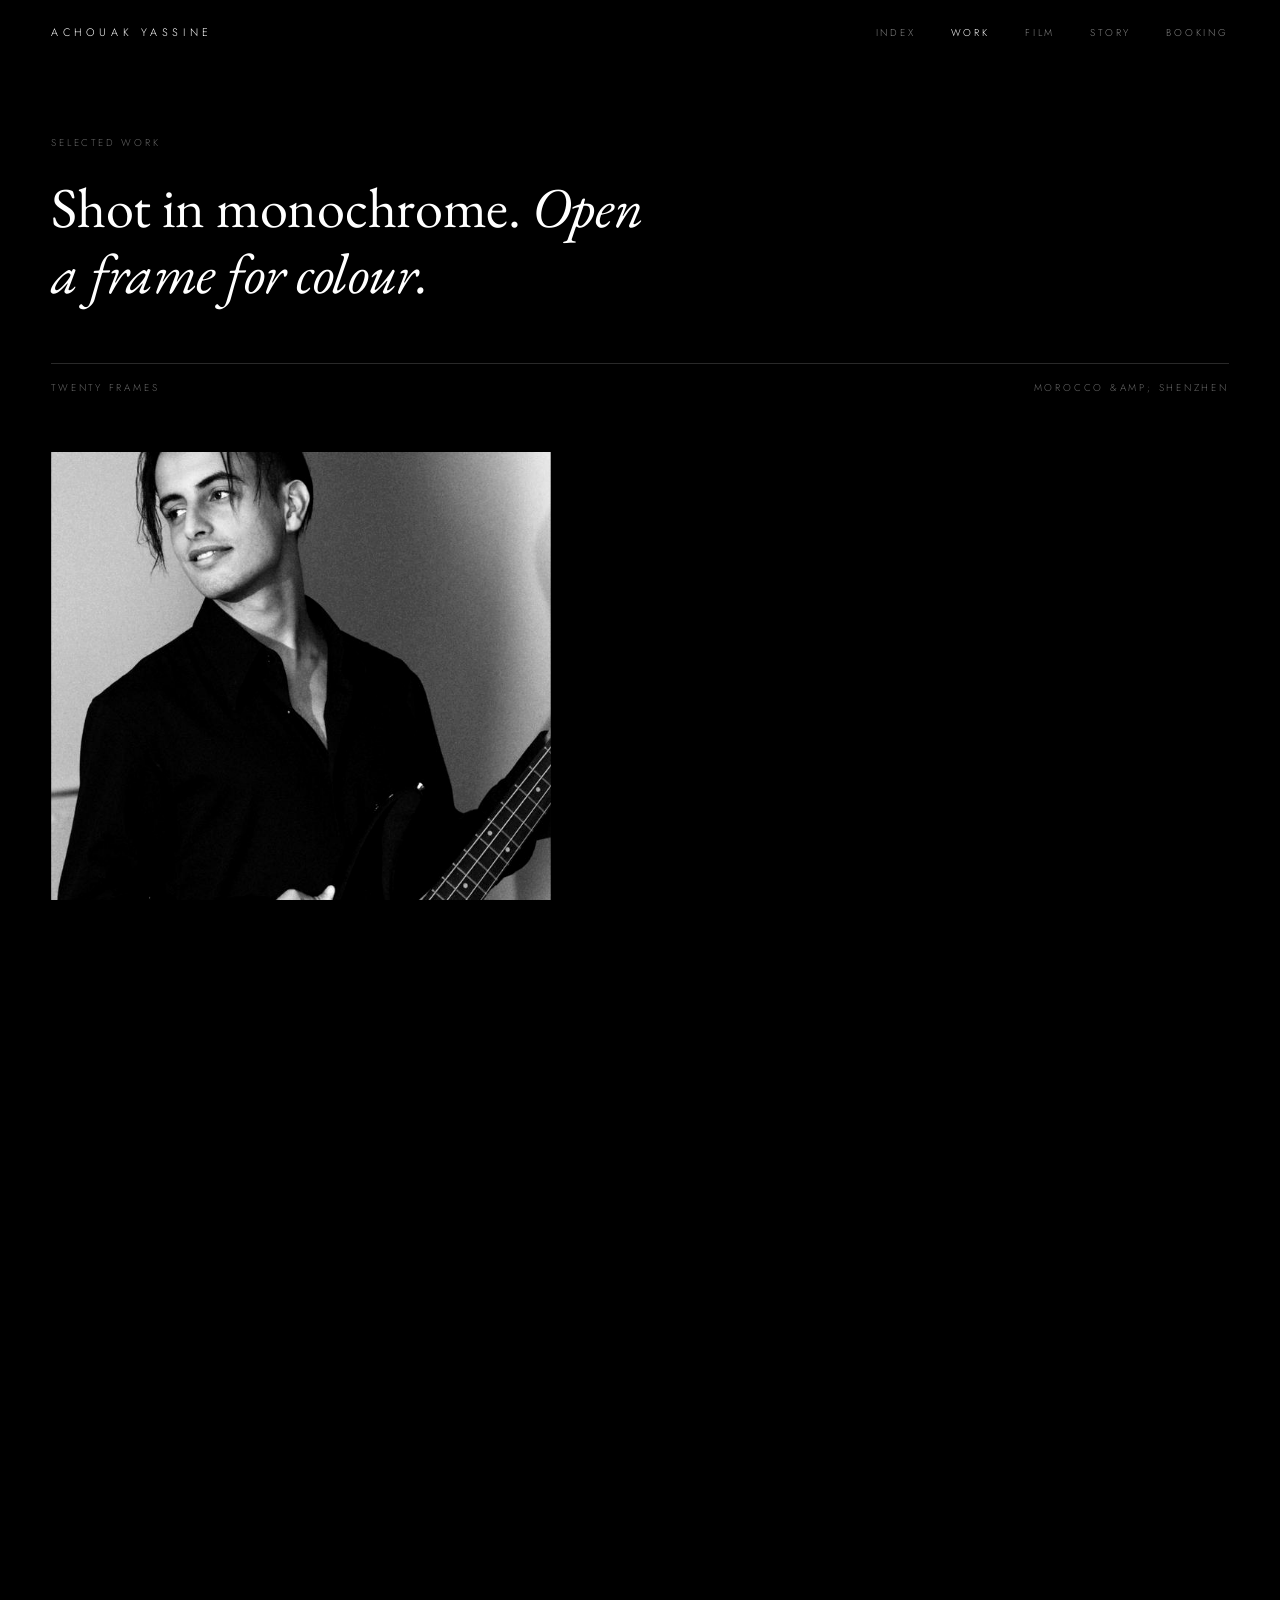
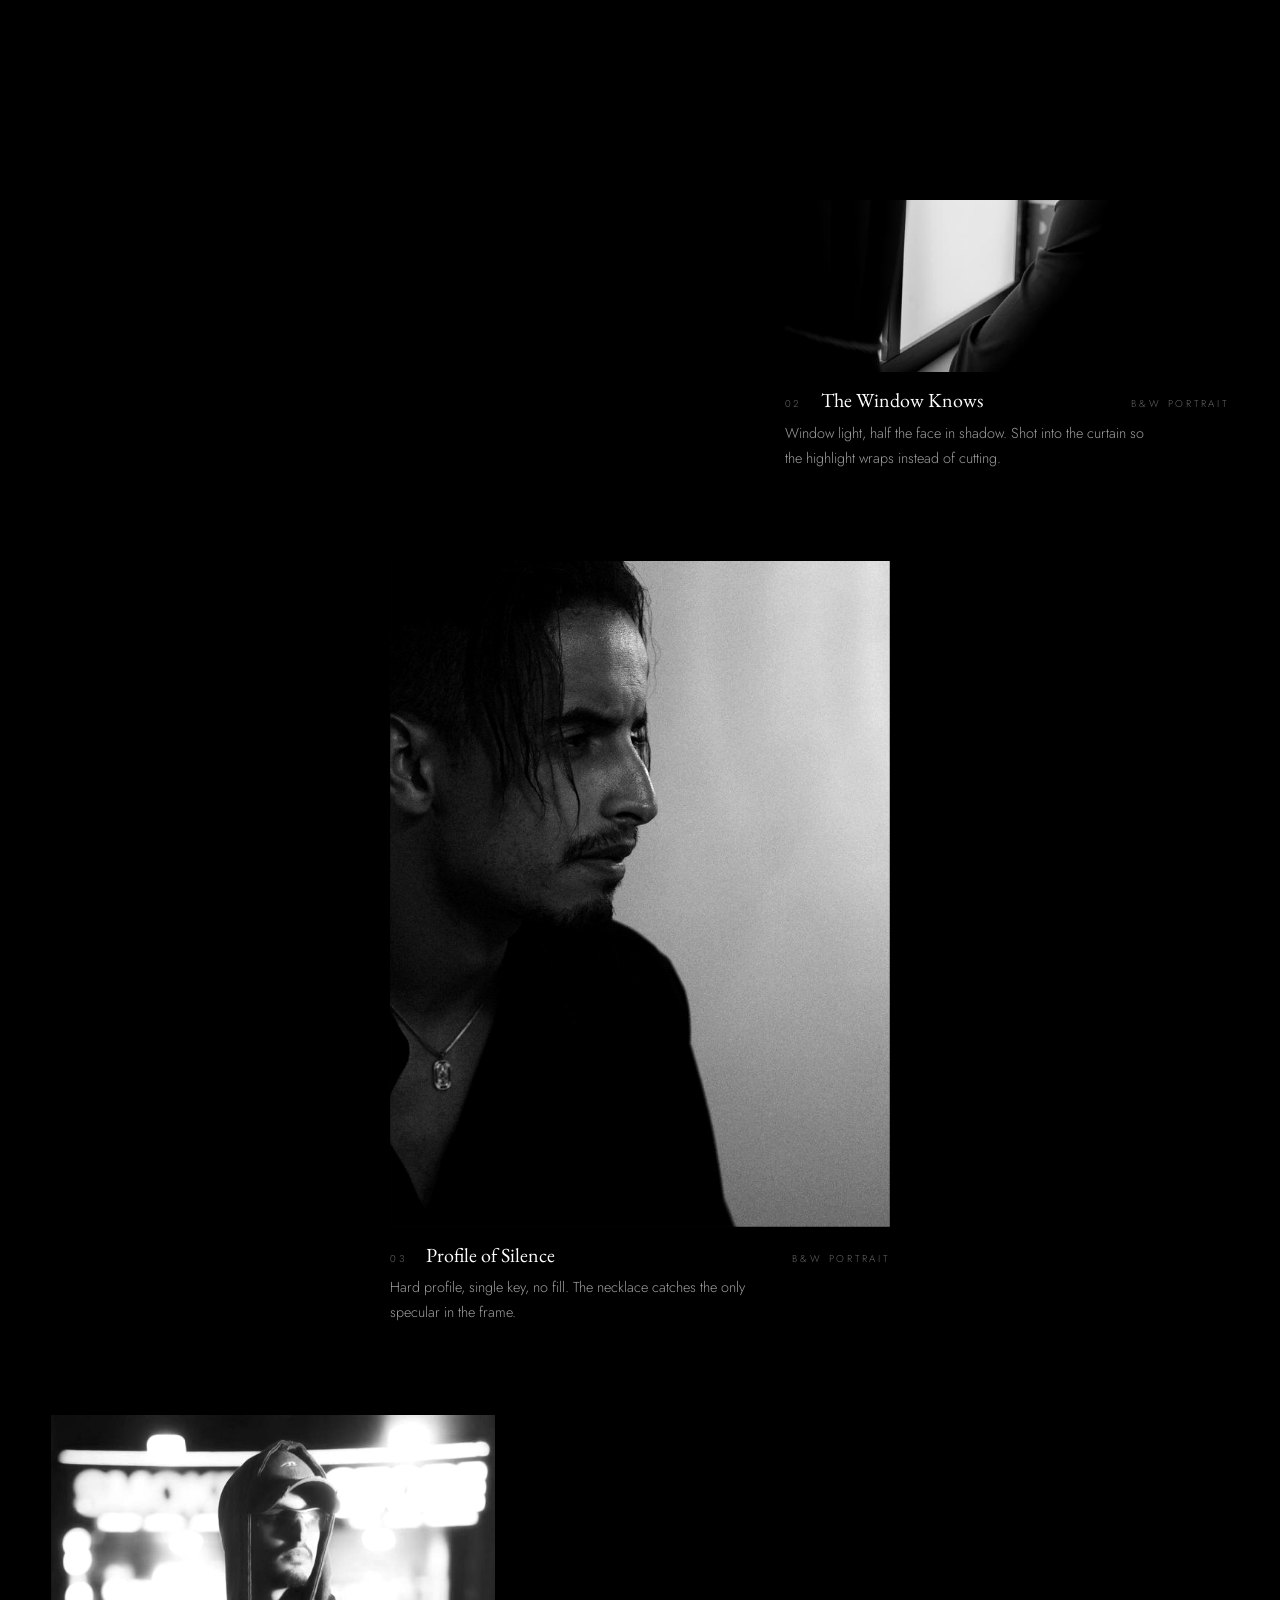
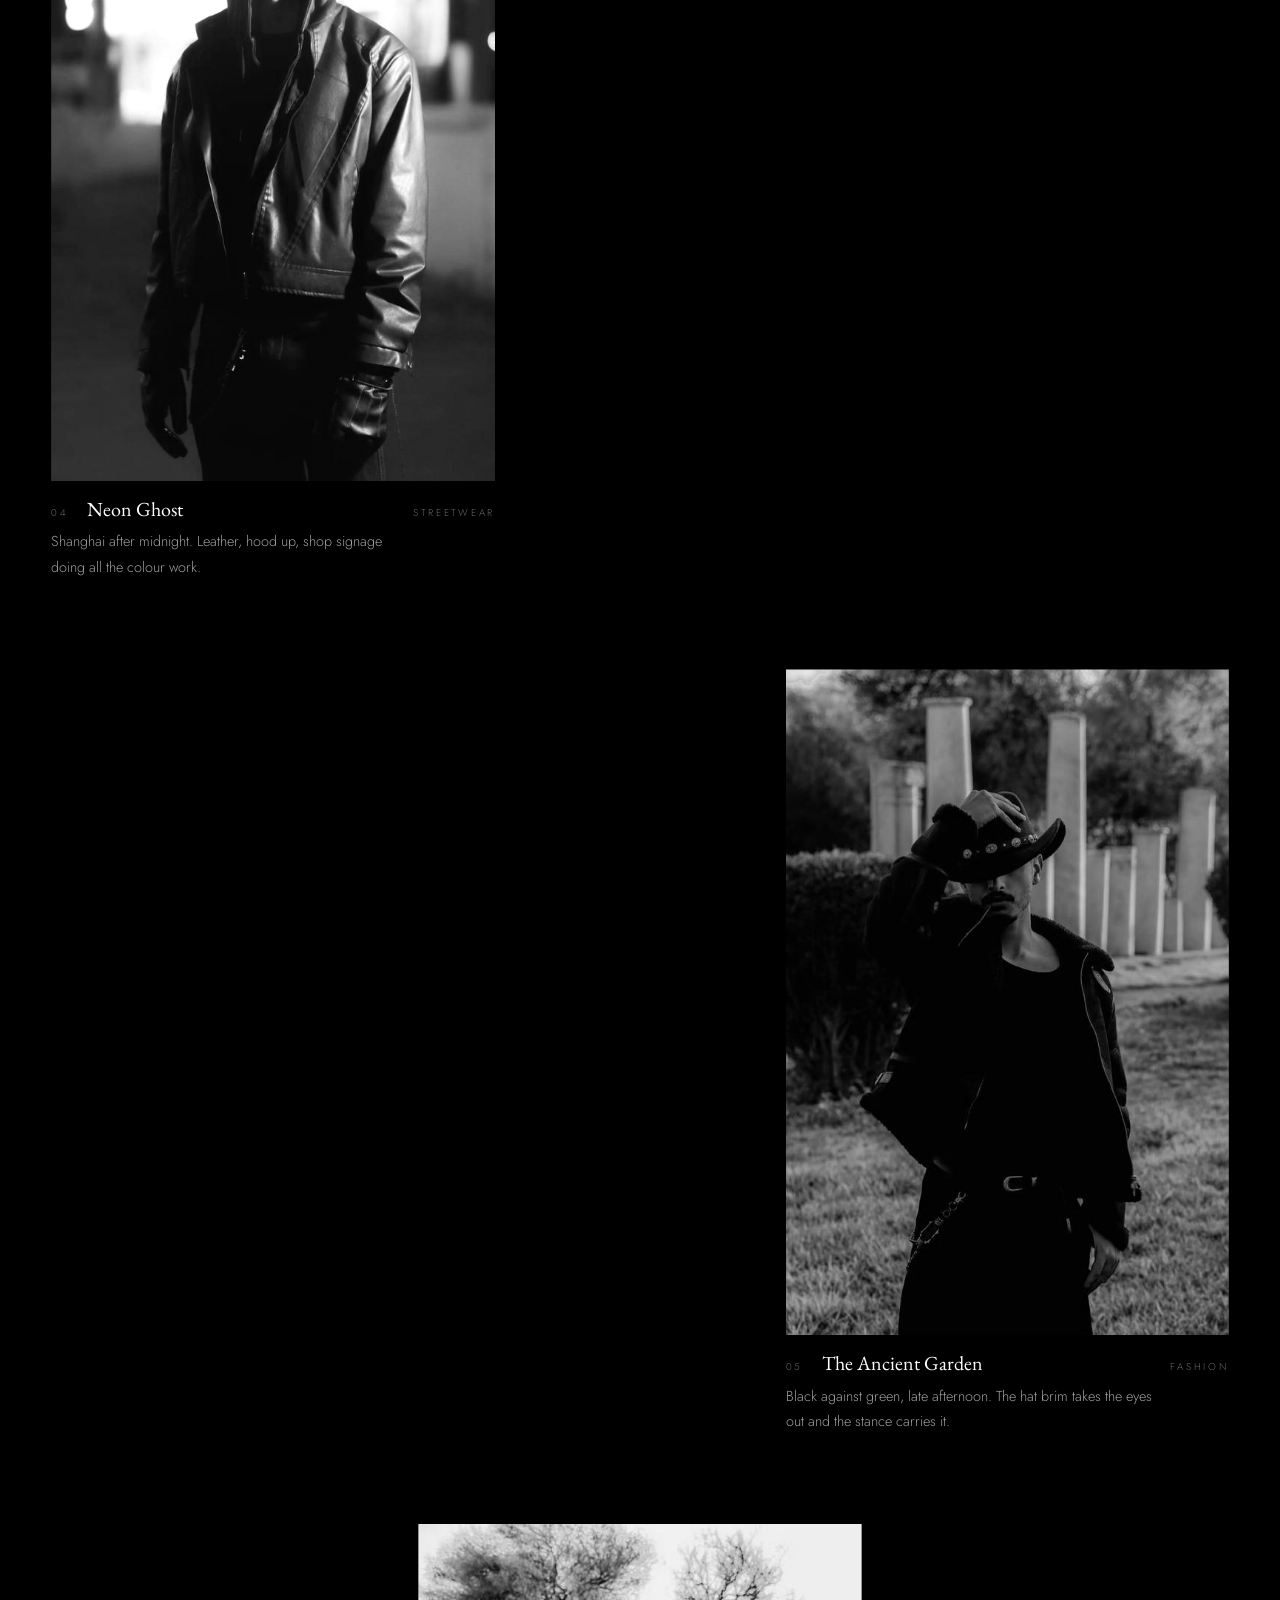
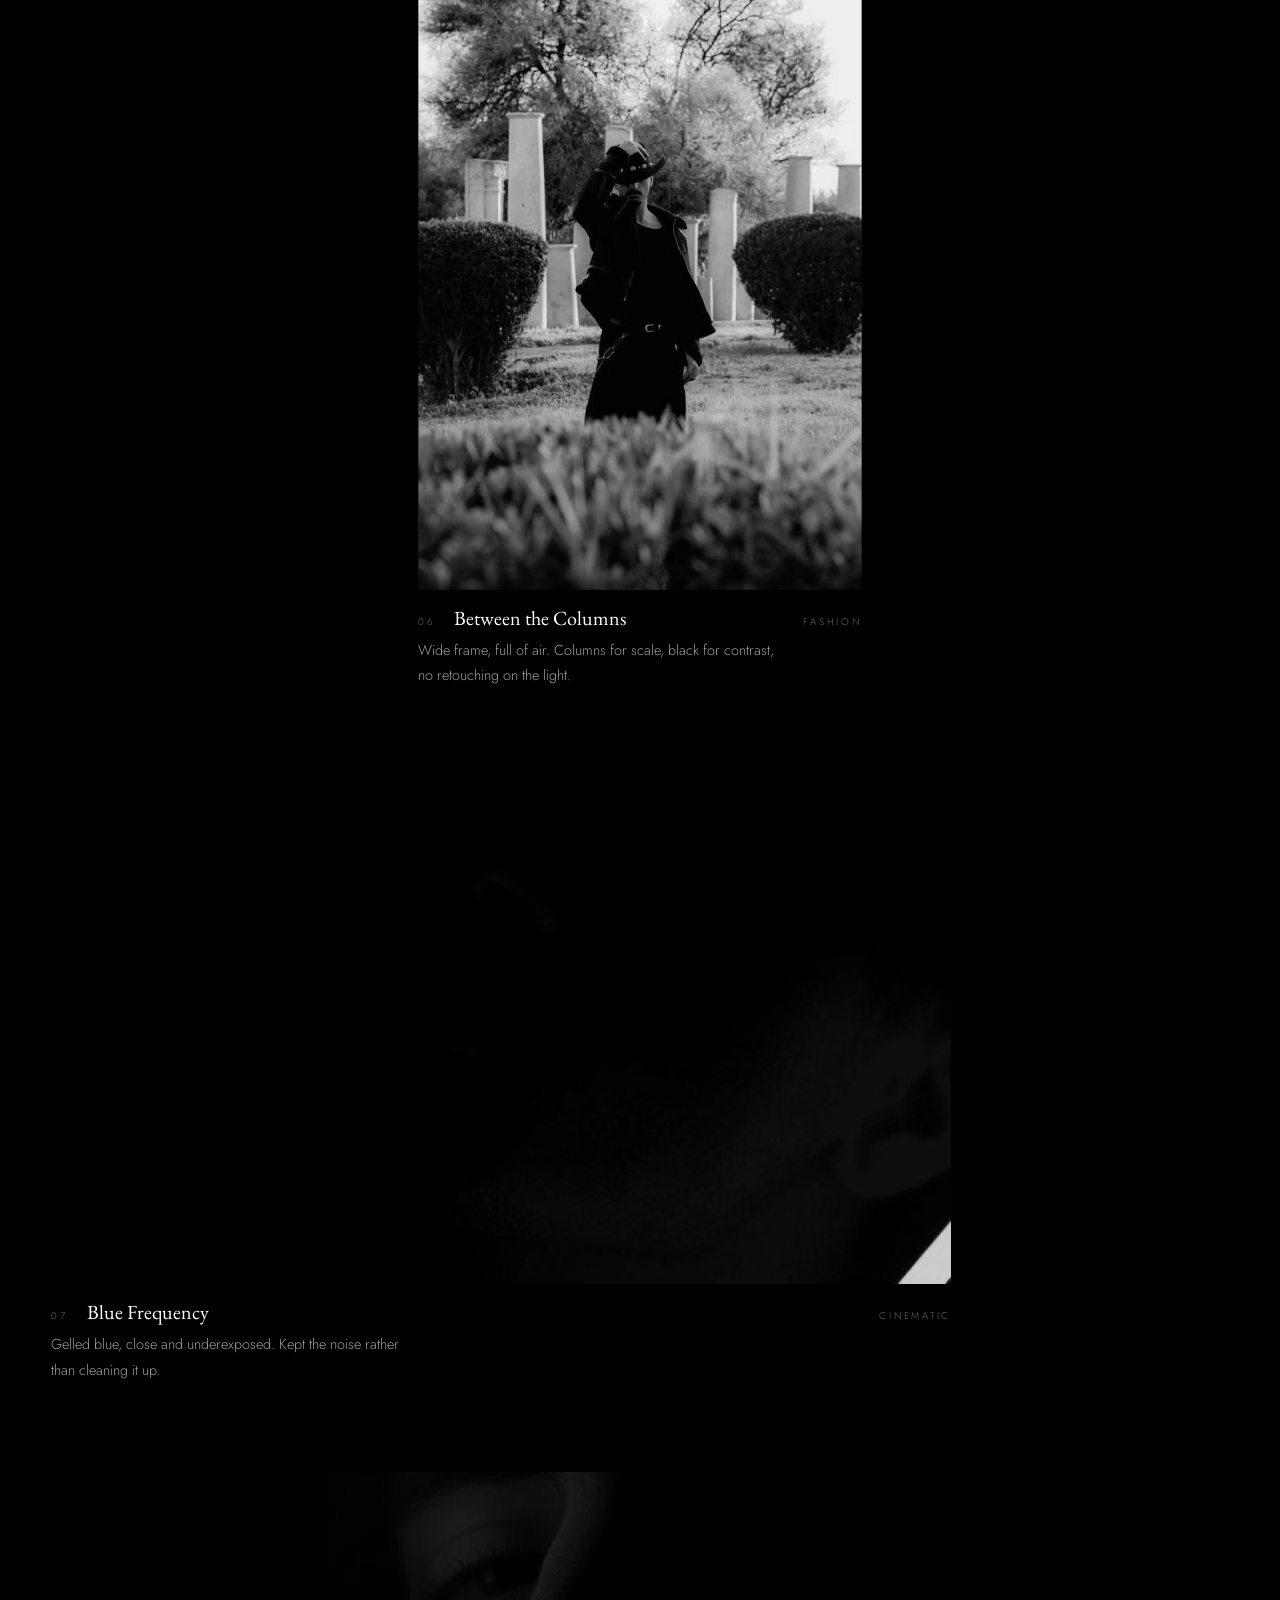
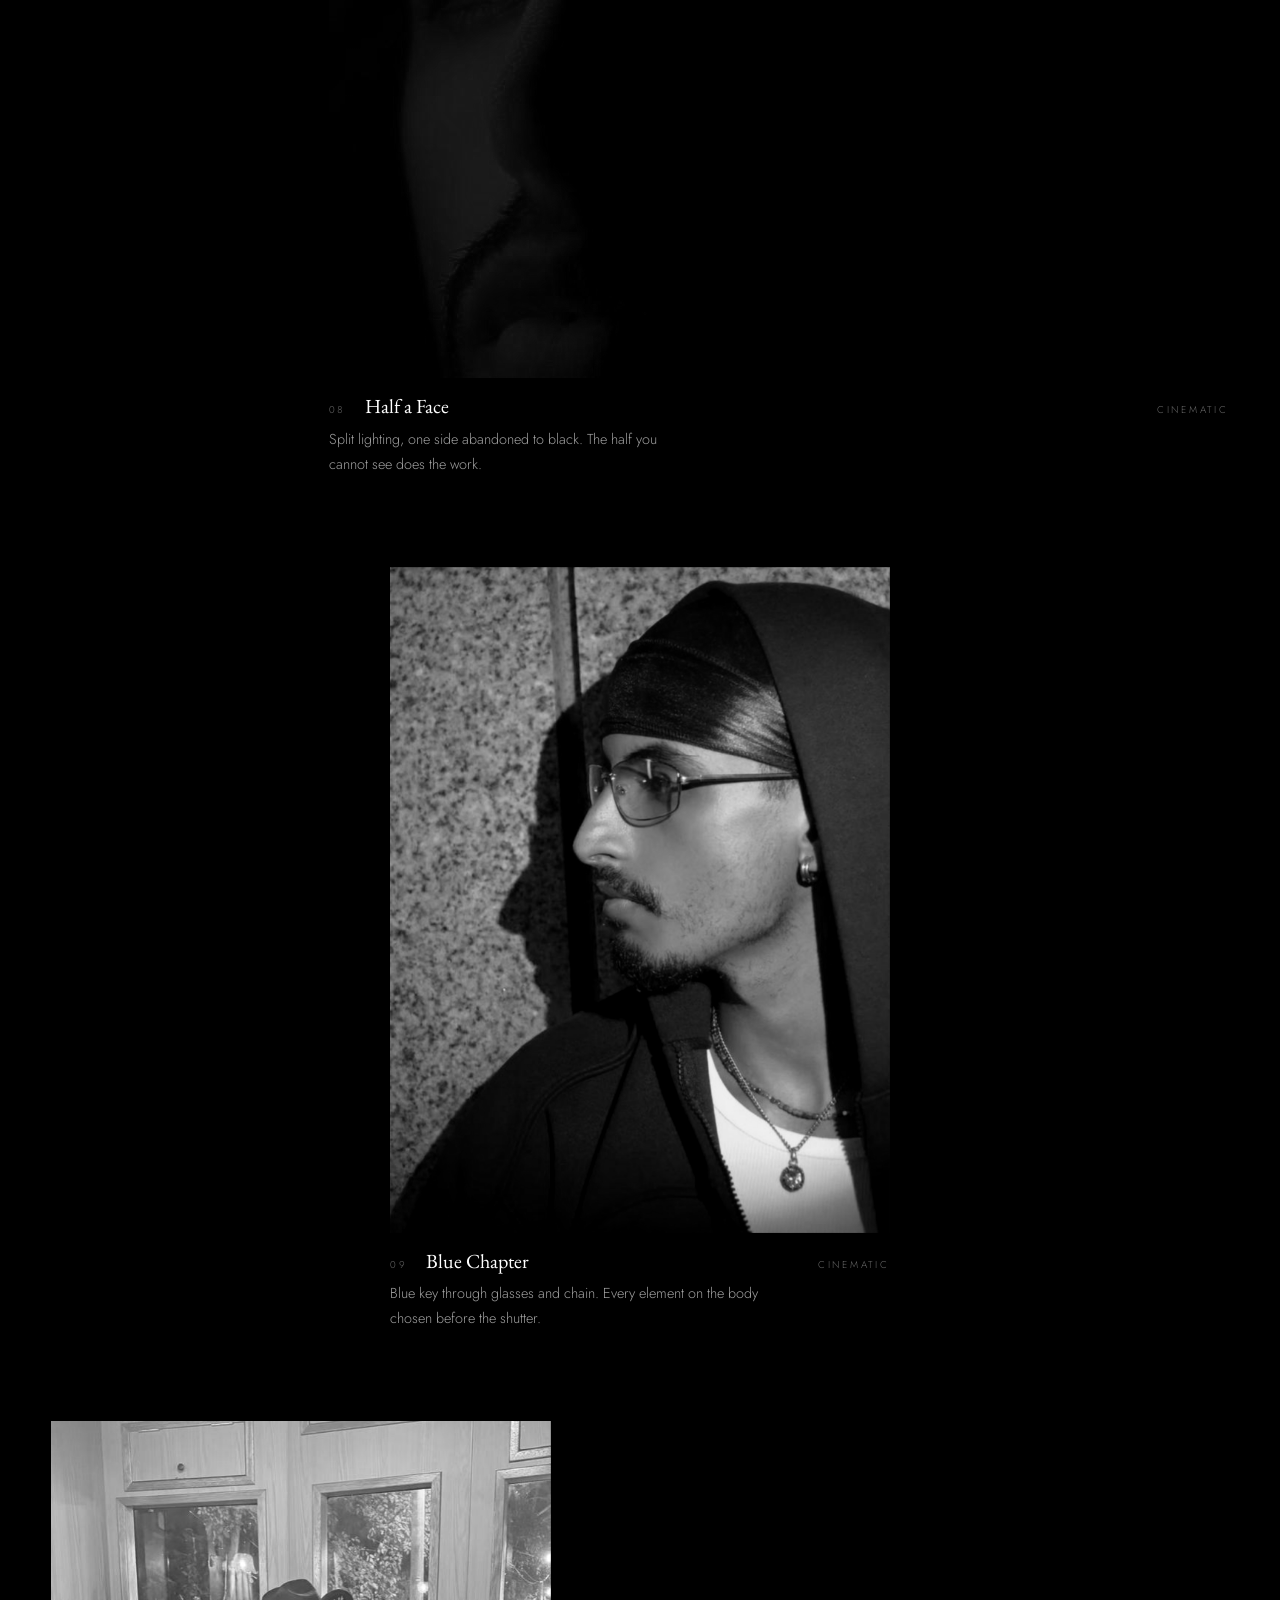
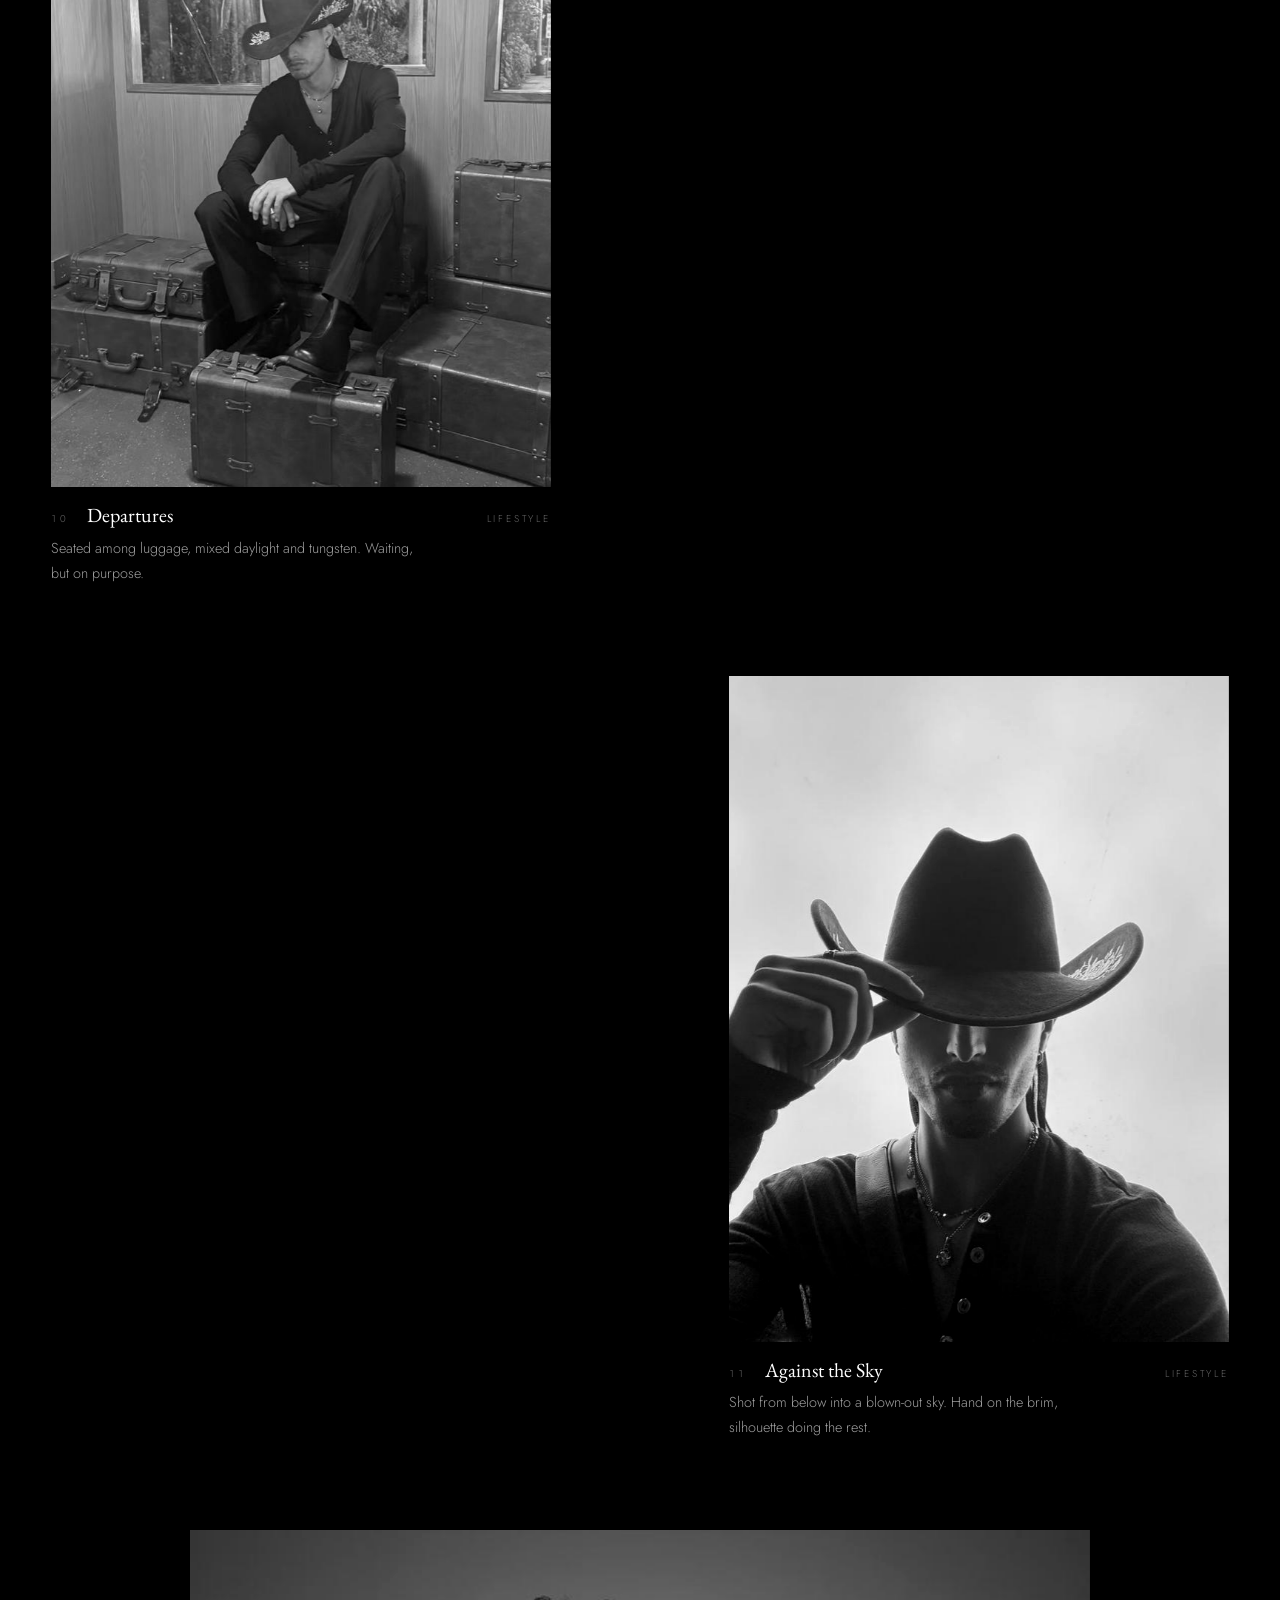
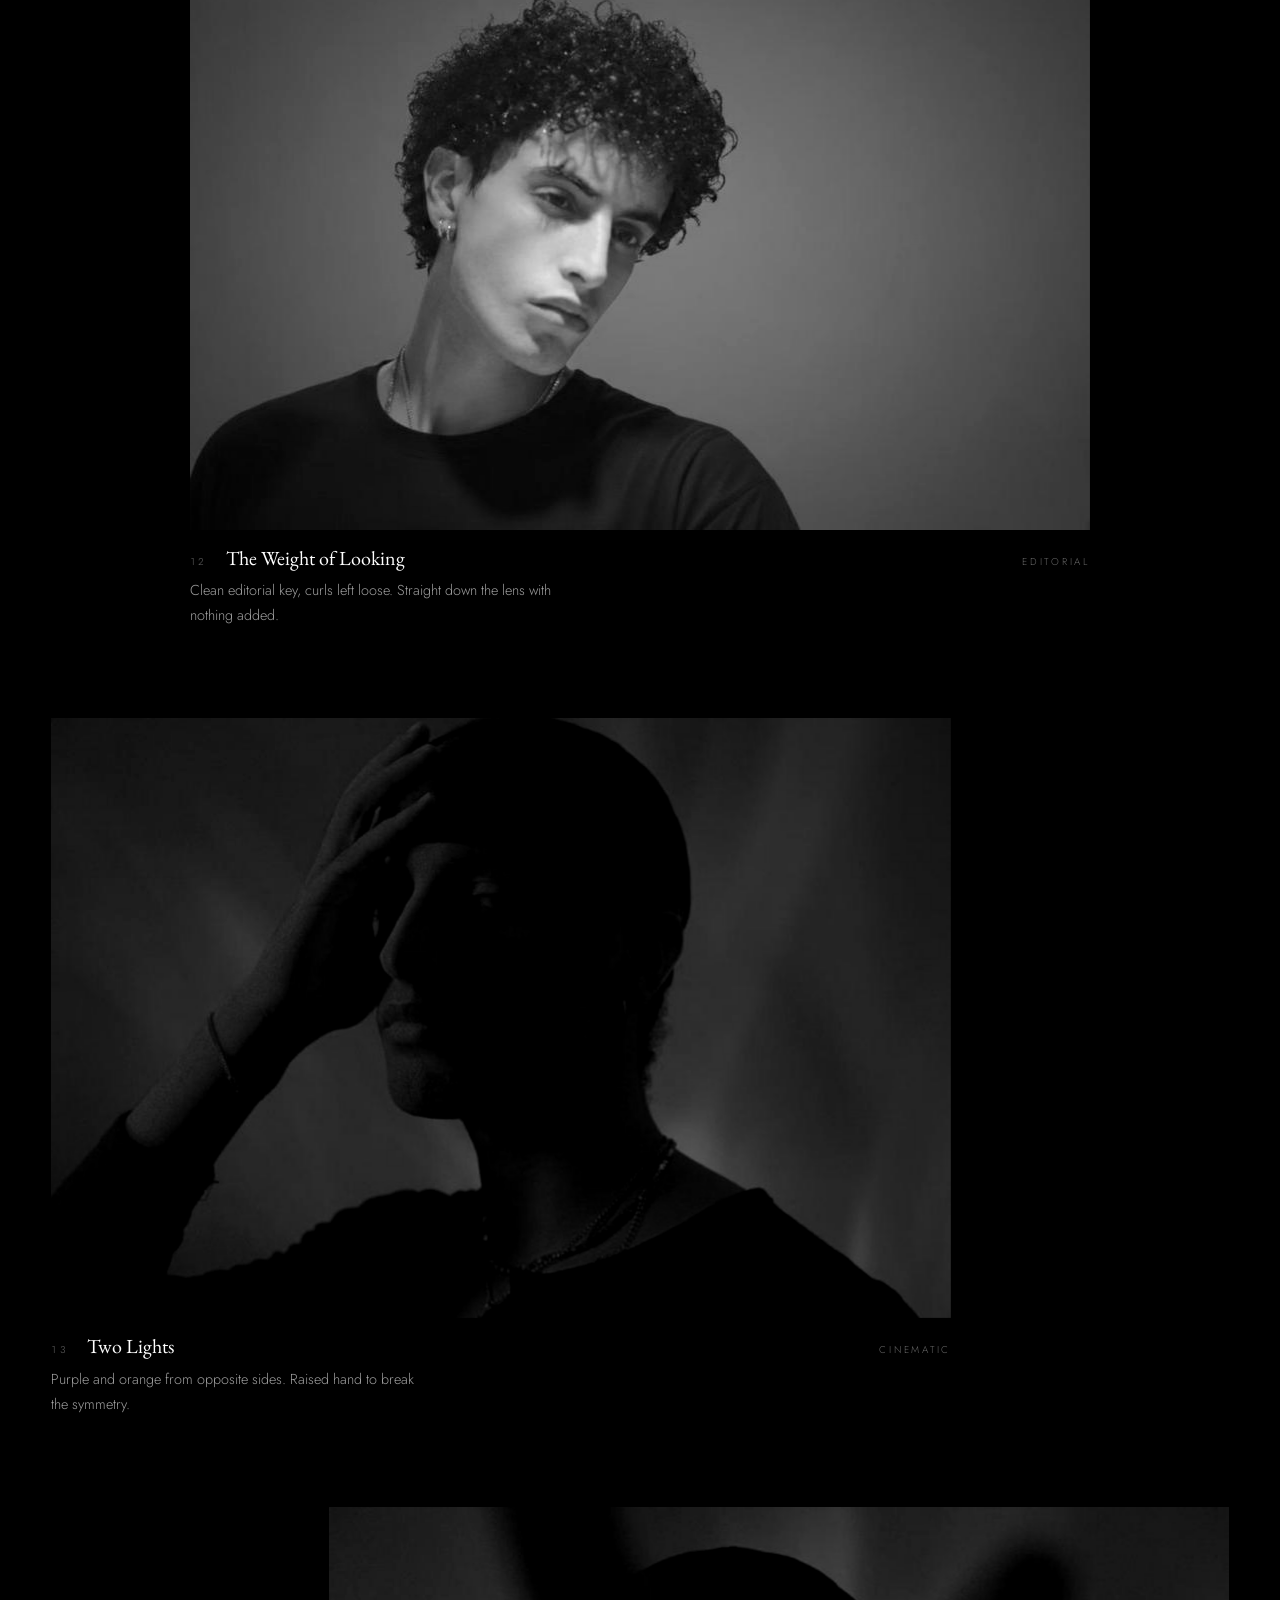
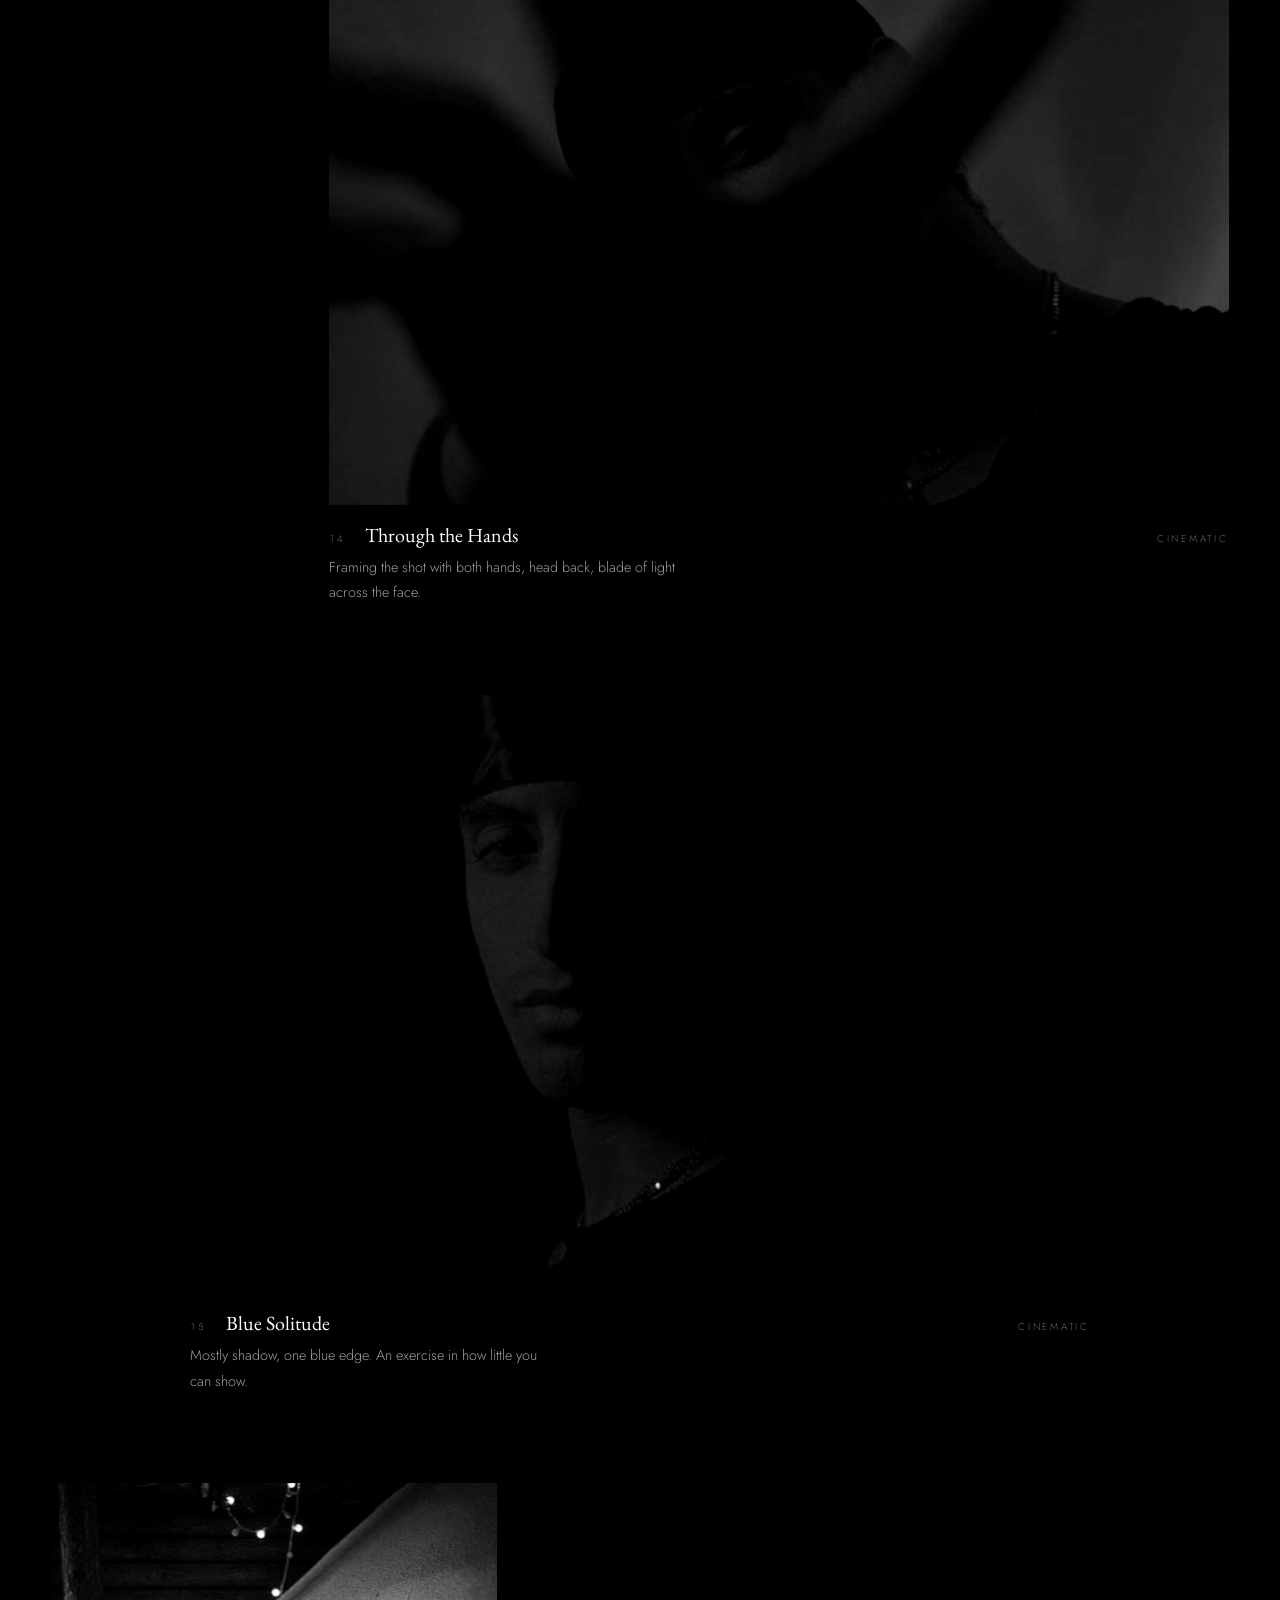
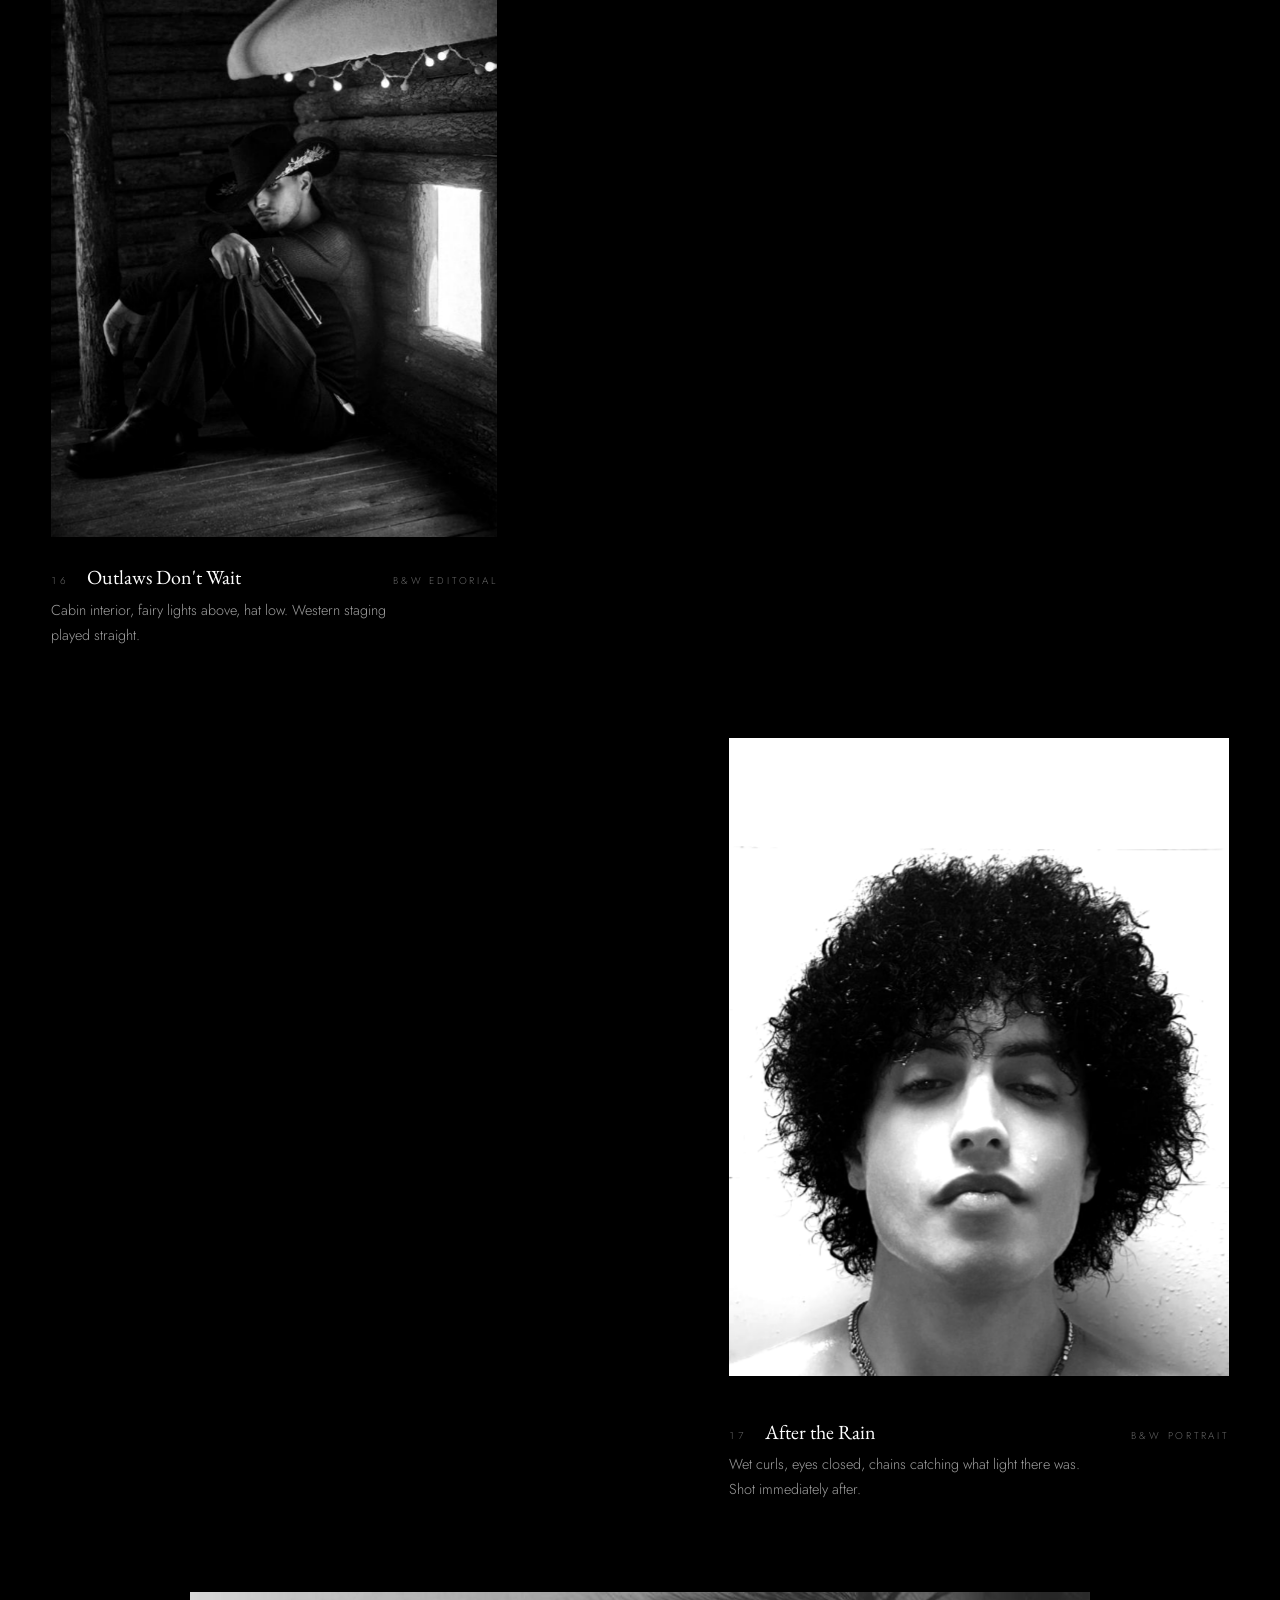
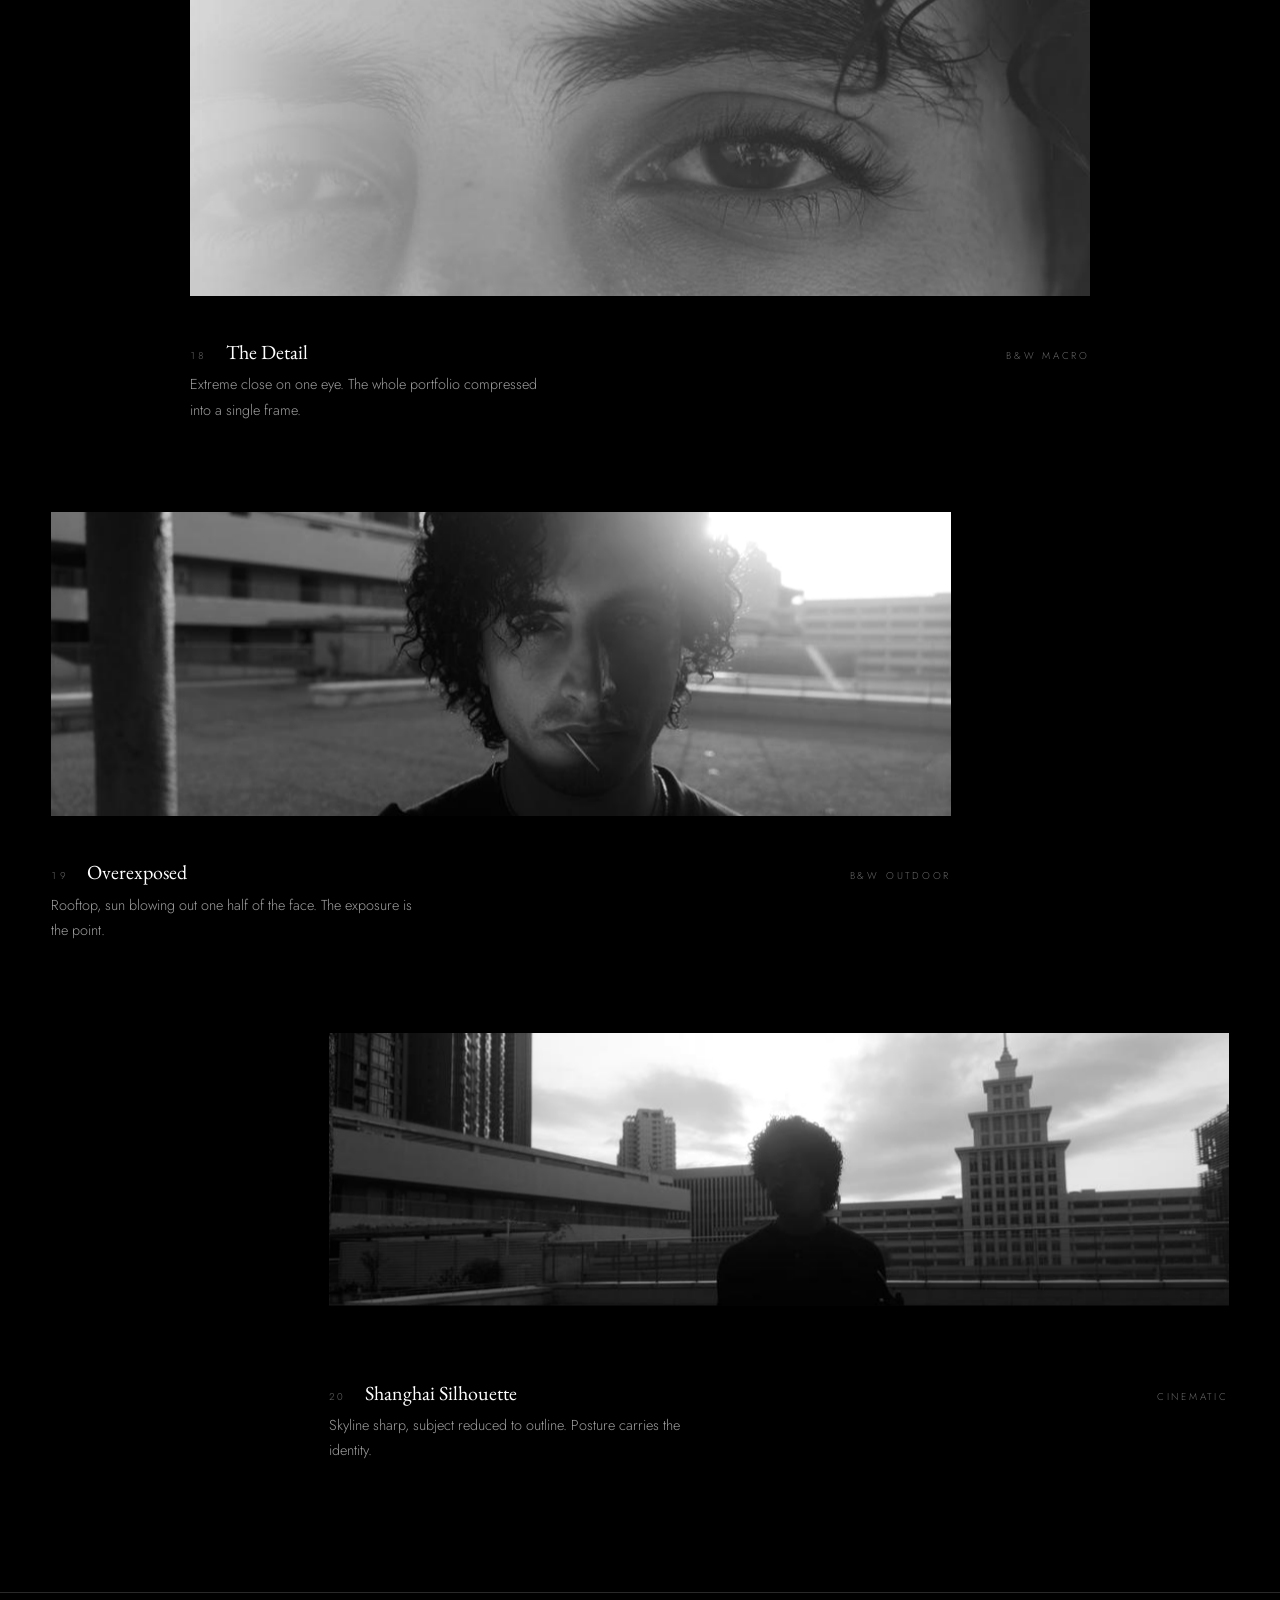
<file: work.html>
<!DOCTYPE html>
<html lang="en">
<head>
<meta charset="utf-8">
<meta name="viewport" content="width=device-width, initial-scale=1">
<title>Work — Achouak Yassine</title>
<meta name="description" content="Twenty frames: portrait, editorial, street, fashion and cinematic.">
<meta name="theme-color" content="#000000">
<link rel="icon" href="data:image/svg+xml,%3Csvg xmlns='http://www.w3.org/2000/svg' viewBox='0 0 64 64'%3E%3Crect width='64' height='64' fill='%23000'/%3E%3Ctext x='32' y='41' font-family='Helvetica,sans-serif' font-size='22' letter-spacing='2' fill='%23fff' text-anchor='middle'%3EAY%3C/text%3E%3C/svg%3E">
<meta property="og:type" content="website">
<meta property="og:title" content="Work — Achouak Yassine">
<meta property="og:description" content="Twenty frames: portrait, editorial, street, fashion and cinematic.">
<meta property="og:image" content="assets/photo-16.jpg">
<meta name="twitter:card" content="summary_large_image">
<link rel="preload" as="font" type="font/woff2" href="assets/fonts/jost-latin.woff2" crossorigin>
<link rel="stylesheet" href="assets/css/base.css">
</head>
<body data-page="work.html">
<a class="skip" href="#main">Skip to content</a>
<div id="curtain"><div class="cw">Achouak Yassine</div></div>
<header class="nav">
  <a class="nav__m" href="index.html" data-label="Achouak Yassine">Achouak Yassine</a>
  <nav class="nav__l" aria-label="Pages">
    <a href="index.html">Index</a>
    <a href="work.html" aria-current="page">Work</a>
    <a href="film.html">Film</a>
    <a href="story.html">Story</a>
    <a href="contact.html">Booking</a>
  </nav>
  <button id="burger" type="button" aria-label="Open menu" aria-expanded="false" aria-controls="menu"><span></span></button>
</header>
<nav id="menu" aria-label="Menu">
  <a href="index.html" data-label="Index">Index<i>01</i></a>
  <a href="work.html" data-label="Work">Work<i>02</i></a>
  <a href="film.html" data-label="Film">Film<i>03</i></a>
  <a href="story.html" data-label="Story">Story<i>04</i></a>
  <a href="contact.html" data-label="Booking">Booking<i>05</i></a>
</nav>
<main id="main"><header class="sec" style="padding-block:clamp(7rem,15vh,10rem) clamp(2rem,5vw,3.5rem)"><div class="wrap" data-g>
  <p class="tr-s" data-rv>Selected work</p>
  <h1 class="stmt" data-rv style="margin-top:1.4rem">Shot in monochrome. <em>Open a frame for colour.</em></h1>
  <hr class="r" style="margin-top:clamp(2rem,5vw,3.5rem)">
  <div style="display:flex;flex-wrap:wrap;justify-content:space-between;gap:.6rem 2rem;padding-top:1rem">
    <p class="tr-s" data-rv>Twenty frames</p><p class="tr-s" data-rv>Morocco &amp;amp; Shenzhen</p>
  </div>
</div></header><section class="sec" style="padding-top:0"><div class="wrap"><div class="frames">
  <figure class="fr fr--l" data-g>
   <div class="fr__box">
    <div class="fr__m" data-clip data-lb="0" role="button" tabindex="0" aria-label="Open The Resonance">
      <img src="assets/photo-00.jpg" alt="The Resonance" width="675" height="900" loading="lazy" decoding="async">
    </div>
    <figcaption class="fr__c">
      <span class="l"><span class="num">01</span><span class="ttl">The Resonance</span></span>
      <span class="tr-s">B&amp;W Editorial</span>
    </figcaption>
    <p class="body" style="font-size:.9rem;margin-top:.5rem">Studio, black on black, bass in hand. One soft source camera-left and a long falloff into nothing.</p>
   </div>
  </figure>
  <figure class="fr fr--r" data-g>
   <div class="fr__box">
    <div class="fr__m" data-clip data-lb="1" role="button" tabindex="0" aria-label="Open The Window Knows">
      <img src="assets/photo-01.jpg" alt="The Window Knows" width="600" height="900" loading="lazy" decoding="async">
    </div>
    <figcaption class="fr__c">
      <span class="l"><span class="num">02</span><span class="ttl">The Window Knows</span></span>
      <span class="tr-s">B&amp;W Portrait</span>
    </figcaption>
    <p class="body" style="font-size:.9rem;margin-top:.5rem">Window light, half the face in shadow. Shot into the curtain so the highlight wraps instead of cutting.</p>
   </div>
  </figure>
  <figure class="fr fr--n" data-g>
   <div class="fr__box">
    <div class="fr__m" data-clip data-lb="2" role="button" tabindex="0" aria-label="Open Profile of Silence">
      <img src="assets/photo-02.jpg" alt="Profile of Silence" width="675" height="900" loading="lazy" decoding="async">
    </div>
    <figcaption class="fr__c">
      <span class="l"><span class="num">03</span><span class="ttl">Profile of Silence</span></span>
      <span class="tr-s">B&amp;W Portrait</span>
    </figcaption>
    <p class="body" style="font-size:.9rem;margin-top:.5rem">Hard profile, single key, no fill. The necklace catches the only specular in the frame.</p>
   </div>
  </figure>
  <figure class="fr fr--l" data-g>
   <div class="fr__box">
    <div class="fr__m" data-clip data-lb="3" role="button" tabindex="0" aria-label="Open Neon Ghost">
      <img src="assets/photo-03.jpg" alt="Neon Ghost" width="600" height="900" loading="lazy" decoding="async">
    </div>
    <figcaption class="fr__c">
      <span class="l"><span class="num">04</span><span class="ttl">Neon Ghost</span></span>
      <span class="tr-s">Streetwear</span>
    </figcaption>
    <p class="body" style="font-size:.9rem;margin-top:.5rem">Shanghai after midnight. Leather, hood up, shop signage doing all the colour work.</p>
   </div>
  </figure>
  <figure class="fr fr--r" data-g>
   <div class="fr__box">
    <div class="fr__m" data-clip data-lb="4" role="button" tabindex="0" aria-label="Open The Ancient Garden">
      <img src="assets/photo-04.jpg" alt="The Ancient Garden" width="599" height="900" loading="lazy" decoding="async">
    </div>
    <figcaption class="fr__c">
      <span class="l"><span class="num">05</span><span class="ttl">The Ancient Garden</span></span>
      <span class="tr-s">Fashion</span>
    </figcaption>
    <p class="body" style="font-size:.9rem;margin-top:.5rem">Black against green, late afternoon. The hat brim takes the eyes out and the stance carries it.</p>
   </div>
  </figure>
  <figure class="fr fr--n" data-g>
   <div class="fr__box">
    <div class="fr__m" data-clip data-lb="5" role="button" tabindex="0" aria-label="Open Between the Columns">
      <img src="assets/photo-05.jpg" alt="Between the Columns" width="599" height="900" loading="lazy" decoding="async">
    </div>
    <figcaption class="fr__c">
      <span class="l"><span class="num">06</span><span class="ttl">Between the Columns</span></span>
      <span class="tr-s">Fashion</span>
    </figcaption>
    <p class="body" style="font-size:.9rem;margin-top:.5rem">Wide frame, full of air. Columns for scale, black for contrast, no retouching on the light.</p>
   </div>
  </figure>
  <figure class="fr fr--l" data-g>
   <div class="fr__box">
    <div class="fr__m" data-clip data-lb="6" role="button" tabindex="0" aria-label="Open Blue Frequency">
      <img src="assets/photo-06.jpg" alt="Blue Frequency" width="900" height="506" loading="lazy" decoding="async">
    </div>
    <figcaption class="fr__c">
      <span class="l"><span class="num">07</span><span class="ttl">Blue Frequency</span></span>
      <span class="tr-s">Cinematic</span>
    </figcaption>
    <p class="body" style="font-size:.9rem;margin-top:.5rem">Gelled blue, close and underexposed. Kept the noise rather than cleaning it up.</p>
   </div>
  </figure>
  <figure class="fr fr--r" data-g>
   <div class="fr__box">
    <div class="fr__m" data-clip data-lb="7" role="button" tabindex="0" aria-label="Open Half a Face">
      <img src="assets/photo-07.jpg" alt="Half a Face" width="900" height="506" loading="lazy" decoding="async">
    </div>
    <figcaption class="fr__c">
      <span class="l"><span class="num">08</span><span class="ttl">Half a Face</span></span>
      <span class="tr-s">Cinematic</span>
    </figcaption>
    <p class="body" style="font-size:.9rem;margin-top:.5rem">Split lighting, one side abandoned to black. The half you cannot see does the work.</p>
   </div>
  </figure>
  <figure class="fr fr--n" data-g>
   <div class="fr__box">
    <div class="fr__m" data-clip data-lb="8" role="button" tabindex="0" aria-label="Open Blue Chapter">
      <img src="assets/photo-08.jpg" alt="Blue Chapter" width="675" height="900" loading="lazy" decoding="async">
    </div>
    <figcaption class="fr__c">
      <span class="l"><span class="num">09</span><span class="ttl">Blue Chapter</span></span>
      <span class="tr-s">Cinematic</span>
    </figcaption>
    <p class="body" style="font-size:.9rem;margin-top:.5rem">Blue key through glasses and chain. Every element on the body chosen before the shutter.</p>
   </div>
  </figure>
  <figure class="fr fr--l" data-g>
   <div class="fr__box">
    <div class="fr__m" data-clip data-lb="9" role="button" tabindex="0" aria-label="Open Departures">
      <img src="assets/photo-09.jpg" alt="Departures" width="675" height="900" loading="lazy" decoding="async">
    </div>
    <figcaption class="fr__c">
      <span class="l"><span class="num">10</span><span class="ttl">Departures</span></span>
      <span class="tr-s">Lifestyle</span>
    </figcaption>
    <p class="body" style="font-size:.9rem;margin-top:.5rem">Seated among luggage, mixed daylight and tungsten. Waiting, but on purpose.</p>
   </div>
  </figure>
  <figure class="fr fr--r" data-g>
   <div class="fr__box">
    <div class="fr__m" data-clip data-lb="10" role="button" tabindex="0" aria-label="Open Against the Sky">
      <img src="assets/photo-10.jpg" alt="Against the Sky" width="675" height="900" loading="lazy" decoding="async">
    </div>
    <figcaption class="fr__c">
      <span class="l"><span class="num">11</span><span class="ttl">Against the Sky</span></span>
      <span class="tr-s">Lifestyle</span>
    </figcaption>
    <p class="body" style="font-size:.9rem;margin-top:.5rem">Shot from below into a blown-out sky. Hand on the brim, silhouette doing the rest.</p>
   </div>
  </figure>
  <figure class="fr fr--n" data-g>
   <div class="fr__box">
    <div class="fr__m" data-clip data-lb="11" role="button" tabindex="0" aria-label="Open The Weight of Looking">
      <img src="assets/photo-11.jpg" alt="The Weight of Looking" width="900" height="600" loading="lazy" decoding="async">
    </div>
    <figcaption class="fr__c">
      <span class="l"><span class="num">12</span><span class="ttl">The Weight of Looking</span></span>
      <span class="tr-s">Editorial</span>
    </figcaption>
    <p class="body" style="font-size:.9rem;margin-top:.5rem">Clean editorial key, curls left loose. Straight down the lens with nothing added.</p>
   </div>
  </figure>
  <figure class="fr fr--l" data-g>
   <div class="fr__box">
    <div class="fr__m" data-clip data-lb="12" role="button" tabindex="0" aria-label="Open Two Lights">
      <img src="assets/photo-12.jpg" alt="Two Lights" width="900" height="600" loading="lazy" decoding="async">
    </div>
    <figcaption class="fr__c">
      <span class="l"><span class="num">13</span><span class="ttl">Two Lights</span></span>
      <span class="tr-s">Cinematic</span>
    </figcaption>
    <p class="body" style="font-size:.9rem;margin-top:.5rem">Purple and orange from opposite sides. Raised hand to break the symmetry.</p>
   </div>
  </figure>
  <figure class="fr fr--r" data-g>
   <div class="fr__box">
    <div class="fr__m" data-clip data-lb="13" role="button" tabindex="0" aria-label="Open Through the Hands">
      <img src="assets/photo-13.jpg" alt="Through the Hands" width="900" height="600" loading="lazy" decoding="async">
    </div>
    <figcaption class="fr__c">
      <span class="l"><span class="num">14</span><span class="ttl">Through the Hands</span></span>
      <span class="tr-s">Cinematic</span>
    </figcaption>
    <p class="body" style="font-size:.9rem;margin-top:.5rem">Framing the shot with both hands, head back, blade of light across the face.</p>
   </div>
  </figure>
  <figure class="fr fr--n" data-g>
   <div class="fr__box">
    <div class="fr__m" data-clip data-lb="14" role="button" tabindex="0" aria-label="Open Blue Solitude">
      <img src="assets/photo-14.jpg" alt="Blue Solitude" width="900" height="600" loading="lazy" decoding="async">
    </div>
    <figcaption class="fr__c">
      <span class="l"><span class="num">15</span><span class="ttl">Blue Solitude</span></span>
      <span class="tr-s">Cinematic</span>
    </figcaption>
    <p class="body" style="font-size:.9rem;margin-top:.5rem">Mostly shadow, one blue edge. An exercise in how little you can show.</p>
   </div>
  </figure>
  <figure class="fr fr--l" data-g>
   <div class="fr__box">
    <div class="fr__m" data-clip data-lb="15" role="button" tabindex="0" aria-label="Open Outlaws Don&#x27;t Wait">
      <img src="assets/photo-15.jpg" alt="Outlaws Don&#x27;t Wait" width="603" height="900" loading="lazy" decoding="async">
    </div>
    <figcaption class="fr__c">
      <span class="l"><span class="num">16</span><span class="ttl">Outlaws Don&#x27;t Wait</span></span>
      <span class="tr-s">B&amp;W Editorial</span>
    </figcaption>
    <p class="body" style="font-size:.9rem;margin-top:.5rem">Cabin interior, fairy lights above, hat low. Western staging played straight.</p>
   </div>
  </figure>
  <figure class="fr fr--r" data-g>
   <div class="fr__box">
    <div class="fr__m" data-clip data-lb="16" role="button" tabindex="0" aria-label="Open After the Rain">
      <img src="assets/photo-16.jpg" alt="After the Rain" width="675" height="900" loading="lazy" decoding="async">
    </div>
    <figcaption class="fr__c">
      <span class="l"><span class="num">17</span><span class="ttl">After the Rain</span></span>
      <span class="tr-s">B&amp;W Portrait</span>
    </figcaption>
    <p class="body" style="font-size:.9rem;margin-top:.5rem">Wet curls, eyes closed, chains catching what light there was. Shot immediately after.</p>
   </div>
  </figure>
  <figure class="fr fr--n" data-g>
   <div class="fr__box">
    <div class="fr__m" data-clip data-lb="17" role="button" tabindex="0" aria-label="Open The Detail">
      <img src="assets/photo-17.jpg" alt="The Detail" width="900" height="332" loading="lazy" decoding="async">
    </div>
    <figcaption class="fr__c">
      <span class="l"><span class="num">18</span><span class="ttl">The Detail</span></span>
      <span class="tr-s">B&amp;W Macro</span>
    </figcaption>
    <p class="body" style="font-size:.9rem;margin-top:.5rem">Extreme close on one eye. The whole portfolio compressed into a single frame.</p>
   </div>
  </figure>
  <figure class="fr fr--l" data-g>
   <div class="fr__box">
    <div class="fr__m" data-clip data-lb="18" role="button" tabindex="0" aria-label="Open Overexposed">
      <img src="assets/photo-18.jpg" alt="Overexposed" width="900" height="332" loading="lazy" decoding="async">
    </div>
    <figcaption class="fr__c">
      <span class="l"><span class="num">19</span><span class="ttl">Overexposed</span></span>
      <span class="tr-s">B&amp;W Outdoor</span>
    </figcaption>
    <p class="body" style="font-size:.9rem;margin-top:.5rem">Rooftop, sun blowing out one half of the face. The exposure is the point.</p>
   </div>
  </figure>
  <figure class="fr fr--r" data-g>
   <div class="fr__box">
    <div class="fr__m" data-clip data-lb="19" role="button" tabindex="0" aria-label="Open Shanghai Silhouette">
      <img src="assets/photo-19.jpg" alt="Shanghai Silhouette" width="900" height="332" loading="lazy" decoding="async">
    </div>
    <figcaption class="fr__c">
      <span class="l"><span class="num">20</span><span class="ttl">Shanghai Silhouette</span></span>
      <span class="tr-s">Cinematic</span>
    </figcaption>
    <p class="body" style="font-size:.9rem;margin-top:.5rem">Skyline sharp, subject reduced to outline. Posture carries the identity.</p>
   </div>
  </figure>
</div></div></section></main>
<div id="lb" role="dialog" aria-modal="true" aria-labelledby="lb-tt" aria-hidden="true">
  <button class="cl" id="lb-close" type="button">Close</button>
  <div class="stg"><img id="lb-img" alt=""></div>
  <div class="sd">
    <div><span class="num" id="lb-ix"></span>
      <h3 class="ttl" id="lb-tt" style="margin-top:.4rem"></h3>
      <p id="lb-st"></p><p class="tr-s" id="lb-cg" style="margin-top:.6rem"></p></div>
    <div class="nv"><button id="lb-prev" type="button">Previous</button><button id="lb-next" type="button">Next</button></div>
  </div>
</div>
<script>window.PHOTOS=[{"src":"assets/photo-00.jpg","title":"The Resonance","cat":"B&W Editorial","story":"Studio, black on black, bass in hand. One soft source camera-left and a long falloff into nothing.","w":675,"h":900},{"src":"assets/photo-01.jpg","title":"The Window Knows","cat":"B&W Portrait","story":"Window light, half the face in shadow. Shot into the curtain so the highlight wraps instead of cutting.","w":600,"h":900},{"src":"assets/photo-02.jpg","title":"Profile of Silence","cat":"B&W Portrait","story":"Hard profile, single key, no fill. The necklace catches the only specular in the frame.","w":675,"h":900},{"src":"assets/photo-03.jpg","title":"Neon Ghost","cat":"Streetwear","story":"Shanghai after midnight. Leather, hood up, shop signage doing all the colour work.","w":600,"h":900},{"src":"assets/photo-04.jpg","title":"The Ancient Garden","cat":"Fashion","story":"Black against green, late afternoon. The hat brim takes the eyes out and the stance carries it.","w":599,"h":900},{"src":"assets/photo-05.jpg","title":"Between the Columns","cat":"Fashion","story":"Wide frame, full of air. Columns for scale, black for contrast, no retouching on the light.","w":599,"h":900},{"src":"assets/photo-06.jpg","title":"Blue Frequency","cat":"Cinematic","story":"Gelled blue, close and underexposed. Kept the noise rather than cleaning it up.","w":900,"h":506},{"src":"assets/photo-07.jpg","title":"Half a Face","cat":"Cinematic","story":"Split lighting, one side abandoned to black. The half you cannot see does the work.","w":900,"h":506},{"src":"assets/photo-08.jpg","title":"Blue Chapter","cat":"Cinematic","story":"Blue key through glasses and chain. Every element on the body chosen before the shutter.","w":675,"h":900},{"src":"assets/photo-09.jpg","title":"Departures","cat":"Lifestyle","story":"Seated among luggage, mixed daylight and tungsten. Waiting, but on purpose.","w":675,"h":900},{"src":"assets/photo-10.jpg","title":"Against the Sky","cat":"Lifestyle","story":"Shot from below into a blown-out sky. Hand on the brim, silhouette doing the rest.","w":675,"h":900},{"src":"assets/photo-11.jpg","title":"The Weight of Looking","cat":"Editorial","story":"Clean editorial key, curls left loose. Straight down the lens with nothing added.","w":900,"h":600},{"src":"assets/photo-12.jpg","title":"Two Lights","cat":"Cinematic","story":"Purple and orange from opposite sides. Raised hand to break the symmetry.","w":900,"h":600},{"src":"assets/photo-13.jpg","title":"Through the Hands","cat":"Cinematic","story":"Framing the shot with both hands, head back, blade of light across the face.","w":900,"h":600},{"src":"assets/photo-14.jpg","title":"Blue Solitude","cat":"Cinematic","story":"Mostly shadow, one blue edge. An exercise in how little you can show.","w":900,"h":600},{"src":"assets/photo-15.jpg","title":"Outlaws Don't Wait","cat":"B&W Editorial","story":"Cabin interior, fairy lights above, hat low. Western staging played straight.","w":603,"h":900},{"src":"assets/photo-16.jpg","title":"After the Rain","cat":"B&W Portrait","story":"Wet curls, eyes closed, chains catching what light there was. Shot immediately after.","w":675,"h":900},{"src":"assets/photo-17.jpg","title":"The Detail","cat":"B&W Macro","story":"Extreme close on one eye. The whole portfolio compressed into a single frame.","w":900,"h":332},{"src":"assets/photo-18.jpg","title":"Overexposed","cat":"B&W Outdoor","story":"Rooftop, sun blowing out one half of the face. The exposure is the point.","w":900,"h":332},{"src":"assets/photo-19.jpg","title":"Shanghai Silhouette","cat":"Cinematic","story":"Skyline sharp, subject reduced to outline. Posture carries the identity.","w":900,"h":332}];</script>

<footer class="ft">
  <div>
    <p class="tr">Achouak Yassine</p>
    <p class="tr-s" style="margin-top:.6rem">Morocco — Shenzhen · Available worldwide</p>
  </div>
  <div class="ft__l">
    <a href="index.html" data-label="Index">Index</a>
    <a href="work.html" data-label="Work">Work</a>
    <a href="film.html" data-label="Film">Film</a>
    <a href="story.html" data-label="Story">Story</a>
    <a href="contact.html" data-label="Booking">Booking</a>
    <a href="https://instagram.com/yassine_achouak" target="_blank" rel="noopener noreferrer">Instagram</a>
    <a href="https://www.tiktok.com/@yassine_achouak" target="_blank" rel="noopener noreferrer">TikTok</a>
  </div>
  <p class="tr-s">&copy; <span data-year>2026</span></p>
</footer>
<script src="assets/vendor/gsap.min.js"></script>
<script src="assets/vendor/ScrollTrigger.min.js"></script>
<script src="assets/vendor/lenis.min.js"></script>
<script src="assets/js/app.js"></script>
</body>
</html>
</file>
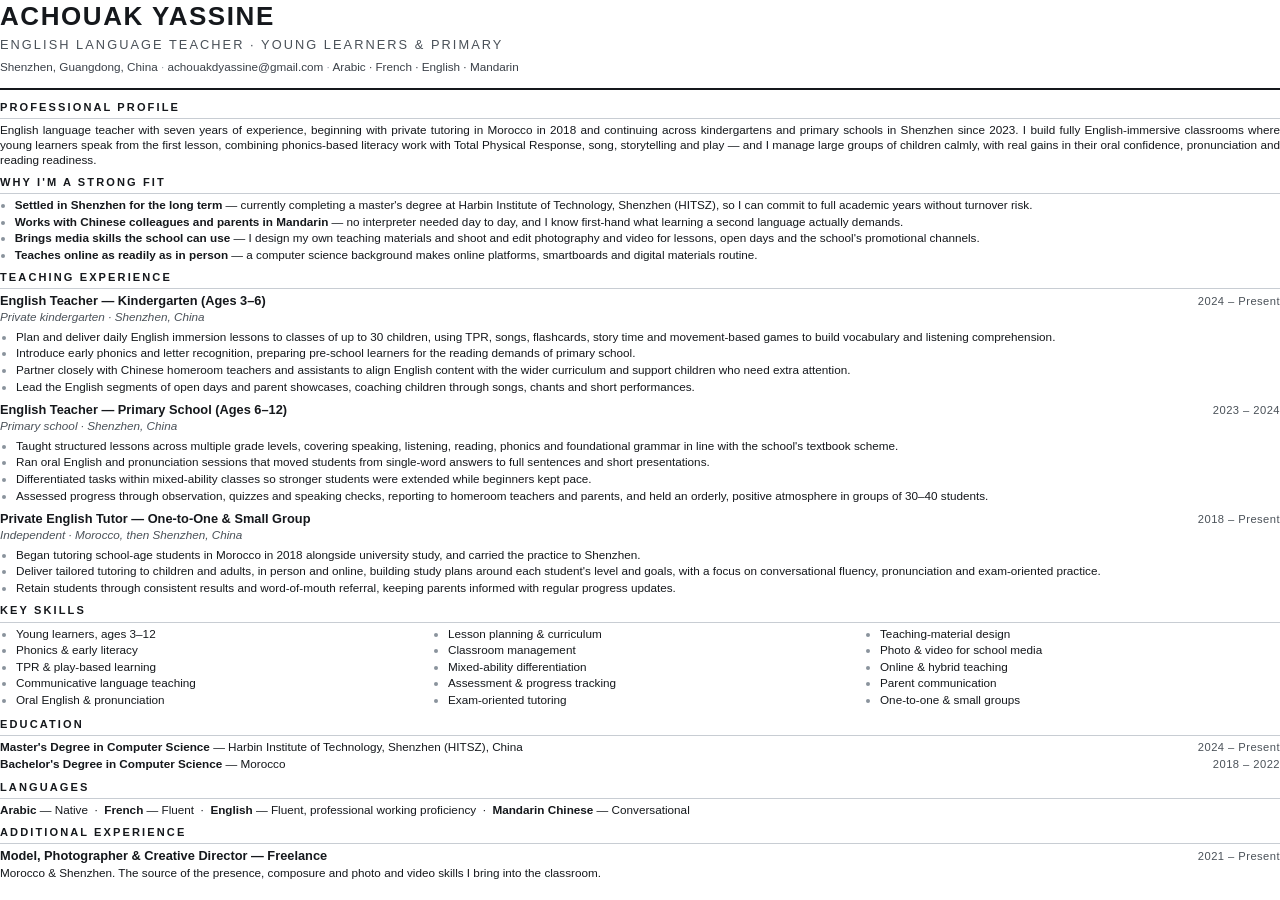
<file: cv/achouak-yassine-teaching-cv.html>
<!DOCTYPE html>
<html lang="en">
<head>
<meta charset="utf-8">
<title>Achouak Yassine — English Language Teacher · CV</title>
<style>
  @page { size: A4; margin: 10mm 13mm; }
  * { box-sizing: border-box; }
  html { -webkit-print-color-adjust: exact; print-color-adjust: exact; }
  body {
    margin: 0;
    font-family: "Helvetica Neue", Helvetica, Arial, sans-serif;
    font-size: 8.8pt;
    line-height: 1.25;
    color: #15181c;
    background: #fff;
  }
  a { color: inherit; text-decoration: none; }

  header { border-bottom: 1.6pt solid #15181c; padding-bottom: 6pt; margin-bottom: 8pt; }
  h1 {
    font-size: 19.5pt;
    letter-spacing: .06em;
    text-transform: uppercase;
    font-weight: 700;
    margin: 0 0 3pt;
  }
  .role {
    font-size: 9.6pt;
    letter-spacing: .16em;
    text-transform: uppercase;
    color: #4a5158;
    margin: 0 0 6pt;
  }
  .meta { font-size: 8.8pt; color: #3a4048; }
  .meta span:not(:last-child)::after { content: "  ·  "; color: #9aa2aa; }

  h2 {
    font-size: 8.3pt;
    letter-spacing: .19em;
    text-transform: uppercase;
    font-weight: 700;
    color: #15181c;
    margin: 6.5pt 0 3pt;
    padding-bottom: 2.5pt;
    border-bottom: .6pt solid #c8cdd3;
  }
  section:first-of-type h2 { margin-top: 0; }
  p { margin: 0 0 4pt; }
  .summary { text-align: justify; }

  .job { margin-bottom: 5.5pt; }
  .job:last-child { margin-bottom: 0; }
  .job-head { display: flex; justify-content: space-between; align-items: baseline; gap: 10pt; }
  .job-title { font-weight: 700; font-size: 9.6pt; }
  .job-when { font-size: 8.4pt; color: #4a5158; white-space: nowrap; letter-spacing: .04em; }
  .job-where { font-size: 8.8pt; color: #4a5158; font-style: italic; margin: 1pt 0 3.5pt; }
  ul { margin: 0; padding-left: 12pt; }
  li { margin-bottom: 1.6pt; }
  li::marker { color: #8a939c; }

  .cols { display: flex; gap: 16pt; }
  .cols > div { flex: 1; }
  .skills { margin: 0; padding-left: 12pt; }
  .skills li { margin-bottom: 1.4pt; }

  .lang { display: flex; justify-content: space-between; border-bottom: .4pt dotted #c8cdd3; padding: 2pt 0; }
  .lang span:last-child { color: #4a5158; font-size: 8.8pt; }

  .edu-line { display: flex; justify-content: space-between; align-items: baseline; gap: 10pt; }
  .note { font-size: 8.4pt; color: #4a5158; }
</style>
</head>
<body>

<header>
  <h1>Achouak Yassine</h1>
  <p class="role">English Language Teacher &middot; Young Learners &amp; Primary</p>
  <p class="meta">
    <span>Shenzhen, Guangdong, China</span>
    <span>achouakdyassine@gmail.com</span>
    <span>Arabic · French · English · Mandarin</span>
  </p>
</header>

<section>
  <h2>Professional Profile</h2>
  <p class="summary">English language teacher with seven years of experience, beginning with private tutoring in Morocco in 2018 and continuing across kindergartens and primary schools in Shenzhen since 2023. I build fully English-immersive classrooms where young learners speak from the first lesson, combining phonics-based literacy work with Total Physical Response, song, storytelling and play — and I manage large groups of children calmly, with real gains in their oral confidence, pronunciation and reading readiness.</p>
</section>


<section>
  <h2>Why I'm a Strong Fit</h2>
  <ul class="skills" style="padding-left:11pt">
    <li><strong>Settled in Shenzhen for the long term</strong> — currently completing a master's degree at Harbin Institute of Technology, Shenzhen (HITSZ), so I can commit to full academic years without turnover risk.</li>
    <li><strong>Works with Chinese colleagues and parents in Mandarin</strong> — no interpreter needed day to day, and I know first-hand what learning a second language actually demands.</li>
    <li><strong>Brings media skills the school can use</strong> — I design my own teaching materials and shoot and edit photography and video for lessons, open days and the school's promotional channels.</li>
    <li><strong>Teaches online as readily as in person</strong> — a computer science background makes online platforms, smartboards and digital materials routine.</li>
  </ul>
</section>

<section>
  <h2>Teaching Experience</h2>

  <div class="job">
    <div class="job-head">
      <span class="job-title">English Teacher — Kindergarten (Ages 3–6)</span>
      <span class="job-when">2024 – Present</span>
    </div>
    <p class="job-where">Private kindergarten · Shenzhen, China</p>
    <ul>
      <li>Plan and deliver daily English immersion lessons to classes of up to 30 children, using TPR, songs, flashcards, story time and movement-based games to build vocabulary and listening comprehension.</li>
      <li>Introduce early phonics and letter recognition, preparing pre-school learners for the reading demands of primary school.</li>
      <li>Partner closely with Chinese homeroom teachers and assistants to align English content with the wider curriculum and support children who need extra attention.</li>
      <li>Lead the English segments of open days and parent showcases, coaching children through songs, chants and short performances.</li>
    </ul>
  </div>

  <div class="job">
    <div class="job-head">
      <span class="job-title">English Teacher — Primary School (Ages 6–12)</span>
      <span class="job-when">2023 – 2024</span>
    </div>
    <p class="job-where">Primary school · Shenzhen, China</p>
    <ul>
      <li>Taught structured lessons across multiple grade levels, covering speaking, listening, reading, phonics and foundational grammar in line with the school's textbook scheme.</li>
      <li>Ran oral English and pronunciation sessions that moved students from single-word answers to full sentences and short presentations.</li>
      <li>Differentiated tasks within mixed-ability classes so stronger students were extended while beginners kept pace.</li>
      <li>Assessed progress through observation, quizzes and speaking checks, reporting to homeroom teachers and parents, and held an orderly, positive atmosphere in groups of 30–40 students.</li>
    </ul>
  </div>

  <div class="job">
    <div class="job-head">
      <span class="job-title">Private English Tutor — One-to-One &amp; Small Group</span>
      <span class="job-when">2018 – Present</span>
    </div>
    <p class="job-where">Independent · Morocco, then Shenzhen, China</p>
    <ul>
      <li>Began tutoring school-age students in Morocco in 2018 alongside university study, and carried the practice to Shenzhen.</li>
      <li>Deliver tailored tutoring to children and adults, in person and online, building study plans around each student's level and goals, with a focus on conversational fluency, pronunciation and exam-oriented practice.</li>
      <li>Retain students through consistent results and word-of-mouth referral, keeping parents informed with regular progress updates.</li>
    </ul>
  </div>
</section>

<section>
  <h2>Key Skills</h2>
  <div class="cols" style="gap:12pt">
    <div>
      <ul class="skills">
        <li>Young learners, ages 3–12</li>
        <li>Phonics &amp; early literacy</li>
        <li>TPR &amp; play-based learning</li>
        <li>Communicative language teaching</li>
        <li>Oral English &amp; pronunciation</li>
      </ul>
    </div>
    <div>
      <ul class="skills">
        <li>Lesson planning &amp; curriculum</li>
        <li>Classroom management</li>
        <li>Mixed-ability differentiation</li>
        <li>Assessment &amp; progress tracking</li>
        <li>Exam-oriented tutoring</li>
      </ul>
    </div>
    <div>
      <ul class="skills">
        <li>Teaching-material design</li>
        <li>Photo &amp; video for school media</li>
        <li>Online &amp; hybrid teaching</li>
        <li>Parent communication</li>
        <li>One-to-one &amp; small groups</li>
      </ul>
    </div>
  </div>
</section>

<section>
  <h2>Education</h2>
  <div class="edu-line">
    <span><strong>Master's Degree in Computer Science</strong> — Harbin Institute of Technology, Shenzhen (HITSZ), China</span>
    <span class="job-when">2024 – Present</span>
  </div>
  <div class="edu-line" style="margin-top:2pt">
    <span><strong>Bachelor's Degree in Computer Science</strong> — Morocco</span>
    <span class="job-when">2018 – 2022</span>
  </div>
</section>

<section>
  <h2>Languages</h2>
  <p><strong>Arabic</strong> — Native &nbsp;·&nbsp; <strong>French</strong> — Fluent &nbsp;·&nbsp; <strong>English</strong> — Fluent, professional working proficiency &nbsp;·&nbsp; <strong>Mandarin Chinese</strong> — Conversational</p>
</section>

<section>
  <h2>Additional Experience</h2>
  <div class="job-head">
    <span class="job-title">Model, Photographer &amp; Creative Director — Freelance</span>
    <span class="job-when">2021 – Present</span>
  </div>
  <p style="margin-top:1pt">Morocco &amp; Shenzhen. The source of the presence, composure and photo and video skills I bring into the classroom.</p>
</section>


</body>
</html>
</file>
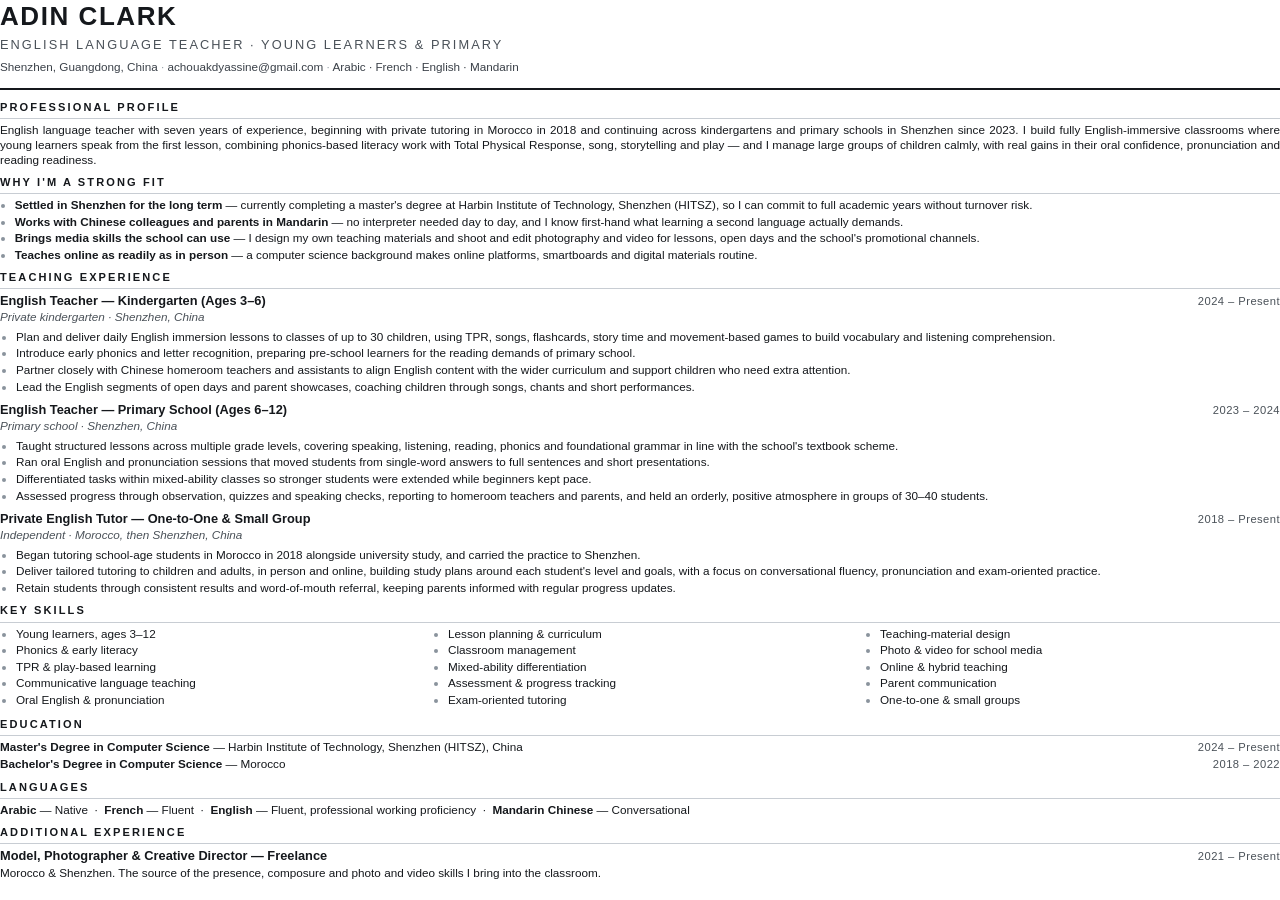
<file: cv/adin-clark-teaching-cv.html>
<!DOCTYPE html>
<html lang="en">
<head>
<meta charset="utf-8">
<title>Adin Clark — English Language Teacher · CV</title>
<style>
  @page { size: A4; margin: 10mm 13mm; }
  * { box-sizing: border-box; }
  html { -webkit-print-color-adjust: exact; print-color-adjust: exact; }
  body {
    margin: 0;
    font-family: "Helvetica Neue", Helvetica, Arial, sans-serif;
    font-size: 8.8pt;
    line-height: 1.25;
    color: #15181c;
    background: #fff;
  }
  a { color: inherit; text-decoration: none; }

  header { border-bottom: 1.6pt solid #15181c; padding-bottom: 6pt; margin-bottom: 8pt; }
  h1 {
    font-size: 19.5pt;
    letter-spacing: .06em;
    text-transform: uppercase;
    font-weight: 700;
    margin: 0 0 3pt;
  }
  .role {
    font-size: 9.6pt;
    letter-spacing: .16em;
    text-transform: uppercase;
    color: #4a5158;
    margin: 0 0 6pt;
  }
  .meta { font-size: 8.8pt; color: #3a4048; }
  .meta span:not(:last-child)::after { content: "  ·  "; color: #9aa2aa; }

  h2 {
    font-size: 8.3pt;
    letter-spacing: .19em;
    text-transform: uppercase;
    font-weight: 700;
    color: #15181c;
    margin: 6.5pt 0 3pt;
    padding-bottom: 2.5pt;
    border-bottom: .6pt solid #c8cdd3;
  }
  section:first-of-type h2 { margin-top: 0; }
  p { margin: 0 0 4pt; }
  .summary { text-align: justify; }

  .job { margin-bottom: 5.5pt; }
  .job:last-child { margin-bottom: 0; }
  .job-head { display: flex; justify-content: space-between; align-items: baseline; gap: 10pt; }
  .job-title { font-weight: 700; font-size: 9.6pt; }
  .job-when { font-size: 8.4pt; color: #4a5158; white-space: nowrap; letter-spacing: .04em; }
  .job-where { font-size: 8.8pt; color: #4a5158; font-style: italic; margin: 1pt 0 3.5pt; }
  ul { margin: 0; padding-left: 12pt; }
  li { margin-bottom: 1.6pt; }
  li::marker { color: #8a939c; }

  .cols { display: flex; gap: 16pt; }
  .cols > div { flex: 1; }
  .skills { margin: 0; padding-left: 12pt; }
  .skills li { margin-bottom: 1.4pt; }

  .lang { display: flex; justify-content: space-between; border-bottom: .4pt dotted #c8cdd3; padding: 2pt 0; }
  .lang span:last-child { color: #4a5158; font-size: 8.8pt; }

  .edu-line { display: flex; justify-content: space-between; align-items: baseline; gap: 10pt; }
  .note { font-size: 8.4pt; color: #4a5158; }
</style>
</head>
<body>

<header>
  <h1>Adin Clark</h1>
  <p class="role">English Language Teacher &middot; Young Learners &amp; Primary</p>
  <p class="meta">
    <span>Shenzhen, Guangdong, China</span>
    <span>achouakdyassine@gmail.com</span>
    <span>Arabic · French · English · Mandarin</span>
  </p>
</header>

<section>
  <h2>Professional Profile</h2>
  <p class="summary">English language teacher with seven years of experience, beginning with private tutoring in Morocco in 2018 and continuing across kindergartens and primary schools in Shenzhen since 2023. I build fully English-immersive classrooms where young learners speak from the first lesson, combining phonics-based literacy work with Total Physical Response, song, storytelling and play — and I manage large groups of children calmly, with real gains in their oral confidence, pronunciation and reading readiness.</p>
</section>


<section>
  <h2>Why I'm a Strong Fit</h2>
  <ul class="skills" style="padding-left:11pt">
    <li><strong>Settled in Shenzhen for the long term</strong> — currently completing a master's degree at Harbin Institute of Technology, Shenzhen (HITSZ), so I can commit to full academic years without turnover risk.</li>
    <li><strong>Works with Chinese colleagues and parents in Mandarin</strong> — no interpreter needed day to day, and I know first-hand what learning a second language actually demands.</li>
    <li><strong>Brings media skills the school can use</strong> — I design my own teaching materials and shoot and edit photography and video for lessons, open days and the school's promotional channels.</li>
    <li><strong>Teaches online as readily as in person</strong> — a computer science background makes online platforms, smartboards and digital materials routine.</li>
  </ul>
</section>

<section>
  <h2>Teaching Experience</h2>

  <div class="job">
    <div class="job-head">
      <span class="job-title">English Teacher — Kindergarten (Ages 3–6)</span>
      <span class="job-when">2024 – Present</span>
    </div>
    <p class="job-where">Private kindergarten · Shenzhen, China</p>
    <ul>
      <li>Plan and deliver daily English immersion lessons to classes of up to 30 children, using TPR, songs, flashcards, story time and movement-based games to build vocabulary and listening comprehension.</li>
      <li>Introduce early phonics and letter recognition, preparing pre-school learners for the reading demands of primary school.</li>
      <li>Partner closely with Chinese homeroom teachers and assistants to align English content with the wider curriculum and support children who need extra attention.</li>
      <li>Lead the English segments of open days and parent showcases, coaching children through songs, chants and short performances.</li>
    </ul>
  </div>

  <div class="job">
    <div class="job-head">
      <span class="job-title">English Teacher — Primary School (Ages 6–12)</span>
      <span class="job-when">2023 – 2024</span>
    </div>
    <p class="job-where">Primary school · Shenzhen, China</p>
    <ul>
      <li>Taught structured lessons across multiple grade levels, covering speaking, listening, reading, phonics and foundational grammar in line with the school's textbook scheme.</li>
      <li>Ran oral English and pronunciation sessions that moved students from single-word answers to full sentences and short presentations.</li>
      <li>Differentiated tasks within mixed-ability classes so stronger students were extended while beginners kept pace.</li>
      <li>Assessed progress through observation, quizzes and speaking checks, reporting to homeroom teachers and parents, and held an orderly, positive atmosphere in groups of 30–40 students.</li>
    </ul>
  </div>

  <div class="job">
    <div class="job-head">
      <span class="job-title">Private English Tutor — One-to-One &amp; Small Group</span>
      <span class="job-when">2018 – Present</span>
    </div>
    <p class="job-where">Independent · Morocco, then Shenzhen, China</p>
    <ul>
      <li>Began tutoring school-age students in Morocco in 2018 alongside university study, and carried the practice to Shenzhen.</li>
      <li>Deliver tailored tutoring to children and adults, in person and online, building study plans around each student's level and goals, with a focus on conversational fluency, pronunciation and exam-oriented practice.</li>
      <li>Retain students through consistent results and word-of-mouth referral, keeping parents informed with regular progress updates.</li>
    </ul>
  </div>
</section>

<section>
  <h2>Key Skills</h2>
  <div class="cols" style="gap:12pt">
    <div>
      <ul class="skills">
        <li>Young learners, ages 3–12</li>
        <li>Phonics &amp; early literacy</li>
        <li>TPR &amp; play-based learning</li>
        <li>Communicative language teaching</li>
        <li>Oral English &amp; pronunciation</li>
      </ul>
    </div>
    <div>
      <ul class="skills">
        <li>Lesson planning &amp; curriculum</li>
        <li>Classroom management</li>
        <li>Mixed-ability differentiation</li>
        <li>Assessment &amp; progress tracking</li>
        <li>Exam-oriented tutoring</li>
      </ul>
    </div>
    <div>
      <ul class="skills">
        <li>Teaching-material design</li>
        <li>Photo &amp; video for school media</li>
        <li>Online &amp; hybrid teaching</li>
        <li>Parent communication</li>
        <li>One-to-one &amp; small groups</li>
      </ul>
    </div>
  </div>
</section>

<section>
  <h2>Education</h2>
  <div class="edu-line">
    <span><strong>Master's Degree in Computer Science</strong> — Harbin Institute of Technology, Shenzhen (HITSZ), China</span>
    <span class="job-when">2024 – Present</span>
  </div>
  <div class="edu-line" style="margin-top:2pt">
    <span><strong>Bachelor's Degree in Computer Science</strong> — Morocco</span>
    <span class="job-when">2018 – 2022</span>
  </div>
</section>

<section>
  <h2>Languages</h2>
  <p><strong>Arabic</strong> — Native &nbsp;·&nbsp; <strong>French</strong> — Fluent &nbsp;·&nbsp; <strong>English</strong> — Fluent, professional working proficiency &nbsp;·&nbsp; <strong>Mandarin Chinese</strong> — Conversational</p>
</section>

<section>
  <h2>Additional Experience</h2>
  <div class="job-head">
    <span class="job-title">Model, Photographer &amp; Creative Director — Freelance</span>
    <span class="job-when">2021 – Present</span>
  </div>
  <p style="margin-top:1pt">Morocco &amp; Shenzhen. The source of the presence, composure and photo and video skills I bring into the classroom.</p>
</section>


</body>
</html>
</file>
<file: assets/css/base.css>
/* self-hosted */
@font-face{font-family:"Jost";src:url(../fonts/jost-latin-ext.woff2) format("woff2");font-weight:100 900;font-style:normal;font-display:swap;unicode-range:U+0100-02BA, U+02BD-02C5, U+02C7-02CC, U+02CE-02D7, U+02DD-02FF, U+0304, U+0308, U+0329, U+1D00-1DBF, U+1E00-1E9F, U+1EF2-1EFF, U+2020, U+20A0-20AB, U+20AD-20C0, U+2113, U+2C60-2C7F, U+A720-A7FF}
@font-face{font-family:"Jost";src:url(../fonts/jost-latin.woff2) format("woff2");font-weight:100 900;font-style:normal;font-display:swap;unicode-range:U+0000-00FF, U+0131, U+0152-0153, U+02BB-02BC, U+02C6, U+02DA, U+02DC, U+0304, U+0308, U+0329, U+2000-206F, U+20AC, U+2122, U+2191, U+2193, U+2212, U+2215, U+FEFF, U+FFFD}
@font-face{font-family:"EB Garamond";src:url(../fonts/ebgaramond-latin-i.woff2) format("woff2");font-weight:100 900;font-style:italic;font-display:swap;unicode-range:U+0000-00FF, U+0131, U+0152-0153, U+02BB-02BC, U+02C6, U+02DA, U+02DC, U+0304, U+0308, U+0329, U+2000-206F, U+20AC, U+2122, U+2191, U+2193, U+2212, U+2215, U+FEFF, U+FFFD}
@font-face{font-family:"EB Garamond";src:url(../fonts/ebgaramond-latin.woff2) format("woff2");font-weight:100 900;font-style:normal;font-display:swap;unicode-range:U+0000-00FF, U+0131, U+0152-0153, U+02BB-02BC, U+02C6, U+02DA, U+02DC, U+0304, U+0308, U+0329, U+2000-206F, U+20AC, U+2122, U+2191, U+2193, U+2212, U+2215, U+FEFF, U+FFFD}

/* ==========================================================
   ACHOUAK YASSINE — NOIR
   Pure black. Monochrome photography. Almost no interface.
   Jost (light, letterspaced) · EB Garamond (frame titles)
   ========================================================== */
:root{
  --bg:#000; --fg:#fff;
  --f1:rgba(255,255,255,.62); --f2:rgba(255,255,255,.40); --f3:rgba(255,255,255,.22);
  --rule:rgba(255,255,255,.16);
  --inv-bg:#F4F2EE; --inv-fg:#0A0A0A;
  --inv-f1:rgba(10,10,10,.62); --inv-rule:rgba(10,10,10,.18);
  --sans:Jost,"Helvetica Neue",Arial,sans-serif;
  --serif:"EB Garamond",Georgia,serif;
  --pad:clamp(1.25rem,4vw,3.5rem);
  --e:cubic-bezier(.22,1,.36,1);
}
*,*::before,*::after{box-sizing:border-box}
*{margin:0;padding:0}
html{-webkit-text-size-adjust:100%}
.lenis.lenis-smooth{scroll-behavior:auto!important}
body{background:var(--bg);color:var(--fg);font-family:var(--sans);font-weight:300;
  font-size:1rem;line-height:1.65;-webkit-font-smoothing:antialiased;
  -moz-osx-font-smoothing:grayscale;overflow-x:hidden}
img{display:block;max-width:100%;height:auto}
button{font:inherit;color:inherit;background:none;border:none;cursor:pointer}
a{color:inherit;text-decoration:none}
::selection{background:#fff;color:#000}
:where(a,button,input,textarea,[tabindex]):focus-visible{outline:1px solid #fff;outline-offset:5px}
.skip{position:fixed;top:-200px;left:var(--pad);z-index:10020;background:#fff;color:#000;
  padding:.8rem 1.2rem;font-size:.7rem;letter-spacing:.2em;text-transform:uppercase;transition:top .2s}
.skip:focus{top:1rem}
.vh{position:absolute!important;width:1px;height:1px;overflow:hidden;clip:rect(0 0 0 0);white-space:nowrap}

/* ---------- type: small, wide, restrained ---------- */
.tr{font-size:.68rem;font-weight:300;letter-spacing:.34em;text-transform:uppercase}
.tr-s{font-size:.62rem;font-weight:300;letter-spacing:.28em;text-transform:uppercase;color:var(--f2)}
.name{font-size:clamp(.95rem,1.9vw,1.6rem);font-weight:200;letter-spacing:.5em;text-transform:uppercase}
.stmt{font-family:var(--serif);font-weight:400;font-size:clamp(1.7rem,4.4vw,3.6rem);
  line-height:1.18;letter-spacing:-.005em;max-width:22ch}
.stmt em{font-style:italic}
.body{font-size:1.02rem;font-weight:300;line-height:1.75;color:var(--f1);max-width:46ch}
.ttl{font-family:var(--serif);font-size:1.25rem;font-weight:400;letter-spacing:0;line-height:1.2}
.num{font-size:.62rem;font-weight:300;letter-spacing:.24em;font-variant-numeric:tabular-nums;color:var(--f2)}
.wrap{max-width:1680px;margin-inline:auto;padding-inline:var(--pad)}
.sec{padding-block:clamp(4rem,10vw,9rem)}
hr.r{border:0;height:1px;background:var(--rule)}

/* motion primitives */
.js [data-rv]{opacity:0}
.js [data-clip] img{transform:scale(1.06)}
.js [data-clip]{clip-path:inset(0 0 100% 0)}

/* ---------- PRELOADER ---------- */
#pre{position:fixed;inset:0;z-index:10010;background:#000;display:grid;place-content:center;
  justify-items:center;gap:2rem}
#pre .n{font-size:.72rem;font-weight:200;letter-spacing:.55em;text-transform:uppercase;color:#fff}
#pre .b{width:min(180px,46vw);height:1px;background:rgba(255,255,255,.2)}
#pre .b i{display:block;height:100%;width:0;background:#fff}
#pre .c{font-size:.6rem;letter-spacing:.3em;color:var(--f2);font-variant-numeric:tabular-nums}

/* ---------- TRANSITION ---------- */
#curtain{position:fixed;inset:0;z-index:10000;background:#000;pointer-events:none;transform:translateY(100%)}
#curtain .cw{position:absolute;inset:0;display:grid;place-content:center;opacity:0;
  font-size:.72rem;font-weight:200;letter-spacing:.5em;text-transform:uppercase;color:#fff}

/* ---------- NAV ---------- */
.nav{position:fixed;inset:0 0 auto;z-index:900;display:flex;align-items:center;
  justify-content:space-between;gap:1rem;padding:1.5rem var(--pad);
  transition:background .5s var(--e)}
.nav.stuck{background:rgba(0,0,0,.72);backdrop-filter:blur(10px)}
.inv .nav{color:var(--inv-fg)}
.inv .nav.stuck{background:rgba(244,242,238,.78)}
.nav__m{font-size:.68rem;font-weight:300;letter-spacing:.42em;text-transform:uppercase}
.nav__l{display:flex;gap:2.2rem}
.nav__l a{font-size:.62rem;font-weight:300;letter-spacing:.28em;text-transform:uppercase;
  opacity:.5;transition:opacity .4s}
.nav__l a:hover,.nav__l a[aria-current=page]{opacity:1}
#burger{display:none;width:40px;height:40px;place-items:center}
#burger span{display:block;width:20px;height:1px;background:currentColor;position:relative}
#burger span::before,#burger span::after{content:"";position:absolute;left:0;width:20px;height:1px;
  background:currentColor;transition:transform .4s var(--e)}
#burger span::before{top:-6px}#burger span::after{top:6px}
#burger[aria-expanded=true] span{background:transparent}
#burger[aria-expanded=true] span::before{transform:translateY(6px) rotate(45deg)}
#burger[aria-expanded=true] span::after{transform:translateY(-6px) rotate(-45deg)}
#menu{position:fixed;inset:0;z-index:880;background:#000;display:flex;flex-direction:column;
  justify-content:center;gap:.1rem;padding:var(--pad);clip-path:inset(0 0 100% 0);
  transition:clip-path .9s var(--e)}
#menu.open{clip-path:inset(0 0 0 0)}
#menu a{font-size:clamp(.95rem,4.5vw,1.4rem);font-weight:200;letter-spacing:.4em;text-transform:uppercase;
  color:#fff;padding-block:1rem;border-bottom:1px solid var(--rule);display:flex;
  justify-content:space-between;align-items:baseline;transition:padding-left .5s var(--e),opacity .3s}
#menu a:hover{padding-left:.8rem;opacity:.6}
#menu a i{font-size:.6rem;letter-spacing:.2em;color:var(--f2);font-style:normal}

/* ---------- HOME ---------- */
#stage{position:relative;height:100svh;min-height:560px;overflow:hidden}
#stage .bg{position:absolute;inset:0}
#stage .bg img{width:100%;height:100%;object-fit:cover;object-position:50% 38%;
  filter:grayscale(1) contrast(1.08) brightness(.86)}
#stage .veil{position:absolute;inset:0;
  background:linear-gradient(to bottom,rgba(0,0,0,.55) 0%,rgba(0,0,0,.04) 34%,rgba(0,0,0,.10) 52%,rgba(0,0,0,.86) 100%)}
#stage .foot{position:absolute;left:0;right:0;bottom:0;z-index:3;padding:0 var(--pad) clamp(1.6rem,4vh,2.6rem)}
#stage h1{margin-bottom:clamp(1rem,2.4vh,1.6rem)}
#stage .bar{display:flex;flex-wrap:wrap;justify-content:space-between;gap:.7rem 2rem;
  align-items:flex-end;border-top:1px solid var(--rule);padding-top:1.1rem}
#stage .bar .r{display:flex;flex-wrap:wrap;gap:.6rem 2.2rem;color:var(--f2)}
.scroll-c{position:absolute;right:var(--pad);top:50%;z-index:3;transform:translateY(-50%) rotate(90deg);
  transform-origin:right center;font-size:.58rem;letter-spacing:.42em;text-transform:uppercase;
  color:rgba(255,255,255,.75);text-shadow:0 1px 8px rgba(0,0,0,.6)}

/* ---------- INDEX / CHAPTERS ---------- */
.split{display:grid;grid-template-columns:1fr 1.5fr;gap:clamp(1.5rem,5vw,5rem);align-items:start}
.chs{border-top:1px solid var(--rule)}
.ch{display:grid;grid-template-columns:4rem 1fr auto;align-items:center;gap:1.4rem;
  padding:clamp(1.5rem,3.4vw,2.6rem) 0;border-bottom:1px solid var(--rule);
  transition:padding-left .7s var(--e),opacity .4s}
.ch:hover{padding-left:1.2rem}
.ch__t{font-size:clamp(1rem,2.4vw,1.7rem);font-weight:200;letter-spacing:.34em;text-transform:uppercase}
.ch__d{font-size:.62rem;letter-spacing:.22em;text-transform:uppercase;color:var(--f2);text-align:right;max-width:22ch}
.peek{position:fixed;top:0;left:0;width:clamp(160px,15vw,240px);aspect-ratio:3/4;z-index:5;
  pointer-events:none;opacity:0;overflow:hidden;transform:translate(-50%,-50%)}
.peek img{width:100%;height:100%;object-fit:cover;filter:grayscale(1)}
@media (hover:none){.peek{display:none}}

/* ---------- FRAMES (work) ---------- */
.frames{display:flex;flex-direction:column;gap:clamp(3rem,7vw,6.5rem)}
.fr{display:flex;flex-direction:column;align-items:flex-start;width:100%;text-align:left}
.fr__box{max-width:100%}
.fr__m{position:relative;overflow:hidden;background:#0A0A0A;cursor:pointer}
.fr__m img{display:block;max-height:clamp(380px,74vh,880px);width:auto;max-width:100%;
  filter:grayscale(1) contrast(1.05);
  transition:filter 1.1s var(--e),transform 1.4s var(--e)}
.fr:hover .fr__m img,.fr:focus-visible .fr__m img{filter:grayscale(0) contrast(1);transform:scale(1.02)}
.fr__c{display:flex;flex-wrap:wrap;justify-content:space-between;gap:.5rem 2rem;
  align-items:baseline;padding-top:1rem}
.fr__c .l{display:flex;align-items:baseline;gap:1.2rem}
.fr--l{align-items:flex-start}
.fr--r{align-items:flex-end}
.fr--n{align-items:center}
.hint{font-size:.58rem;letter-spacing:.24em;text-transform:uppercase;color:var(--f3)}

/* ---------- INVERTED SECTION ---------- */
.inv-sec{background:var(--inv-bg);color:var(--inv-fg)}
.inv-sec .body{color:var(--inv-f1)}
.inv-sec hr.r,.inv-sec .chs,.inv-sec .ch{border-color:var(--inv-rule)}
.inv-sec .num,.inv-sec .tr-s{color:rgba(10,10,10,.45)}
.cutwrap{display:grid;grid-template-columns:1fr 1fr;gap:clamp(2rem,6vw,5rem);align-items:end}
.cutwrap img{width:100%;height:auto;filter:grayscale(1) contrast(1.04)}

/* ---------- STORY ---------- */
.chap{display:grid;grid-template-columns:8rem 1fr;gap:clamp(1.2rem,4vw,4rem);
  padding-block:clamp(3rem,8vw,6.5rem);border-top:1px solid var(--rule)}
.chap__y{font-size:.66rem;letter-spacing:.28em;color:var(--f2);padding-top:.4rem}
.chap__b{display:grid;gap:1.1rem;max-width:60ch}
.chap__fig{margin-top:1.6rem}
.chap__fig img{width:100%;filter:grayscale(1) contrast(1.05)}

/* ---------- BOOKING ---------- */
.bk{border-top:1px solid var(--rule)}
.bkr{display:grid;grid-template-columns:3rem 1.3fr 1fr auto;align-items:center;gap:1rem 1.8rem;
  padding:1.6rem 0;border-bottom:1px solid var(--rule);transition:padding-left .6s var(--e)}
.bkr:hover{padding-left:1rem}
.bkr__t{font-size:clamp(.8rem,1.6vw,1.05rem);font-weight:300;letter-spacing:.24em;text-transform:uppercase}
.bkr__f{font-size:.8rem;color:var(--f2);font-weight:300}
.bkr__b{font-size:.6rem;letter-spacing:.24em;text-transform:uppercase;color:var(--f2);
  border-bottom:1px solid var(--rule);padding-bottom:.3rem;white-space:nowrap;transition:color .35s,border-color .35s}
.bkr__b:hover{color:#fff;border-color:#fff}

/* ---------- FORM ---------- */
.cg{display:grid;grid-template-columns:1fr 1fr;gap:clamp(2rem,6vw,5rem);align-items:start}
.form{display:flex;flex-direction:column;gap:1.6rem}
.f{display:flex;flex-direction:column;gap:.5rem}
.f label{font-size:.6rem;letter-spacing:.26em;text-transform:uppercase;color:var(--f2)}
.f input,.f textarea{background:transparent;border:0;border-bottom:1px solid var(--rule);
  padding:.7rem 0;font-family:var(--sans);font-size:.98rem;font-weight:300;color:#fff;
  resize:vertical;transition:border-color .4s}
.f input:focus,.f textarea:focus{outline:none;border-color:#fff}
.f .cnt{font-size:.58rem;color:var(--f3);text-align:right}
.send{align-self:flex-start;font-size:.64rem;letter-spacing:.3em;text-transform:uppercase;
  border-bottom:1px solid #fff;padding-bottom:.4rem;transition:opacity .3s}
.send:hover{opacity:.6}
.socs{display:grid;border-top:1px solid var(--rule);margin-top:2rem}
.soc{display:flex;align-items:center;gap:1.4rem;padding:1.15rem .1rem;border-bottom:1px solid var(--rule);
  width:100%;text-align:left;transition:padding-left .5s var(--e)}
.soc:hover{padding-left:.8rem}
.soc__n{font-size:.6rem;letter-spacing:.26em;text-transform:uppercase;color:var(--f2);width:6rem;flex:none}
.soc__h{flex:1;min-width:0;overflow-wrap:anywhere;font-size:.95rem;font-weight:300}
.soc__a{flex:none;color:var(--f3);font-size:.8rem;transition:color .3s,transform .4s var(--e)}
.soc:hover .soc__a{color:#fff;transform:translateX(4px)}

/* ---------- FOOTER ---------- */
.ft{border-top:1px solid var(--rule);padding:clamp(2.5rem,6vw,4rem) var(--pad) 2rem;
  display:flex;flex-wrap:wrap;gap:1.5rem 3rem;justify-content:space-between;align-items:flex-end}
.ft__l{display:flex;flex-wrap:wrap;gap:.6rem 2rem}
.ft__l a{font-size:.6rem;letter-spacing:.26em;text-transform:uppercase;color:var(--f2);transition:color .3s}
.ft__l a:hover{color:#fff}

/* ---------- LIGHTBOX: colour revealed here ---------- */
#lb{position:fixed;inset:0;z-index:9500;background:#000;display:grid;
  grid-template-rows:1fr auto;opacity:0;visibility:hidden;transition:opacity .6s var(--e),visibility .6s}
#lb.open{opacity:1;visibility:visible}
#lb .stg{display:grid;place-items:center;padding:clamp(3.5rem,7vw,5rem) var(--pad) 1rem;min-height:0}
#lb .stg img{max-width:100%;max-height:78vh;width:auto;object-fit:contain}
#lb .sd{display:flex;flex-wrap:wrap;justify-content:space-between;align-items:flex-end;gap:1rem 2rem;
  padding:1.2rem var(--pad) 1.8rem;border-top:1px solid var(--rule)}
#lb .sd p{color:var(--f1);font-size:.9rem;font-weight:300;max-width:52ch;margin-top:.5rem}
#lb .nv{display:flex;gap:1.8rem}
#lb .nv button{font-size:.6rem;letter-spacing:.26em;text-transform:uppercase;color:var(--f2);transition:color .3s}
#lb .nv button:hover{color:#fff}
#lb .cl{position:absolute;top:1.2rem;right:var(--pad);z-index:3;font-size:.6rem;letter-spacing:.26em;
  text-transform:uppercase;color:var(--f2);transition:color .3s}
#lb .cl:hover{color:#fff}

/* ---------- RESPONSIVE ---------- */
@media (max-width:900px){
  .nav__l{display:none} #burger{display:grid}
  .split,.cg,.cutwrap{grid-template-columns:1fr}
  .chap{grid-template-columns:1fr;gap:.6rem}
  .fr--l,.fr--r,.fr--n{align-items:stretch}
  .fr__m img{max-height:none;width:100%}
  .scroll-c{display:none}
  .bkr{grid-template-columns:2.4rem 1fr;gap:.4rem 1rem}
  .bkr__f{grid-column:2}
  .bkr__b{grid-column:2;justify-self:start;margin-top:.4rem}
}
@media (prefers-reduced-motion:reduce){
  *,*::before,*::after{animation-duration:.001ms!important;transition-duration:.001ms!important}
  .js [data-rv]{opacity:1!important}
  .js [data-clip]{clip-path:none!important}
  .js [data-clip] img{transform:none!important}
}
</file>
